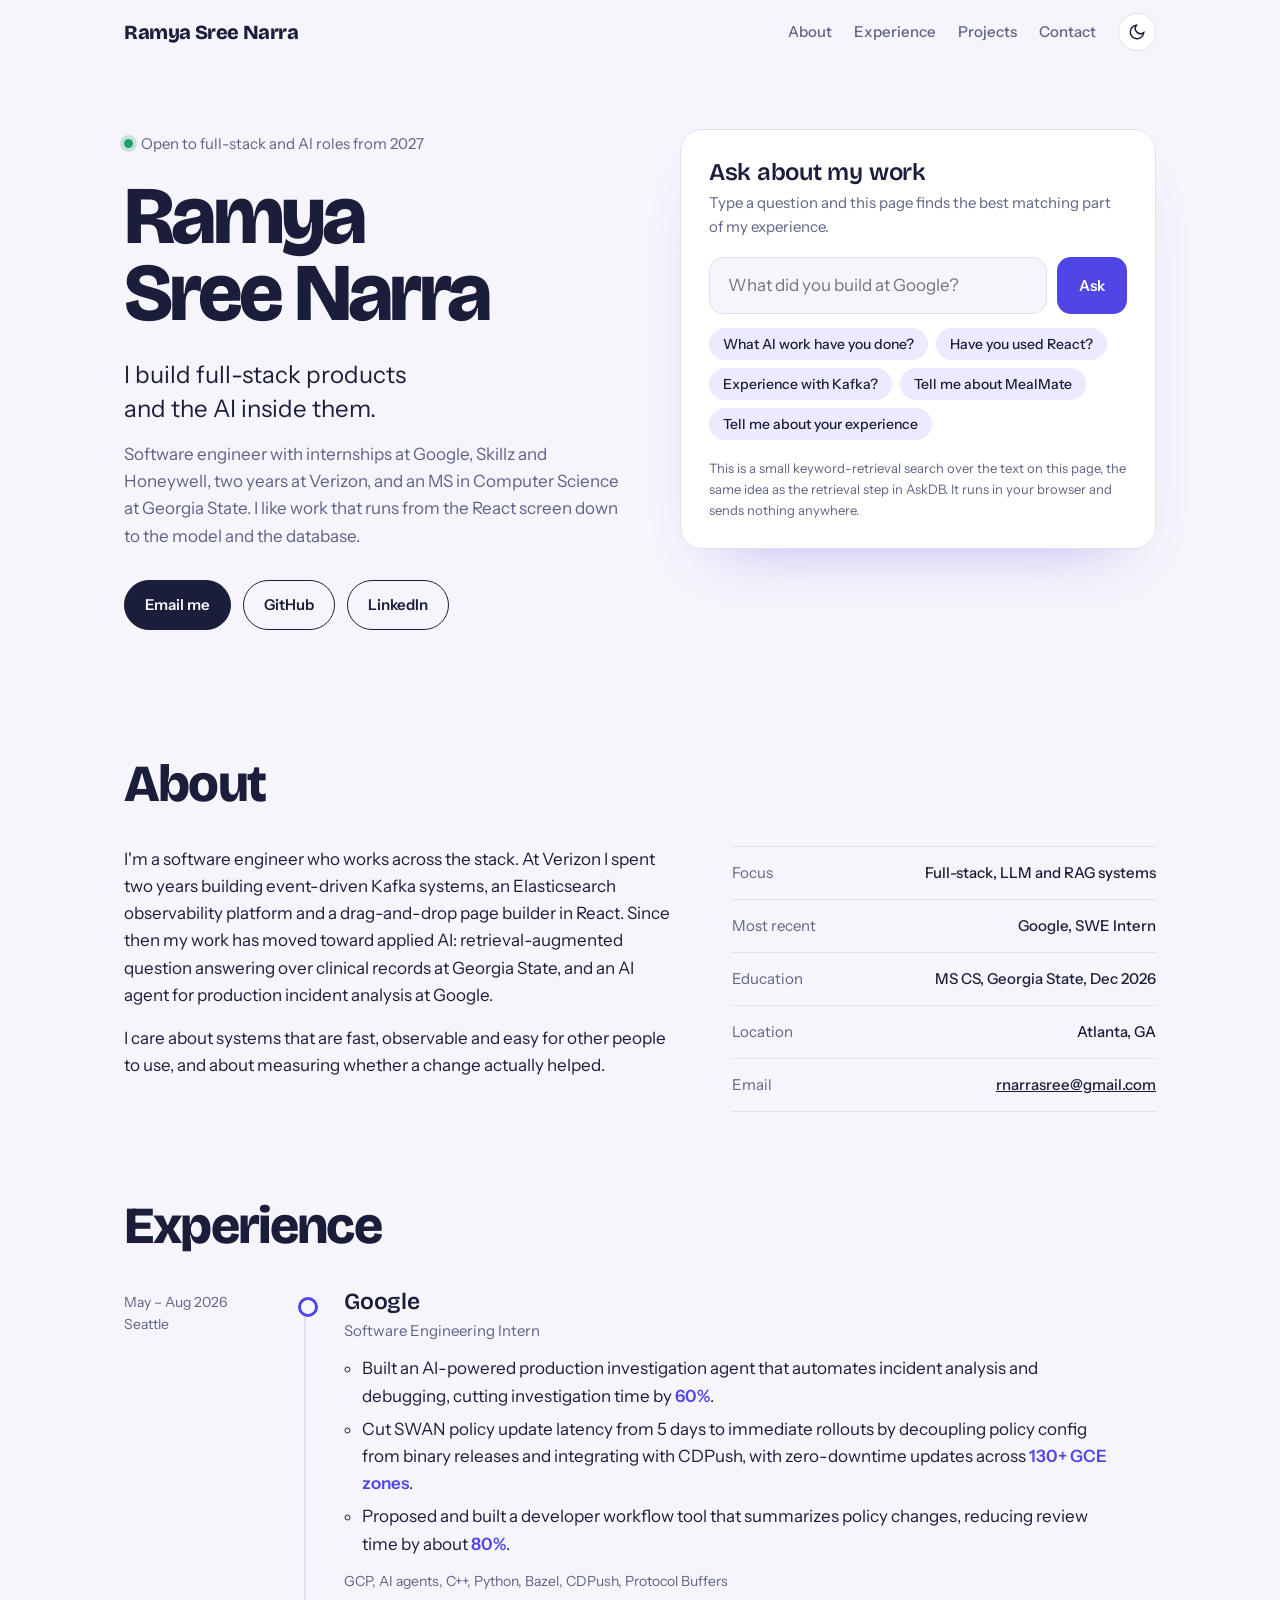
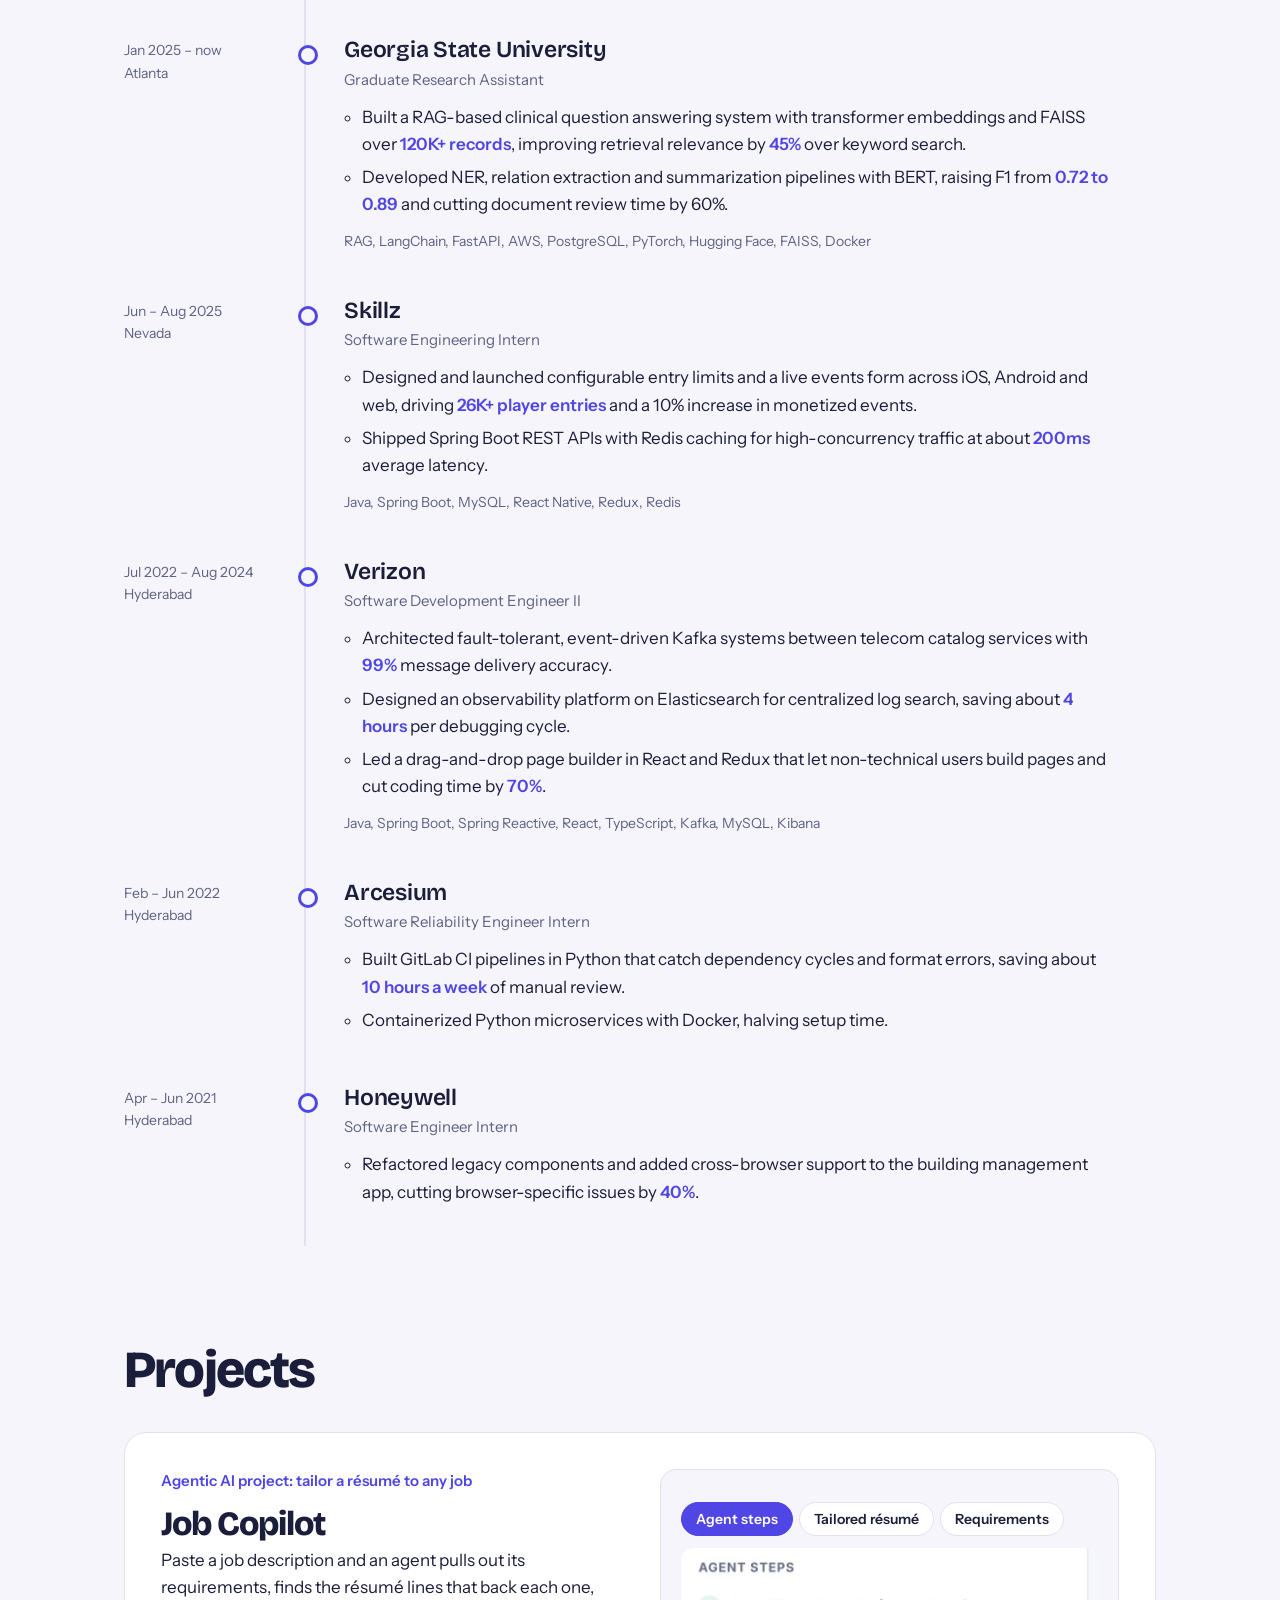
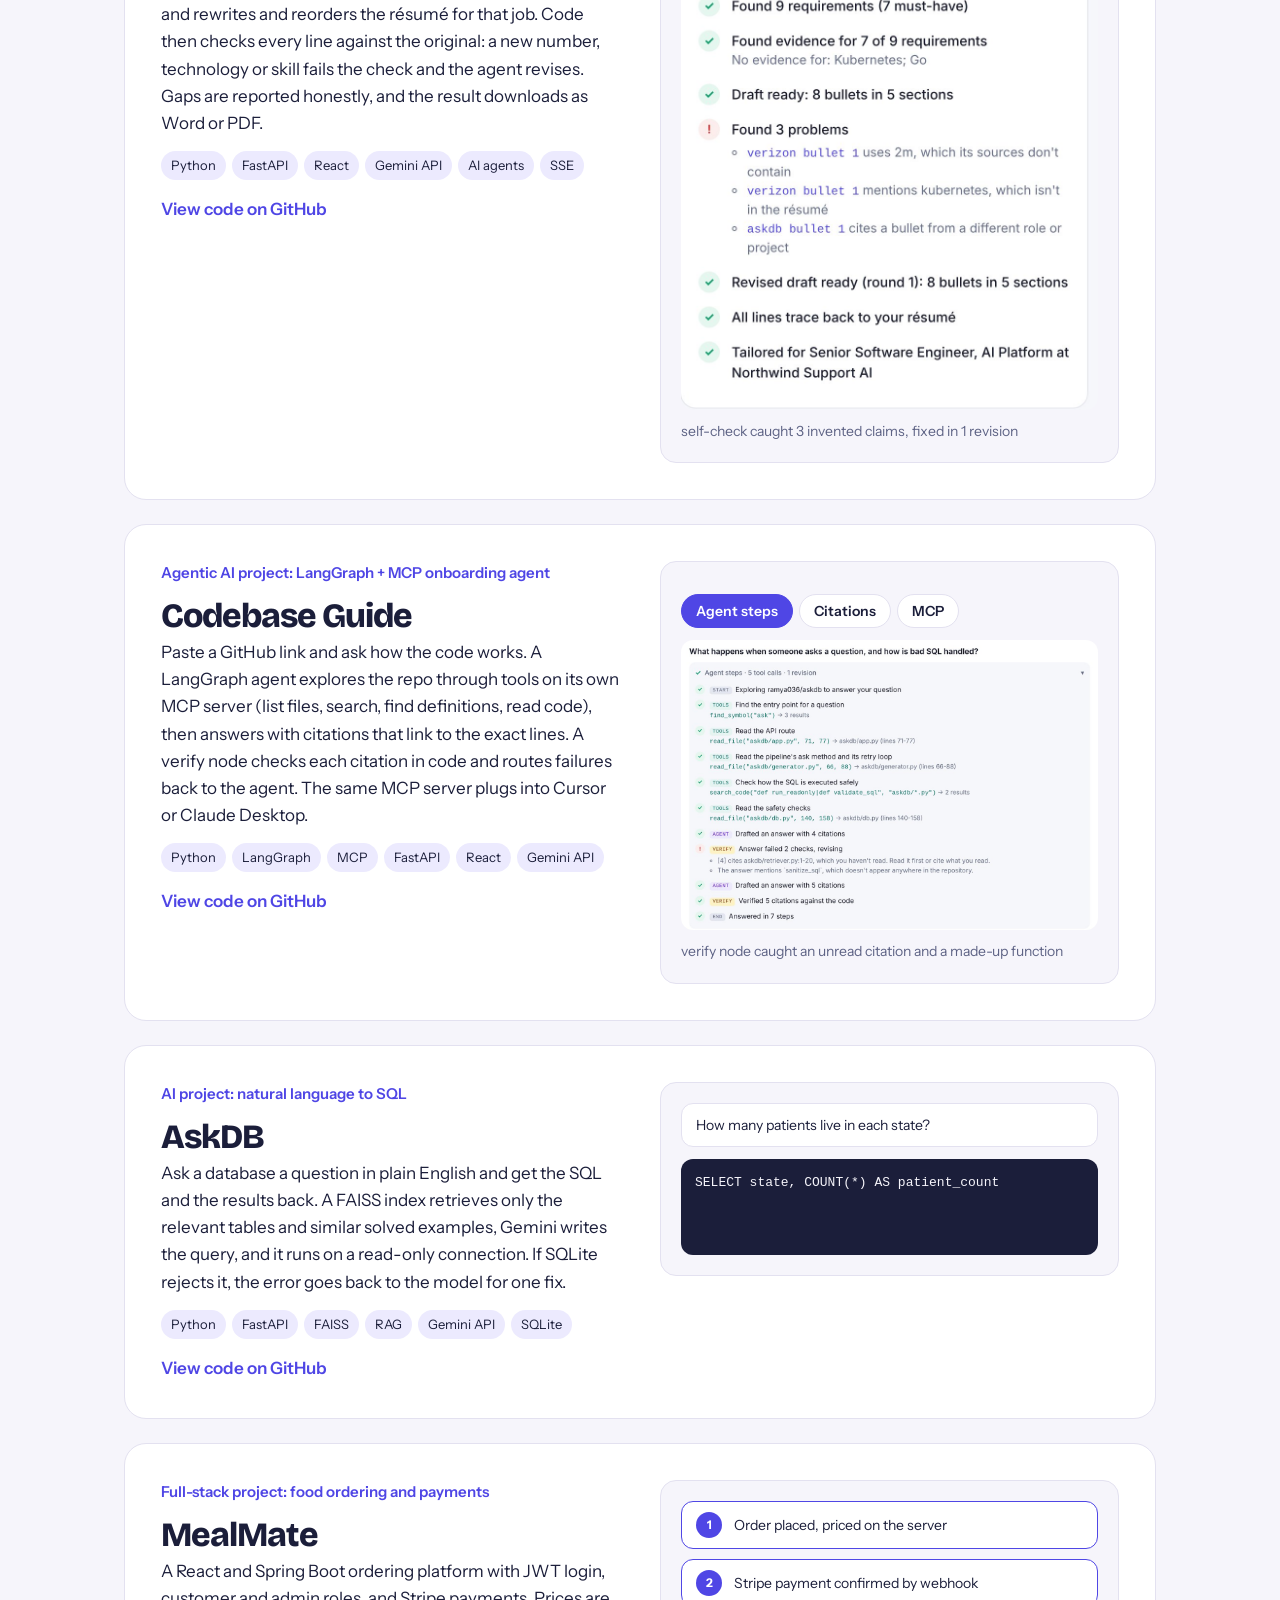
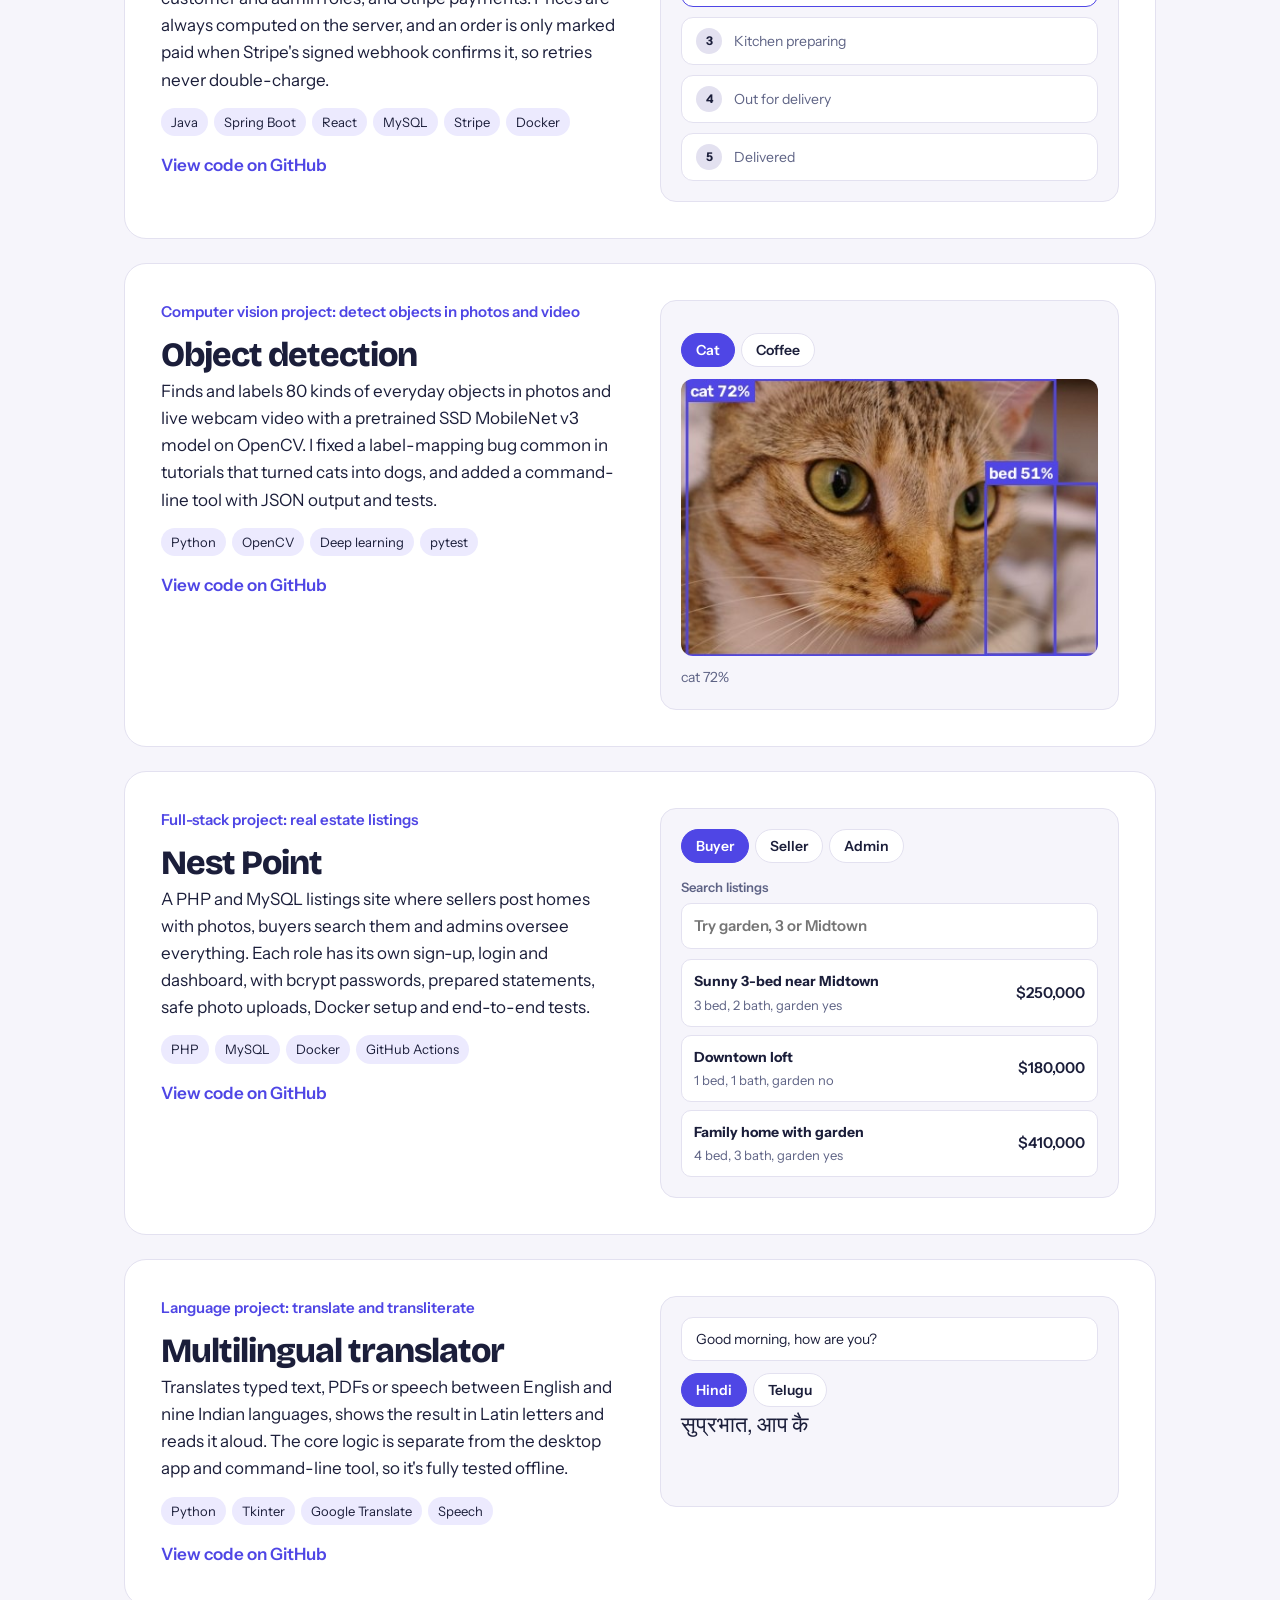
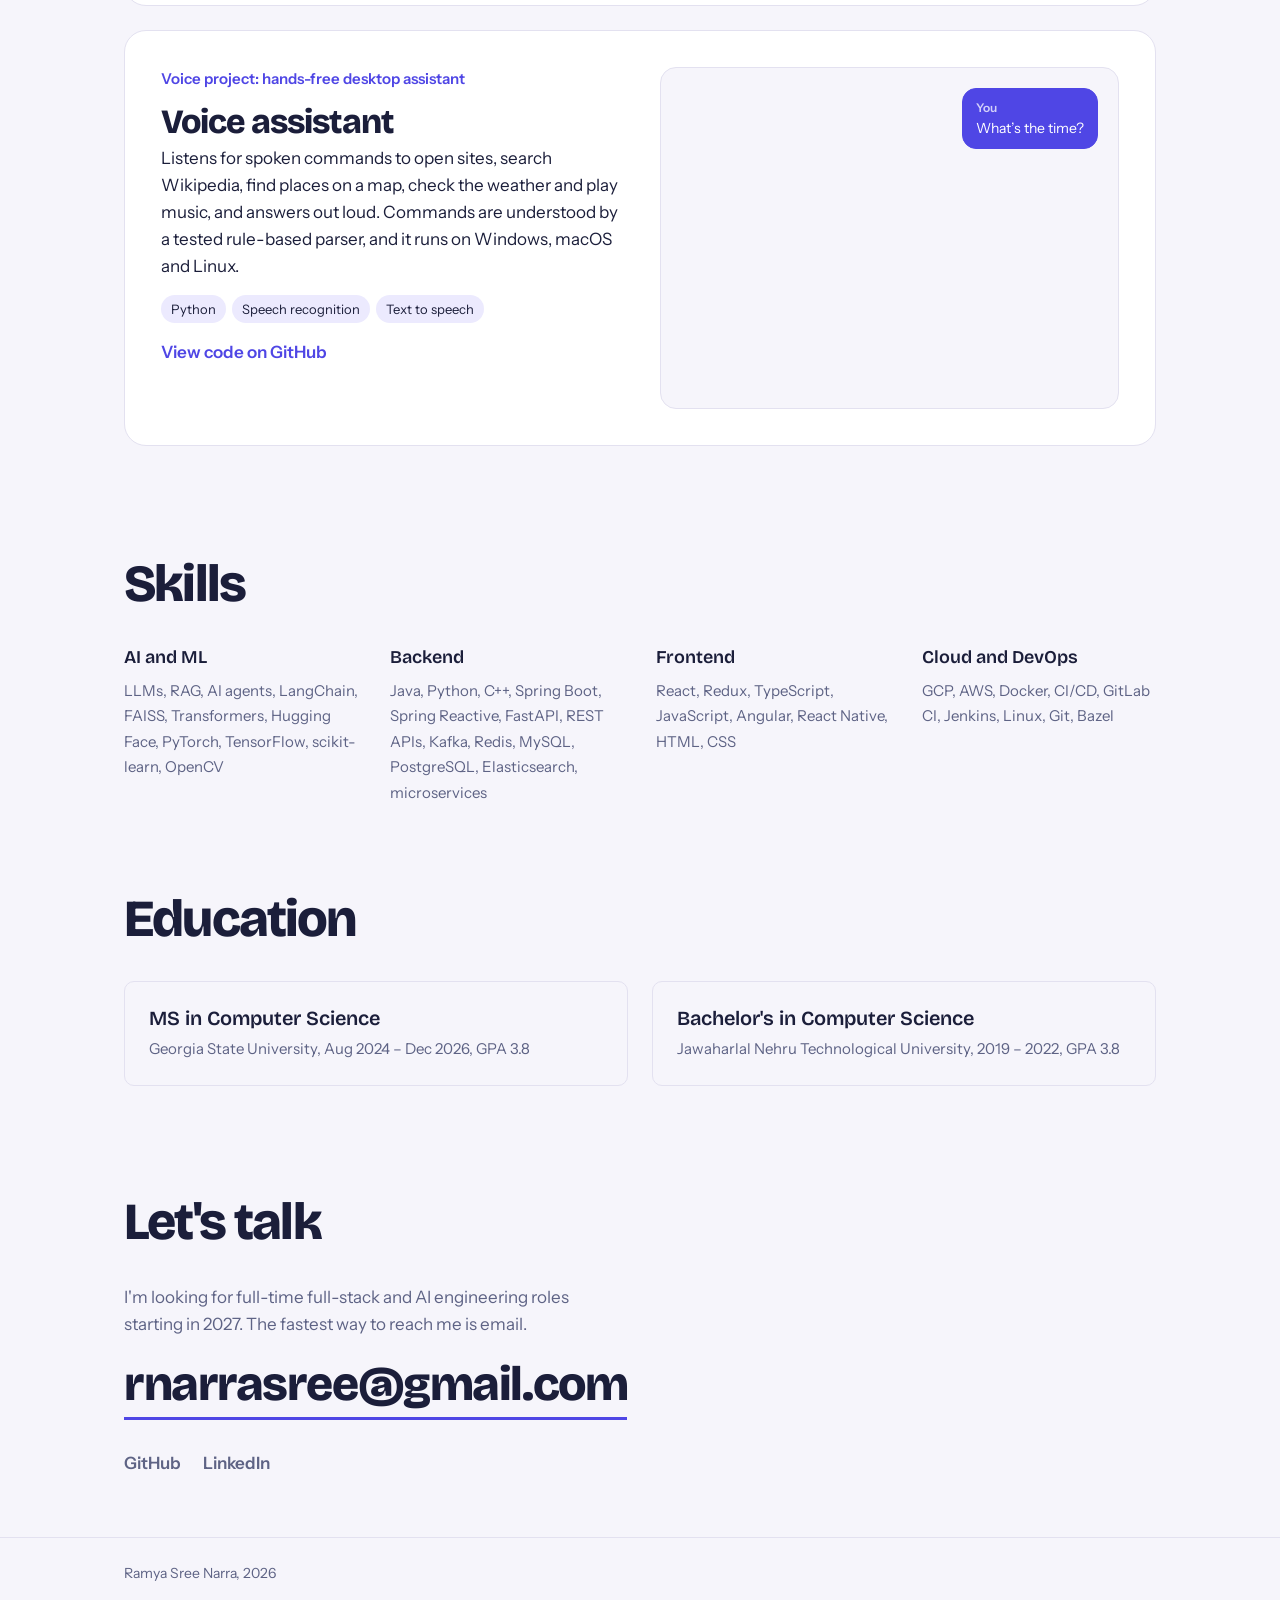
<file: index.html>
<!doctype html>
<html lang="en">
<head>
<meta charset="utf-8">
<meta name="viewport" content="width=device-width, initial-scale=1">
<title>Ramya Sree Narra — Full-Stack & AI Engineer</title>
<meta name="description" content="Ramya Sree Narra builds full-stack products and the AI inside them. Ex-Google SWE intern, MS CS at Georgia State. Open to full-stack and AI engineering roles.">
<meta property="og:title" content="Ramya Sree Narra — Full-Stack & AI Engineer">
<meta property="og:description" content="I build full-stack products and the AI inside them.">
<meta property="og:type" content="website">
<link rel="icon" href="data:image/svg+xml,%3Csvg xmlns='http://www.w3.org/2000/svg' viewBox='0 0 64 64'%3E%3Crect width='64' height='64' rx='14' fill='%234F46E5'/%3E%3Ctext x='50%25' y='56%25' text-anchor='middle' dominant-baseline='middle' font-family='Arial' font-weight='700' font-size='30' fill='white'%3ER%3C/text%3E%3C/svg%3E">
<link rel="preconnect" href="https://fonts.googleapis.com">
<link rel="preconnect" href="https://fonts.gstatic.com" crossorigin>
<link href="https://fonts.googleapis.com/css2?family=Bricolage+Grotesque:opsz,wght@12..96,400;12..96,600;12..96,800&family=Instrument+Sans:wght@400;500;600&display=swap" rel="stylesheet">
<style>
:root{
  --paper:#F6F5FB; --surface:#FFFFFF; --ink:#1B1E3A; --muted:#5E6385; --line:#E3E1F0;
  --accent:#4F46E5; --accent-soft:#ECEAFE; --mark:#FFC857; --mark-ink:#1B1E3A;
  --display:"Bricolage Grotesque", "Avenir Next", system-ui, sans-serif;
  --body:"Instrument Sans", "Segoe UI", system-ui, sans-serif;
  --radius-lg:22px; --radius-sm:10px;
  color-scheme: light;
}
@media (prefers-color-scheme: dark){
  :root:not([data-theme="light"]){
    --paper:#13152B; --surface:#1B1E3A; --ink:#ECEBF7; --muted:#A3A6C4; --line:#2C3054;
    --accent:#9A93FF; --accent-soft:#262A55; --mark:#FFC857; --mark-ink:#1B1E3A; color-scheme: dark;
  }
}
:root[data-theme="dark"]{
  --paper:#13152B; --surface:#1B1E3A; --ink:#ECEBF7; --muted:#A3A6C4; --line:#2C3054;
  --accent:#9A93FF; --accent-soft:#262A55; --mark:#FFC857; --mark-ink:#1B1E3A; color-scheme: dark;
}

*{box-sizing:border-box}
html{scroll-behavior:smooth}
body{margin:0;background:var(--paper);color:var(--ink);font:400 17px/1.6 var(--body);-webkit-font-smoothing:antialiased}
a{color:inherit}
:focus-visible{outline:3px solid var(--accent);outline-offset:3px;border-radius:6px}
.wrap{max-width:1080px;margin:0 auto;padding:0 24px}
.skip{position:absolute;left:-999px}
.skip:focus{left:16px;top:12px;background:var(--surface);padding:8px 12px;z-index:10}

/* Top bar */
.bar{position:sticky;top:0;z-index:5;background:color-mix(in srgb,var(--paper) 88%,transparent);backdrop-filter:blur(10px);border-bottom:1px solid transparent;transition:border-color .2s}
.bar.scrolled{border-bottom-color:var(--line)}
.bar .wrap{display:flex;align-items:center;justify-content:space-between;height:64px;gap:16px}
.logo{font:800 20px/1 var(--display);text-decoration:none;letter-spacing:-.02em}
.nav{display:flex;align-items:center;gap:22px}
.nav a{text-decoration:none;color:var(--muted);font-weight:500;font-size:15px}
.nav a:hover{color:var(--ink)}
.theme{border:1px solid var(--line);background:var(--surface);color:var(--ink);width:38px;height:38px;border-radius:50%;cursor:pointer;display:grid;place-items:center}
.theme svg{width:18px;height:18px}

/* Hero */
.hero{padding:64px 0 40px;display:grid;grid-template-columns:minmax(0,1.05fr) minmax(0,1fr);gap:56px;align-items:start}
@media (max-width: 1000px){.hero{grid-template-columns:1fr;gap:0}}
.status{display:inline-flex;align-items:center;gap:8px;font-size:15px;color:var(--muted);margin:0 0 22px}
.status i{width:9px;height:9px;border-radius:50%;background:#22A06B;box-shadow:0 0 0 4px color-mix(in srgb,#22A06B 22%,transparent)}
h1{font:800 clamp(48px,6.4vw,96px)/.94 var(--display);letter-spacing:-.045em;margin:0}
h1 span{white-space:nowrap}
h1 span{display:block}
.lede{font-size:clamp(19px,2.2vw,24px);line-height:1.45;max-width:30ch;text-wrap:balance;margin:26px 0 0;color:var(--ink)}
.lede-sub{color:var(--muted);max-width:60ch;margin:14px 0 0}
.actions{display:flex;flex-wrap:wrap;gap:12px;margin-top:30px}
.btn{display:inline-flex;align-items:center;gap:8px;padding:12px 20px;border-radius:999px;font-weight:600;font-size:15px;text-decoration:none;border:1.5px solid var(--ink);transition:background .15s,color .15s}
.btn.primary{background:var(--ink);color:var(--paper)}
.btn.primary:hover{background:var(--accent);border-color:var(--accent);color:#fff}
.btn:not(.primary):hover{background:var(--ink);color:var(--paper)}
.btn svg{width:18px;height:18px}

/* Ask */
.ask{margin-top:0;background:var(--surface);border:1px solid var(--line);border-radius:var(--radius-lg);padding:28px;box-shadow:0 30px 60px -40px color-mix(in srgb,var(--accent) 45%,transparent)}
.ask h2{font:600 24px/1.2 var(--display);margin:0 0 4px;letter-spacing:-.01em}
.ask p.hint{margin:0 0 18px;color:var(--muted);font-size:15px}
.ask form{display:flex;gap:10px}
.ask input{flex:1;min-width:0;font:inherit;font-size:17px;padding:14px 18px;border-radius:14px;border:1.5px solid var(--line);background:var(--paper);color:var(--ink)}
.ask input:focus{outline:none;border-color:var(--accent)}
.ask button[type=submit]{font:600 15px var(--body);padding:0 22px;border-radius:14px;border:0;background:var(--accent);color:#fff;cursor:pointer}
.chips{display:flex;flex-wrap:wrap;gap:8px;margin:14px 0 0;padding:0;list-style:none}
.chips button{font:500 14px var(--body);color:var(--ink);background:var(--accent-soft);border:0;border-radius:999px;padding:7px 14px;cursor:pointer}
.chips button:hover{background:var(--accent);color:#fff}
.answer{margin-top:22px;min-height:0}
.answer:empty{display:none}
.result{border-left:3px solid var(--accent);padding:4px 0 4px 18px;margin-top:14px}
.result:first-child{margin-top:0}
.result p{margin:0;max-width:72ch}
.result p + p{margin-top:8px}
.result .lead{font-weight:500}
.result .also{color:var(--muted);font-size:14px;margin-top:10px}
.also-list{margin:4px 0 0;padding-left:18px;color:var(--muted);font-size:15px}
.also-list li{margin:4px 0;max-width:68ch}
.also-list strong{color:var(--ink)}
.result .tools{font-size:14px;color:var(--muted)}
.result .src{display:block;margin-top:6px;font-size:14px;color:var(--muted)}
.result .src a{color:var(--accent);text-decoration:none;font-weight:600}
mark{background:var(--mark);color:var(--mark-ink);border-radius:3px;padding:0 2px}
.note{margin:18px 0 0;font-size:13px;color:var(--muted)}

/* Sections */
section{padding:88px 0 0}
h2.title{font:800 clamp(34px,5vw,52px)/1 var(--display);letter-spacing:-.035em;margin:0 0 36px}
.intro{display:grid;grid-template-columns:1.3fr 1fr;gap:56px;align-items:start}
.intro p{margin:0 0 16px;max-width:62ch}
.facts{margin:0;padding:0;list-style:none;border-top:1px solid var(--line)}
.facts li{display:flex;justify-content:space-between;gap:16px;padding:14px 0;border-bottom:1px solid var(--line);font-size:15px}
.facts span:first-child{color:var(--muted)}
.facts span:last-child{text-align:right;font-weight:500}

/* Timeline */
.timeline{list-style:none;margin:0;padding:0;position:relative}
.timeline::before{content:"";position:absolute;left:180px;top:10px;bottom:10px;width:2px;background:var(--line)}
.job{display:grid;grid-template-columns:180px 1fr;gap:0 40px;padding:0 0 44px;position:relative}
.job::before{content:"";position:absolute;left:174px;top:9px;width:14px;height:14px;border-radius:50%;background:var(--paper);border:3px solid var(--accent)}
.job .when{font-size:14px;color:var(--muted);padding-top:3px;padding-right:24px}
.job h3{font:600 23px/1.2 var(--display);margin:0;letter-spacing:-.01em}
.job .role{color:var(--muted);margin:4px 0 12px;font-size:15px}
.job ul{margin:0;padding-left:18px}
.job li{margin:6px 0;max-width:68ch}
.job li strong{color:var(--accent);font-weight:600}
.stack{margin:12px 0 0;font-size:14px;color:var(--muted)}

/* Projects */
.feature{display:grid;grid-template-columns:1fr 1fr;gap:40px;align-items:start;padding:36px;border-radius:var(--radius-lg);background:var(--surface);border:1px solid var(--line);margin-bottom:24px}
.feature h3{font:800 34px/1 var(--display);letter-spacing:-.03em;margin:0 0 6px}
.feature .kind{color:var(--accent);font-weight:600;font-size:15px;margin:0 0 14px}
.feature p{margin:0 0 12px}
.feature .links{display:flex;gap:18px;margin-top:16px}
.feature .links a{font-weight:600;color:var(--accent);text-decoration:none}
.feature .links a:hover{text-decoration:underline}
.tags{display:flex;flex-wrap:wrap;gap:6px;margin:14px 0 0;padding:0;list-style:none}
.tags li{font-size:13px;padding:4px 10px;border-radius:999px;background:var(--accent-soft)}
.demo{border-radius:16px;background:var(--paper);border:1px solid var(--line);padding:20px;font-size:14px}
.demo .q{background:var(--surface);border:1px solid var(--line);border-radius:12px;padding:10px 14px}
.demo pre{margin:12px 0 0;white-space:pre-wrap;font:13px/1.55 ui-monospace,SFMono-Regular,Menlo,monospace;background:var(--ink);color:var(--paper);border-radius:12px;padding:14px;min-height:96px}
.demo table{width:100%;border-collapse:collapse;margin-top:12px;font-size:13px}
.demo td,.demo th{padding:6px 8px;border-bottom:1px solid var(--line);text-align:left}
.steps{list-style:none;margin:0;padding:0;display:grid;gap:10px}
.steps li{display:flex;align-items:center;gap:12px;padding:10px 14px;border-radius:12px;background:var(--surface);border:1px solid var(--line);color:var(--muted);transition:all .3s}
.steps li b{width:26px;height:26px;border-radius:50%;display:grid;place-items:center;font-size:12px;background:var(--line);color:var(--ink);flex:none}
.steps li.on{color:var(--ink);border-color:var(--accent)}
.steps li.on b{background:var(--accent);color:#fff}
.demo img.shot{display:block;width:100%;border-radius:12px;margin-top:12px}
.demo .caption{margin:10px 0 0;color:var(--muted);font-size:14px}
.demo.live{padding:0;overflow:hidden}
.demo.live iframe{display:block;width:100%;border:0;background:#F6F5FB}
.tabs,.lang-btns{display:flex;gap:6px;flex-wrap:wrap}
.lang-btns{margin-top:12px}
.tabs button,.lang-btns button{font:600 14px var(--body);border:1px solid var(--line);background:var(--surface);color:var(--ink);border-radius:999px;padding:7px 14px;cursor:pointer}
.tabs button[aria-selected=true],.lang-btns button[aria-pressed=true]{background:var(--accent);border-color:var(--accent);color:#fff}
.tab-panel{margin-top:14px}
.mini-label{display:block;font-weight:600;font-size:13px;color:var(--muted)}
.mini-label input{display:block;width:100%;margin-top:6px;font:inherit;font-size:15px;color:var(--ink);padding:10px 12px;border-radius:10px;border:1.5px solid var(--line);background:var(--surface)}
.listings{list-style:none;margin:10px 0 0;padding:0;display:grid;gap:8px}
.listings li{display:grid;grid-template-columns:1fr auto;gap:2px 12px;padding:10px 12px;border-radius:10px;background:var(--surface);border:1px solid var(--line)}
.listings li span{color:var(--muted);font-size:13px}
.listings li .price{grid-row:1 / span 2;grid-column:2;align-self:center;color:var(--ink);font-weight:600;font-size:15px}
.listings li.none{display:block;color:var(--muted)}
.panel-note{margin:0 0 10px;color:var(--muted)}
.checklist{margin:0;padding-left:18px}
.checklist li{margin:4px 0}
.tr-native{font-size:22px;margin:16px 0 4px;min-height:1.4em}
.tr-roman{color:var(--muted);margin:0;min-height:1.4em}
.chat{display:flex;flex-direction:column;gap:8px;min-height:300px}
.bubble{max-width:85%;padding:9px 13px;border-radius:14px;background:var(--surface);border:1px solid var(--line);font-size:14px}
.bubble .who{display:block;font-size:12px;font-weight:600;color:var(--muted)}
.bubble.you{align-self:flex-end;background:var(--accent);border-color:var(--accent);color:#fff}
.bubble.you .who{color:rgba(255,255,255,.75)}
.bubble .action{display:block;margin-top:4px;font-size:12px;color:var(--accent);font-weight:600}
.more{list-style:none;margin:40px 0 0;padding:0;border-top:1px solid var(--line)}
.more li{display:grid;grid-template-columns:240px 1fr auto;gap:24px;align-items:baseline;padding:18px 0;border-bottom:1px solid var(--line)}
.more a.name{font:600 19px var(--display);text-decoration:none}
.more a.name:hover{color:var(--accent)}
.more span.tech{font-size:14px;color:var(--muted);white-space:nowrap}

/* Skills */
.skills{display:grid;grid-template-columns:repeat(4,1fr);gap:32px}
.skills h3{font:600 18px var(--display);margin:0 0 10px}
.skills p{margin:0;color:var(--muted);font-size:15px;line-height:1.7}

/* Education */
.edu{display:grid;grid-template-columns:1fr 1fr;gap:24px}
.edu div{padding:24px;border-radius:var(--radius-sm);border:1px solid var(--line)}
.edu h3{font:600 20px/1.25 var(--display);margin:0 0 6px}
.edu p{margin:0;color:var(--muted);font-size:15px}

/* Contact */
.contact{padding:110px 0 60px}
.contact p{max-width:46ch;color:var(--muted);margin:0 0 20px}
.mail{display:inline-block;font:800 clamp(26px,4.2vw,48px)/1.1 var(--display);letter-spacing:-.03em;text-decoration:none;border-bottom:3px solid var(--accent);padding-bottom:6px;word-break:break-all}
.mail:hover{color:var(--accent)}
.socials{display:flex;gap:22px;margin-top:30px}
.socials a{font-weight:600;text-decoration:none;color:var(--muted)}
.socials a:hover{color:var(--ink)}
footer{border-top:1px solid var(--line);padding:24px 0 40px;color:var(--muted);font-size:14px}

/* Load sequence: one orchestrated moment */
.reveal{opacity:0;transform:translateY(14px);animation:rise .7s cubic-bezier(.2,.7,.2,1) forwards}
.d1{animation-delay:.05s}.d2{animation-delay:.18s}.d3{animation-delay:.3s}.d4{animation-delay:.42s}.d5{animation-delay:.56s}
@keyframes rise{to{opacity:1;transform:none}}
@media (prefers-reduced-motion: reduce){
  html{scroll-behavior:auto}
  .reveal{animation:none;opacity:1;transform:none}
  .steps li{transition:none}
}

@media (max-width: 1000px){.ask{margin-top:48px}}
@media (max-width: 860px){
  .nav a:not(.keep){display:none}
  .intro,.feature,.edu{grid-template-columns:1fr}
  .feature{padding:24px}
  .skills{grid-template-columns:1fr 1fr}
  .timeline::before{left:6px}
  .job{grid-template-columns:1fr;padding-left:32px}
  .job::before{left:0}
  .job .when{padding:0 0 4px}
  .more li{grid-template-columns:1fr;gap:4px}
}
@media (max-width: 520px){
  body{font-size:16px}
  .wrap{padding:0 16px}
  .hero{padding-top:44px}
  .ask{padding:20px}
  .ask form{flex-direction:column}
  .ask button[type=submit]{padding:13px}
  .skills{grid-template-columns:1fr}
}
</style>
</head>
<body>
<a class="skip" href="#main">Skip to content</a>

<header class="bar" id="bar">
  <div class="wrap">
    <a class="logo" href="#top">Ramya Sree Narra</a>
    <nav class="nav" aria-label="Main">
      <a href="#about">About</a>
      <a href="#experience">Experience</a>
      <a href="#projects">Projects</a>
      <a class="keep" href="#contact">Contact</a>
      <button class="theme" id="theme" type="button" aria-label="Switch color theme">
        <svg viewBox="0 0 24 24" fill="none" stroke="currentColor" stroke-width="2" stroke-linecap="round"><path d="M21 12.8A9 9 0 1 1 11.2 3a7 7 0 0 0 9.8 9.8z"/></svg>
      </button>
    </nav>
  </div>
</header>

<main id="main">
<div class="wrap" id="top">
  <div class="hero">
    <div class="hero-text">
    <p class="status reveal d1"><i aria-hidden="true"></i>Open to full-stack and AI roles from 2027</p>
    <h1 class="reveal d2"><span>Ramya</span><span>Sree Narra</span></h1>
    <p class="lede reveal d3">I build full-stack products and the AI inside them.</p>
    <p class="lede-sub reveal d3">Software engineer with internships at Google, Skillz and Honeywell, two years at Verizon, and an MS in Computer Science at Georgia State. I like work that runs from the React screen down to the model and the database.</p>
    <div class="actions reveal d4">
      <a class="btn primary" href="mailto:rnarrasree@gmail.com">Email me</a>
      <a class="btn" href="https://github.com/ramya036" target="_blank" rel="noopener">GitHub</a>
      <a class="btn" href="https://linkedin.com/in/ramyasreenarra" target="_blank" rel="noopener">LinkedIn</a>
    </div>
    </div>

    <div class="ask reveal d5" aria-labelledby="ask-title">
      <h2 id="ask-title">Ask about my work</h2>
      <p class="hint">Type a question and this page finds the best matching part of my experience.</p>
      <form id="ask-form" autocomplete="off">
        <label for="q" class="skip">Your question</label>
        <input id="q" name="q" type="text" placeholder="What did you build at Google?" maxlength="200">
        <button type="submit">Ask</button>
      </form>
      <ul class="chips" aria-label="Example questions">
        <li><button type="button">What AI work have you done?</button></li>
        <li><button type="button">Have you used React?</button></li>
        <li><button type="button">Experience with Kafka?</button></li>
        <li><button type="button">Tell me about MealMate</button></li>
        <li><button type="button">Tell me about your experience</button></li>
      </ul>
      <div class="answer" id="answer" aria-live="polite"></div>
      <p class="note">This is a small keyword-retrieval search over the text on this page, the same idea as the retrieval step in AskDB. It runs in your browser and sends nothing anywhere.</p>
    </div>
  </div>
</div>

<section id="about">
  <div class="wrap">
  <h2 class="title">About</h2>
  <div class="intro">
    <div>
      <p>I'm a software engineer who works across the stack. At Verizon I spent two years building event-driven Kafka systems, an Elasticsearch observability platform and a drag-and-drop page builder in React. Since then my work has moved toward applied AI: retrieval-augmented question answering over clinical records at Georgia State, and an AI agent for production incident analysis at Google.</p>
      <p>I care about systems that are fast, observable and easy for other people to use, and about measuring whether a change actually helped.</p>
    </div>
    <ul class="facts" aria-label="Quick facts">
      <li><span>Focus</span><span>Full-stack, LLM and RAG systems</span></li>
      <li><span>Most recent</span><span>Google, SWE Intern</span></li>
      <li><span>Education</span><span>MS CS, Georgia State, Dec 2026</span></li>
      <li><span>Location</span><span>Atlanta, GA</span></li>
      <li><span>Email</span><span><a href="mailto:rnarrasree@gmail.com">rnarrasree@gmail.com</a></span></li>
    </ul>
  </div>
  </div>
</section>

<section id="experience">
  <div class="wrap">
    <h2 class="title">Experience</h2>
    <ol class="timeline">
      <li class="job" data-src="Experience, Google">
        <div class="when">May – Aug 2026<br>Seattle</div>
        <div>
          <h3>Google</h3>
          <p class="role">Software Engineering Intern</p>
          <ul>
            <li>Built an AI-powered production investigation agent that automates incident analysis and debugging, cutting investigation time by <strong>60%</strong>.</li>
            <li>Cut SWAN policy update latency from 5 days to immediate rollouts by decoupling policy config from binary releases and integrating with CDPush, with zero-downtime updates across <strong>130+ GCE zones</strong>.</li>
            <li>Proposed and built a developer workflow tool that summarizes policy changes, reducing review time by about <strong>80%</strong>.</li>
          </ul>
          <p class="stack">GCP, AI agents, C++, Python, Bazel, CDPush, Protocol Buffers</p>
        </div>
      </li>
      <li class="job" data-src="Experience, Georgia State University">
        <div class="when">Jan 2025 – now<br>Atlanta</div>
        <div>
          <h3>Georgia State University</h3>
          <p class="role">Graduate Research Assistant</p>
          <ul>
            <li>Built a RAG-based clinical question answering system with transformer embeddings and FAISS over <strong>120K+ records</strong>, improving retrieval relevance by <strong>45%</strong> over keyword search.</li>
            <li>Developed NER, relation extraction and summarization pipelines with BERT, raising F1 from <strong>0.72 to 0.89</strong> and cutting document review time by 60%.</li>
          </ul>
          <p class="stack">RAG, LangChain, FastAPI, AWS, PostgreSQL, PyTorch, Hugging Face, FAISS, Docker</p>
        </div>
      </li>
      <li class="job" data-src="Experience, Skillz">
        <div class="when">Jun – Aug 2025<br>Nevada</div>
        <div>
          <h3>Skillz</h3>
          <p class="role">Software Engineering Intern</p>
          <ul>
            <li>Designed and launched configurable entry limits and a live events form across iOS, Android and web, driving <strong>26K+ player entries</strong> and a 10% increase in monetized events.</li>
            <li>Shipped Spring Boot REST APIs with Redis caching for high-concurrency traffic at about <strong>200ms</strong> average latency.</li>
          </ul>
          <p class="stack">Java, Spring Boot, MySQL, React Native, Redux, Redis</p>
        </div>
      </li>
      <li class="job" data-src="Experience, Verizon">
        <div class="when">Jul 2022 – Aug 2024<br>Hyderabad</div>
        <div>
          <h3>Verizon</h3>
          <p class="role">Software Development Engineer II</p>
          <ul>
            <li>Architected fault-tolerant, event-driven Kafka systems between telecom catalog services with <strong>99%</strong> message delivery accuracy.</li>
            <li>Designed an observability platform on Elasticsearch for centralized log search, saving about <strong>4 hours</strong> per debugging cycle.</li>
            <li>Led a drag-and-drop page builder in React and Redux that let non-technical users build pages and cut coding time by <strong>70%</strong>.</li>
          </ul>
          <p class="stack">Java, Spring Boot, Spring Reactive, React, TypeScript, Kafka, MySQL, Kibana</p>
        </div>
      </li>
      <li class="job" data-src="Experience, Arcesium">
        <div class="when">Feb – Jun 2022<br>Hyderabad</div>
        <div>
          <h3>Arcesium</h3>
          <p class="role">Software Reliability Engineer Intern</p>
          <ul>
            <li>Built GitLab CI pipelines in Python that catch dependency cycles and format errors, saving about <strong>10 hours a week</strong> of manual review.</li>
            <li>Containerized Python microservices with Docker, halving setup time.</li>
          </ul>
        </div>
      </li>
      <li class="job" data-src="Experience, Honeywell">
        <div class="when">Apr – Jun 2021<br>Hyderabad</div>
        <div>
          <h3>Honeywell</h3>
          <p class="role">Software Engineer Intern</p>
          <ul>
            <li>Refactored legacy components and added cross-browser support to the building management app, cutting browser-specific issues by <strong>40%</strong>.</li>
          </ul>
        </div>
      </li>
    </ol>
  </div>
</section>

<section id="projects">
  <div class="wrap">
    <h2 class="title">Projects</h2>
    <div id="project-list"></div>
  </div>
</section>

<!-- Demo panels. A project's "demo" field picks one of these by id, or uses
     { type: "image" } or { type: "live" } for projects without a custom demo. -->
<template id="demo-askdb">
  <div class="q">How many patients live in each state?</div>
  <pre class="askdb-sql" aria-label="Generated SQL"></pre>
  <table class="askdb-rows" hidden><tr><th>state</th><th>patient_count</th></tr><tr><td>GA</td><td>81</td></tr><tr><td>TX</td><td>42</td></tr><tr><td>WA</td><td>39</td></tr></table>
</template>

<template id="demo-mealmate">
  <ol class="steps">
    <li><b>1</b>Order placed, priced on the server</li>
    <li><b>2</b>Stripe payment confirmed by webhook</li>
    <li><b>3</b>Kitchen preparing</li>
    <li><b>4</b>Out for delivery</li>
    <li><b>5</b>Delivered</li>
  </ol>
</template>

<template id="demo-nestpoint">
  <div class="tabs" role="tablist" aria-label="Sign in as">
    <button role="tab" aria-selected="true" data-tab="buyer">Buyer</button>
    <button role="tab" aria-selected="false" data-tab="seller">Seller</button>
    <button role="tab" aria-selected="false" data-tab="admin">Admin</button>
  </div>
  <div class="tab-panel" data-panel="buyer">
    <label class="mini-label">Search listings<input class="np-search" type="search" placeholder="Try garden, 3 or Midtown"></label>
    <ul class="listings"></ul>
  </div>
  <div class="tab-panel" data-panel="seller" hidden>
    <p class="panel-note">Sellers add a listing with a photo, then manage it from their dashboard.</p>
    <ul class="checklist"><li>Name, address and age of the home</li><li>Bedrooms, bathrooms, garden and parking</li><li>Price and one JPG, PNG or WEBP photo</li><li>Delete a listing they no longer need</li></ul>
  </div>
  <div class="tab-panel" data-panel="admin" hidden>
    <p class="panel-note">Admins see every listing on the platform. Every page checks the signed-in role and sends anyone else to the right login.</p>
    <ul class="checklist"><li>Passwords stored as bcrypt hashes</li><li>Prepared statements on every query</li><li>End-to-end tests run on every push</li></ul>
  </div>
</template>

<template id="demo-translator">
  <div class="q">Good morning, how are you?</div>
  <div class="lang-btns" role="group" aria-label="Translate to">
    <button type="button" aria-pressed="true" data-lang="hi">Hindi</button>
    <button type="button" aria-pressed="false" data-lang="te">Telugu</button>
  </div>
  <p class="tr-native" lang="hi"></p>
  <p class="tr-roman"></p>
</template>

<template id="demo-assistant">
  <div class="chat" aria-label="Example conversation"></div>
</template>

<script>
/* ======================================================================
   EDIT YOUR PROJECTS HERE. Order on the page = order in this list.
   To swap a project for a job description, change or replace one entry.

   name, kind ("Area project: what it is"), description, tags,
   code (GitHub link), live (optional demo link), and demo:
     "askdb" | "mealmate" | "nestpoint" | "translator" | "assistant"   custom demos below
     { type: "image", images: [{ src, alt, label, caption }] }          screenshots with tabs
     { type: "live", url, height }                                       embedded live app
   ====================================================================== */
const PROJECTS = [
  {
    name: "Job Copilot",
    kind: "Agentic AI project: tailor a résumé to any job",
    description: "Paste a job description and an agent pulls out its requirements, finds the résumé lines that back each one, and rewrites and reorders the résumé for that job. Code then checks every line against the original: a new number, technology or skill fails the check and the agent revises. Gaps are reported honestly, and the result downloads as Word or PDF.",
    tags: ["Python", "FastAPI", "React", "Gemini API", "AI agents", "SSE"],
    code: "https://github.com/ramya036/job-copilot",
    demo: { type: "image", images: [
      { src: "img/jobcopilot_steps.jpg", alt: "Agent steps: the self-check finds three invented claims and the agent revises", label: "Agent steps", caption: "self-check caught 3 invented claims, fixed in 1 revision" },
      { src: "img/jobcopilot_tailored.jpg", alt: "The tailored résumé with download buttons", label: "Tailored résumé", caption: "reordered and reworded for the job, downloads as Word or PDF" },
      { src: "img/jobcopilot_requirements.jpg", alt: "Each job requirement with the résumé lines that support it", label: "Requirements", caption: "7 of 9 backed; Kubernetes and Go reported as gaps" },
    ] },
  },
  {
    name: "Codebase Guide",
    kind: "Agentic AI project: LangGraph + MCP onboarding agent",
    description: "Paste a GitHub link and ask how the code works. A LangGraph agent explores the repo through tools on its own MCP server (list files, search, find definitions, read code), then answers with citations that link to the exact lines. A verify node checks each citation in code and routes failures back to the agent. The same MCP server plugs into Cursor or Claude Desktop.",
    tags: ["Python", "LangGraph", "MCP", "FastAPI", "React", "Gemini API"],
    code: "https://github.com/ramya036/codebase-guide",
    demo: { type: "image", images: [
      { src: "img/codebaseguide_answer.jpg", alt: "LangGraph steps tagged agent, tools and verify, with a failed verification and a revision", label: "Agent steps", caption: "verify node caught an unread citation and a made-up function" },
      { src: "img/codebaseguide_citations.jpg", alt: "Answer citations showing the exact code lines", label: "Citations", caption: "every claim links to the lines it came from" },
      { src: "img/codebaseguide_mcp.jpg", alt: "MCP config for adding the tools to an editor", label: "MCP", caption: "the same tools as an MCP server for your editor" },
    ] },
  },
  {
    name: "AskDB",
    kind: "AI project: natural language to SQL",
    description: "Ask a database a question in plain English and get the SQL and the results back. A FAISS index retrieves only the relevant tables and similar solved examples, Gemini writes the query, and it runs on a read-only connection. If SQLite rejects it, the error goes back to the model for one fix.",
    tags: ["Python", "FastAPI", "FAISS", "RAG", "Gemini API", "SQLite"],
    code: "https://github.com/ramya036/askdb",
    demo: "askdb",
  },
  {
    name: "MealMate",
    kind: "Full-stack project: food ordering and payments",
    description: "A React and Spring Boot ordering platform with JWT login, customer and admin roles, and Stripe payments. Prices are always computed on the server, and an order is only marked paid when Stripe's signed webhook confirms it, so retries never double-charge.",
    tags: ["Java", "Spring Boot", "React", "MySQL", "Stripe", "Docker"],
    code: "https://github.com/ramya036/mealmate",
    demo: "mealmate",
  },
  {
    name: "Object detection",
    kind: "Computer vision project: detect objects in photos and video",
    description: "Finds and labels 80 kinds of everyday objects in photos and live webcam video with a pretrained SSD MobileNet v3 model on OpenCV. I fixed a label-mapping bug common in tutorials that turned cats into dogs, and added a command-line tool with JSON output and tests.",
    tags: ["Python", "OpenCV", "Deep learning", "pytest"],
    code: "https://github.com/ramya036/object-detection-opencv",
    demo: { type: "image", images: [
      { src: "img/cat_detected.jpg", alt: "A cat detected with 72% confidence", label: "Cat", caption: "cat 72%" },
      { src: "img/coffee_detected.jpg", alt: "A cup detected with 82% confidence", label: "Coffee", caption: "cup 82%, dining table 57%" },
    ] },
  },
  {
    name: "Nest Point",
    kind: "Full-stack project: real estate listings",
    description: "A PHP and MySQL listings site where sellers post homes with photos, buyers search them and admins oversee everything. Each role has its own sign-up, login and dashboard, with bcrypt passwords, prepared statements, safe photo uploads, Docker setup and end-to-end tests.",
    tags: ["PHP", "MySQL", "Docker", "GitHub Actions"],
    code: "https://github.com/ramya036/nestpoint-real-estate",
    demo: "nestpoint",
  },
  {
    name: "Multilingual translator",
    kind: "Language project: translate and transliterate",
    description: "Translates typed text, PDFs or speech between English and nine Indian languages, shows the result in Latin letters and reads it aloud. The core logic is separate from the desktop app and command-line tool, so it's fully tested offline.",
    tags: ["Python", "Tkinter", "Google Translate", "Speech"],
    code: "https://github.com/ramya036/multilingual-translator",
    demo: "translator",
  },
  {
    name: "Voice assistant",
    kind: "Voice project: hands-free desktop assistant",
    description: "Listens for spoken commands to open sites, search Wikipedia, find places on a map, check the weather and play music, and answers out loud. Commands are understood by a tested rule-based parser, and it runs on Windows, macOS and Linux.",
    tags: ["Python", "Speech recognition", "Text to speech"],
    code: "https://github.com/ramya036/voice-assistant",
    demo: "assistant",
  },
];

(() => {
  const list = document.getElementById("project-list");
  const esc = s => String(s).replace(/[&<>"]/g, c => ({ "&": "&amp;", "<": "&lt;", ">": "&gt;", '"': "&quot;" }[c]));
  PROJECTS.forEach(p => {
    const el = document.createElement("article");
    el.className = "feature";
    el.dataset.src = "Projects, " + p.name;
    const links = ['<a href="' + esc(p.code) + '" target="_blank" rel="noopener">View code on GitHub</a>']
      .concat(p.live ? ['<a href="' + esc(p.live) + '" target="_blank" rel="noopener">Open live demo</a>'] : []);
    el.innerHTML =
      '<div><p class="kind">' + esc(p.kind) + '</p><h3>' + esc(p.name) + '</h3><p>' + esc(p.description) + '</p>' +
      '<ul class="tags">' + p.tags.map(t => '<li>' + esc(t) + '</li>').join("") + '</ul>' +
      '<div class="links">' + links.join("") + '</div></div>';
    const demo = document.createElement("div");
    demo.className = "demo";
    demo.setAttribute("aria-label", p.name + " demo");
    if (typeof p.demo === "string") {
      demo.append(document.getElementById("demo-" + p.demo).content.cloneNode(true));
      demo.dataset.play = p.demo;
    } else if (p.demo && p.demo.type === "image") {
      const imgs = p.demo.images;
      demo.innerHTML = (imgs.length > 1 ? '<div class="lang-btns" role="group" aria-label="Example">' +
          imgs.map((im, i) => '<button type="button" aria-pressed="' + (i === 0) + '" data-i="' + i + '">' + esc(im.label) + '</button>').join("") + '</div>' : "") +
        '<img class="shot" loading="lazy" src="' + esc(imgs[0].src) + '" alt="' + esc(imgs[0].alt) + '">' +
        '<p class="caption">' + esc(imgs[0].caption || "") + '</p>';
      demo.dataset.play = "image";
      demo._images = imgs;
    } else if (p.demo && p.demo.type === "live") {
      demo.classList.add("live");
      demo.innerHTML = '<iframe loading="lazy" title="' + esc(p.name) + ' live demo" src="' + esc(p.demo.url) + '?embed=1" style="height:' + (p.demo.height || 520) + 'px"></iframe>';
    }
    el.append(demo);
    list.append(el);
  });
})();
</script>

<section id="skills">
  <div class="wrap">
    <h2 class="title">Skills</h2>
    <div class="skills">
      <div data-src="Skills, AI and ML"><h3>AI and ML</h3><p>LLMs, RAG, AI agents, LangChain, FAISS, Transformers, Hugging Face, PyTorch, TensorFlow, scikit-learn, OpenCV</p></div>
      <div data-src="Skills, Backend"><h3>Backend</h3><p>Java, Python, C++, Spring Boot, Spring Reactive, FastAPI, REST APIs, Kafka, Redis, MySQL, PostgreSQL, Elasticsearch, microservices</p></div>
      <div data-src="Skills, Frontend"><h3>Frontend</h3><p>React, Redux, TypeScript, JavaScript, Angular, React Native, HTML, CSS</p></div>
      <div data-src="Skills, Cloud and DevOps"><h3>Cloud and DevOps</h3><p>GCP, AWS, Docker, CI/CD, GitLab CI, Jenkins, Linux, Git, Bazel</p></div>
    </div>
  </div>
</section>

<section id="education">
  <div class="wrap">
    <h2 class="title">Education</h2>
    <div class="edu">
      <div data-src="Education, Georgia State University"><h3>MS in Computer Science</h3><p>Georgia State University, Aug 2024 – Dec 2026, GPA 3.8</p></div>
      <div data-src="Education, JNTU"><h3>Bachelor's in Computer Science</h3><p>Jawaharlal Nehru Technological University, 2019 – 2022, GPA 3.8</p></div>
    </div>
  </div>
</section>

<section class="contact" id="contact">
  <div class="wrap">
    <h2 class="title">Let's talk</h2>
    <p>I'm looking for full-time full-stack and AI engineering roles starting in 2027. The fastest way to reach me is email.</p>
    <a class="mail" href="mailto:rnarrasree@gmail.com">rnarrasree@gmail.com</a>
    <div class="socials">
      <a href="https://github.com/ramya036" target="_blank" rel="noopener">GitHub</a>
      <a href="https://linkedin.com/in/ramyasreenarra" target="_blank" rel="noopener">LinkedIn</a>
    </div>
  </div>
</section>
</main>

<footer>
  <div class="wrap">Ramya Sree Narra, 2026</div>
</footer>

<script>
(() => {
  const reduced = matchMedia('(prefers-reduced-motion: reduce)').matches;

  // Theme toggle (remembered per visitor)
  const root = document.documentElement;
  try { const t = localStorage.getItem('theme'); if (t) root.dataset.theme = t; } catch (e) {}
  document.getElementById('theme').addEventListener('click', () => {
    const dark = root.dataset.theme ? root.dataset.theme === 'dark'
      : matchMedia('(prefers-color-scheme: dark)').matches;
    root.dataset.theme = dark ? 'light' : 'dark';
    try { localStorage.setItem('theme', root.dataset.theme); } catch (e) {}
  });

  // Top bar border on scroll
  const bar = document.getElementById('bar');
  addEventListener('scroll', () => bar.classList.toggle('scrolled', scrollY > 8), { passive: true });

  // ---- Ask about my work: tiny TF-IDF retrieval over this page ----
  const STOP = new Set('a an and are at be by can could did do does for from had has have how i in is it its me my of on or so tell that the their them this to was what when where which who why with you your about any ever done work worked use used using build built make made create created develop developed'.split(' '));
  const SYN = {
    ai:['llm','rag','agent','ml','transformers','gemini','faiss','nlp','bert'], ml:['ai','pytorch','tensorflow','opencv'],
    llm:['rag','gemini','langchain','ai'], genai:['llm','rag','ai'], frontend:['react','redux','typescript','angular'],
    backend:['spring','java','fastapi','kafka','redis','apis'], java:['spring'], python:['fastapi','pytorch'],
    cloud:['gcp','aws','docker'], database:['mysql','postgresql','sql','sqlite'], sql:['mysql','sqlite','postgresql'],
    payments:['stripe'], devops:['ci','docker','jenkins','gitlab'], school:['university','ms','education'],
    study:['university','education'], degree:['ms','bachelor','education'], google:['gcp'], internship:['intern']
  };
  const norm = s => s.toLowerCase().replace(/[^a-z0-9+#.\s-]/g,' ');
  const stem = w => w.replace(/(ing|ed|es|s)$/,'');
  const tokens = s => norm(s).split(/[\s.\-]+/).filter(w => w && !STOP.has(w)).map(stem);

  const docs = [];
  document.querySelectorAll('[data-src]').forEach(el => {
    const src = el.dataset.src;
    const anchor = el.closest('section')?.id || 'top';
    const items = el.querySelectorAll('li:not(.tags li), p:not(.kind):not(.role):not(.stack)');
    const head = (el.querySelector('h3')?.textContent || src) + ' ' + (el.querySelector('.role')?.textContent || '') + ' ' + (el.querySelector('.kind')?.textContent || '');
    const stack = el.querySelector('.stack,.tags')?.textContent || '';
    if (items.length) items.forEach(i => { if (i.closest('.tags')) return; docs.push({ text: i.textContent.trim(), ctx: head + ' ' + stack + ' ' + src, src, anchor, el, item: i }); });
    else docs.push({ text: [...el.children].map(c => c.textContent.trim()).filter(Boolean).join(': ').replace(/\s+/g,' '), ctx: head + ' ' + src, src, anchor, el });
  });
  docs.forEach(d => { d.tok = tokens(d.text + ' ' + d.ctx); d.set = new Set(d.tok); });
  const df = {}; docs.forEach(d => d.set.forEach(t => df[t] = (df[t]||0) + 1));
  const idf = t => Math.log(1 + docs.length / (df[t] || docs.length));

  const answer = document.getElementById('answer');
  const esc = s => s.replace(/[&<>"]/g, c => ({'&':'&amp;','<':'&lt;','>':'&gt;','"':'&quot;'}[c]));
  function highlight(text, terms){
    return esc(text).replace(/[A-Za-z0-9+#]+/g, w => terms.has(stem(w.toLowerCase())) ? '<mark>' + w + '</mark>' : w);
  }
  const GENERIC = new Set(['experience','career','job','background','overview','summary','resume','yourself','introduce','company','companies','role','worked'].map(stem));
  const jobs = [...document.querySelectorAll('.job')];
  const when = el => (el.querySelector('.when')?.innerText || '').replace(/\s*\n\s*/g, ', ');
  const srcLink = d => '<span class="src">Found in <a href="#' + d.anchor + '">' + esc(d.src) + '</a></span>';

  function explain(d, terms){
    const el = d.el, hl = t => highlight(t, terms);
    if (el.classList.contains('job')) {
      const company = el.querySelector('h3').textContent, role = el.querySelector('.role').textContent;
      const others = [...el.querySelectorAll('ul li')].filter(li => li !== d.item).slice(0, 2);
      const stack = el.querySelector('.stack')?.textContent;
      return '<div class="result"><p class="lead">At <strong>' + esc(company) + '</strong> I was a ' + esc(role) + ' (' + esc(when(el)) + ').</p>'
        + '<p>' + hl(d.text) + '</p>'
        + (others.length ? '<p class="also">Also there:</p><ul class="also-list">' + others.map(li => '<li>' + hl(li.textContent.trim()) + '</li>').join('') + '</ul>' : '')
        + (stack ? '<p class="tools">Tools: ' + hl(stack) + '</p>' : '')
        + srcLink(d) + '</div>';
    }
    if (el.classList.contains('feature')) {
      const name = el.querySelector('h3').textContent, kind = el.querySelector('.kind').textContent;
      const tags = [...el.querySelectorAll('.tags li')].map(li => li.textContent).join(', ');
      return '<div class="result"><p class="lead"><strong>' + esc(name) + '</strong> is a project I built. ' + esc(kind.replace(/^.*?:\s*/, '').replace(/^./, c => c.toUpperCase())) + '.</p>'
        + '<p>' + hl(d.text) + '</p><p class="tools">Tools: ' + hl(tags) + '</p>' + srcLink(d) + '</div>';
    }
    if (el.closest('#skills')) return '<div class="result"><p class="lead">My ' + esc(el.querySelector('h3').textContent) + ' skills:</p><p>' + hl(d.text) + '</p>' + srcLink(d) + '</div>';
    return '<div class="result"><p>' + hl(d.text) + '</p>' + srcLink(d) + '</div>';
  }

  function overview(){
    answer.innerHTML = '<div class="result"><p class="lead">Here is my experience, most recent first:</p><ul class="also-list">'
      + jobs.map(j => '<li><strong>' + esc(j.querySelector('h3').textContent) + '</strong>, ' + esc(j.querySelector('.role').textContent) + ' (' + esc(when(j)) + '): ' + esc(j.querySelector('ul li').textContent.trim()) + '</li>').join('')
      + '</ul><span class="src">See the full <a href="#experience">Experience</a> section</span></div>';
  }

  function projectsOverview(){
    const feats = [...document.querySelectorAll('.feature')].map(f => '<li><strong>' + esc(f.querySelector('h3').textContent) + '</strong>: ' + esc(f.querySelector('.kind').textContent.replace(/^.*?:\s*/, '')) + '</li>');
    const more = [...document.querySelectorAll('.more li')].map(li => '<li><strong>' + esc(li.querySelector('.name').textContent) + '</strong>: ' + esc(li.children[1].textContent.trim()) + '</li>');
    answer.innerHTML = '<div class="result"><p class="lead">Here are my projects:</p><ul class="also-list">' + feats.concat(more).join('') + '</ul><span class="src">See the full <a href="#projects">Projects</a> section</span></div>';
  }
  const PROJ = new Set(['project','portfolio','app','apps'].map(stem));

  function ask(q){
    let qt = tokens(q);
    if (qt.length && qt.every(t => GENERIC.has(t))) return overview();
    if (qt.length && qt.every(t => PROJ.has(t))) return projectsOverview();
    const expanded = new Set(qt);
    qt.forEach(t => (SYN[t] || []).forEach(s => expanded.add(stem(s))));
    const scored = docs.map(d => {
      let s = 0; expanded.forEach(t => { if (d.set.has(t)) s += idf(t) * (qt.includes(t) ? 1.6 : 1); });
      const inText = tokens(d.text).filter(t => expanded.has(t)).length;
      const weight = d.el.closest('#skills') ? 0.35 : 1;
      return { d, s: (s + inText * 0.4) * weight };
    }).filter(x => x.s > 0).sort((a,b) => b.s - a.s);
    const seen = new Set(); const top = [];
    for (const x of scored) { if (seen.has(x.d.src)) continue; if (top.length && x.s < top[0].s * 0.45) break; seen.add(x.d.src); top.push(x); if (top.length === 2) break; }
    if (!top.length) {
      answer.innerHTML = '<div class="result"><p>Nothing on this page matches that yet. Try asking about Google, RAG, React, Kafka or MealMate, or email me at <a href="mailto:rnarrasree@gmail.com">rnarrasree@gmail.com</a>.</p></div>';
      return;
    }
    answer.innerHTML = top.map(({d}) => explain(d, expanded)).join('');
  }
  const input = document.getElementById('q');
  document.getElementById('ask-form').addEventListener('submit', e => { e.preventDefault(); if (input.value.trim()) ask(input.value); });
  document.querySelectorAll('.chips button').forEach(b => b.addEventListener('click', () => { input.value = b.textContent; ask(b.textContent); }));

  // ---- Project demos: each starts once when it scrolls into view ----
  const once = (el, fn) => {
    if (!('IntersectionObserver' in window)) return fn();
    const io = new IntersectionObserver(es => { if (es[0].isIntersecting) { fn(); io.disconnect(); } }, { threshold: .35 });
    io.observe(el);
  };
  const typeInto = (el, text, speed, done) => {
    if (reduced) { el.textContent = text; done && done(); return; }
    let i = 0; const t = setInterval(() => { el.textContent = text.slice(0, ++i); if (i >= text.length) { clearInterval(t); done && done(); } }, speed);
  };
  const players = {
    askdb(d) {
      const sql = "SELECT state, COUNT(*) AS patient_count\nFROM patients\nGROUP BY state\nORDER BY patient_count DESC;";
      typeInto(d.querySelector('.askdb-sql'), sql, 22, () => { d.querySelector('.askdb-rows').hidden = false; });
    },
    mealmate(d) {
      const steps = [...d.querySelectorAll('.steps li')];
      if (reduced) return steps.forEach(s => s.classList.add('on'));
      steps.forEach((s, i) => setTimeout(() => s.classList.add('on'), 450 * i));
    },
    nestpoint(d) {
      const homes = [
        { name: 'Sunny 3-bed near Midtown', bed: 3, bath: 2, garden: 'Yes', parking: 'Yes', price: 250000 },
        { name: 'Downtown loft', bed: 1, bath: 1, garden: 'No', parking: 'Yes', price: 180000 },
        { name: 'Family home with garden', bed: 4, bath: 3, garden: 'Yes', parking: 'Yes', price: 410000 },
      ];
      const ul = d.querySelector('.listings'), search = d.querySelector('.np-search');
      const show = () => {
        const q = search.value.trim().toLowerCase();
        const hits = homes.filter(h => !q || [h.name, h.bed, h.bath, h.price, h.garden === 'Yes' ? 'garden' : '', h.parking === 'Yes' ? 'parking' : ''].join(' ').toLowerCase().includes(q));
        ul.innerHTML = hits.length ? hits.map(h => '<li><strong>' + h.name + '</strong><span>' + h.bed + ' bed, ' + h.bath + ' bath, garden ' + h.garden.toLowerCase() + '</span><span class="price">$' + h.price.toLocaleString() + '</span></li>').join('')
          : '<li class="none">No listings match.</li>';
      };
      search.addEventListener('input', show); show();
      d.querySelectorAll('[role=tab]').forEach(tab => tab.addEventListener('click', () => {
        d.querySelectorAll('[role=tab]').forEach(t => t.setAttribute('aria-selected', String(t === tab)));
        d.querySelectorAll('.tab-panel').forEach(p => p.hidden = p.dataset.panel !== tab.dataset.tab);
      }));
    },
    translator(d) {
      const out = { hi: ['सुप्रभात, आप कैसे हैं?', 'suprabhAta, Apa kaise haiM?'], te: ['శుభోదయం, మీరు ఎలా ఉన్నారు?', 'shubhodayaM, mIru èlA unnAru?'] };
      const native = d.querySelector('.tr-native'), roman = d.querySelector('.tr-roman');
      const pick = lang => {
        d.querySelectorAll('[data-lang]').forEach(b => b.setAttribute('aria-pressed', String(b.dataset.lang === lang)));
        native.lang = lang; roman.textContent = '';
        typeInto(native, out[lang][0], 45, () => typeInto(roman, out[lang][1], 28));
      };
      d.querySelectorAll('[data-lang]').forEach(b => b.addEventListener('click', () => pick(b.dataset.lang)));
      pick('hi');
    },
    assistant(d) {
      const chat = d.querySelector('.chat');
      const lines = [
        ['you', 'What’s the time?'], ['lisa', 'The time is 3:38 PM.'],
        ['you', 'Where is Georgia State University?'], ['lisa', 'Here is Georgia State University on the map.', 'Opens Google Maps'],
        ['you', 'Play lo-fi beats'], ['lisa', 'Playing lo-fi beats on YouTube Music.', 'Opens YouTube Music'],
      ];
      lines.forEach(([who, text, action], i) => setTimeout(() => {
        const b = document.createElement('div');
        b.className = 'bubble ' + who;
        b.innerHTML = '<span class="who">' + (who === 'you' ? 'You' : 'Lisa') + '</span>' + text + (action ? '<span class="action">' + action + '</span>' : '');
        chat.append(b);
      }, reduced ? 0 : 700 * i));
    },
    image(d) {
      const img = d.querySelector('img.shot'), cap = d.querySelector('.caption');
      d.querySelectorAll('[data-i]').forEach(b => b.addEventListener('click', () => {
        const im = d._images[b.dataset.i];
        img.src = im.src; img.alt = im.alt; cap.textContent = im.caption || '';
        d.querySelectorAll('[data-i]').forEach(x => x.setAttribute('aria-pressed', String(x === b)));
      }));
    },
  };
  document.querySelectorAll('.demo[data-play]').forEach(d => once(d, () => players[d.dataset.play](d)));
})();
</script>
</body>
</html>
</file>
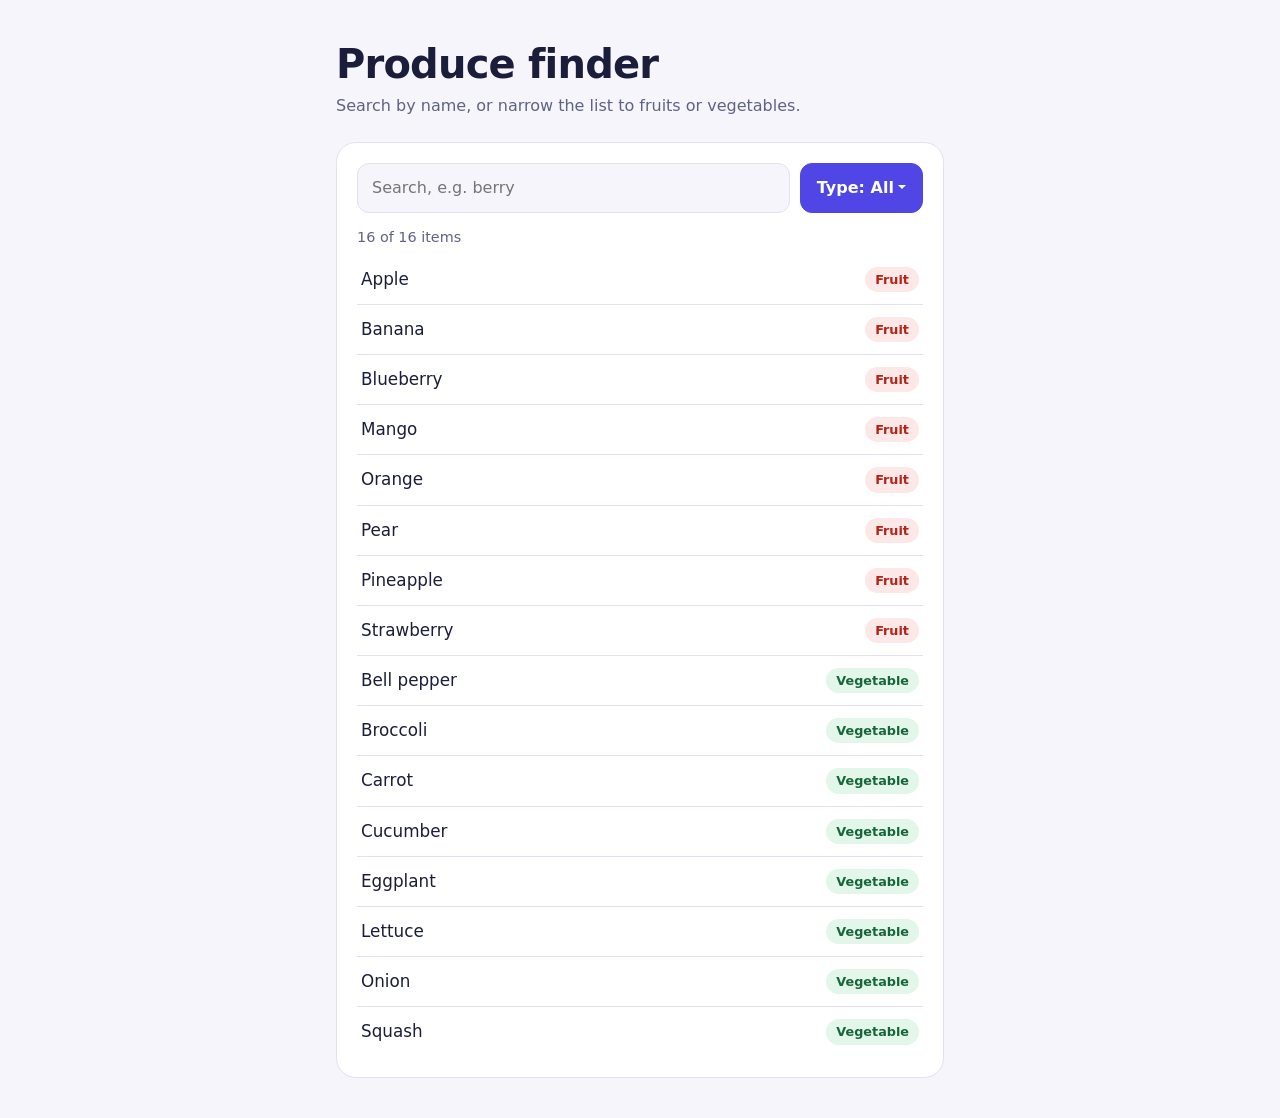
<file: produce-filter/index.html>
<!doctype html><html lang="en"><head><meta charset="utf-8"/><link rel="icon" href="./favicon.ico"/><meta name="viewport" content="width=device-width,initial-scale=1"/><meta name="theme-color" content="#000000"/><meta name="description" content="Web site created using create-react-app"/><link rel="apple-touch-icon" href="./logo192.png"/><link rel="manifest" href="./manifest.json"/><title>Produce finder</title><script defer="defer" src="./static/js/main.6bc7ff2f.js"></script><link href="./static/css/main.64ab52ab.css" rel="stylesheet"></head><body><noscript>You need to enable JavaScript to run this app.</noscript><div id="root"></div></body></html>
</file>
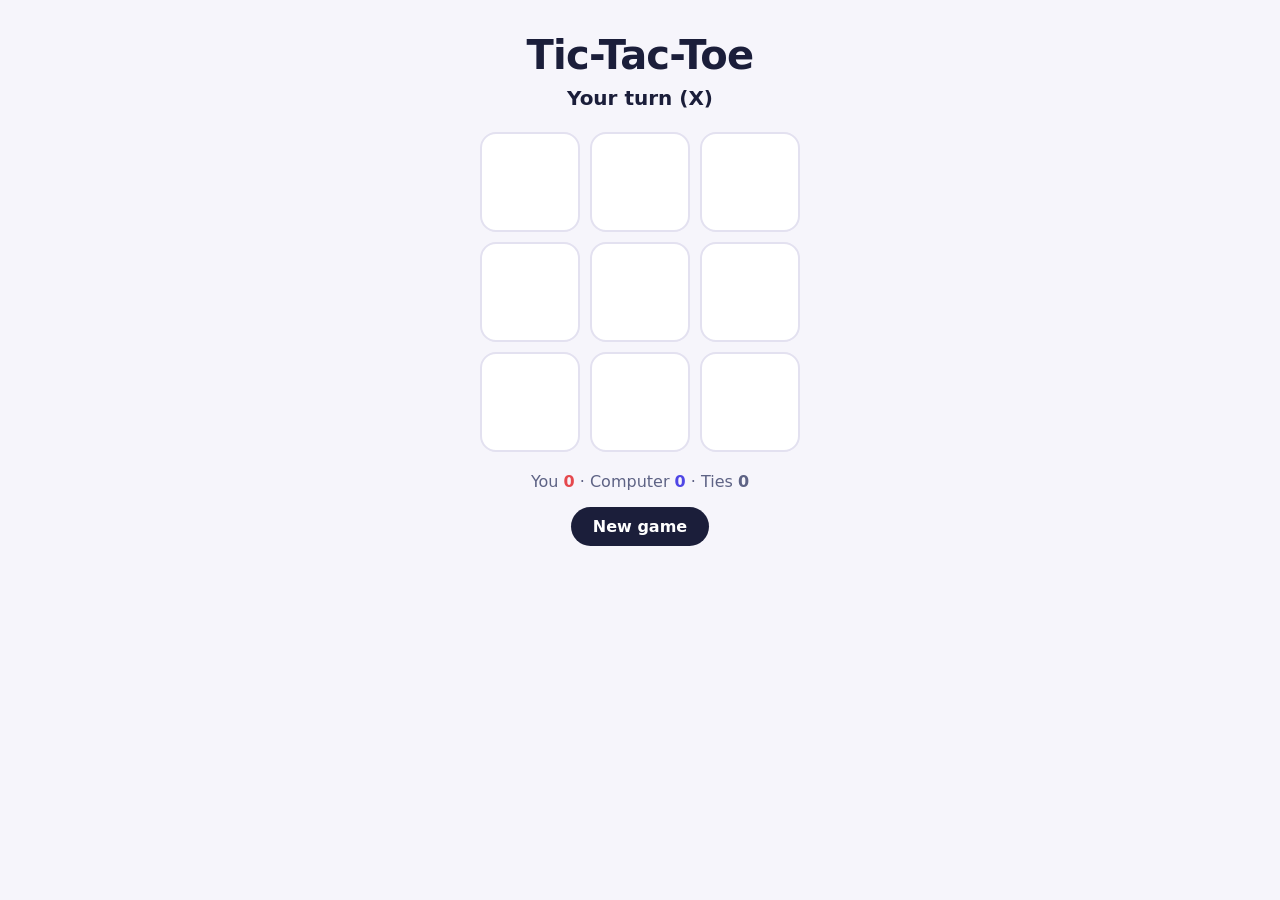
<file: tic-tac-toe/index.html>
<!doctype html><html lang="en"><head><meta charset="utf-8"/><title>Tic-Tac-Toe vs. the Computer</title><link rel="stylesheet" href="styles.css"><script defer="defer" src="./static/js/main.8b181dfb.js"></script></head><body><div id="root"></div></body></html>
</file>
<file: produce-filter/static/css/main.64ab52ab.css>
@charset "UTF-8";body{-webkit-font-smoothing:antialiased;-moz-osx-font-smoothing:grayscale;font-family:-apple-system,BlinkMacSystemFont,Segoe UI,Roboto,Oxygen,Ubuntu,Cantarell,Fira Sans,Droid Sans,Helvetica Neue,sans-serif}code{font-family:source-code-pro,Menlo,Monaco,Consolas,Courier New,monospace}/*!
 * Bootstrap  v5.3.8 (https://getbootstrap.com/)
 * Copyright 2011-2025 The Bootstrap Authors
 * Licensed under MIT (https://github.com/twbs/bootstrap/blob/main/LICENSE)
 */:root,[data-bs-theme=light]{--bs-blue:#0d6efd;--bs-indigo:#6610f2;--bs-purple:#6f42c1;--bs-pink:#d63384;--bs-red:#dc3545;--bs-orange:#fd7e14;--bs-yellow:#ffc107;--bs-green:#198754;--bs-teal:#20c997;--bs-cyan:#0dcaf0;--bs-black:#000;--bs-white:#fff;--bs-gray:#6c757d;--bs-gray-dark:#343a40;--bs-gray-100:#f8f9fa;--bs-gray-200:#e9ecef;--bs-gray-300:#dee2e6;--bs-gray-400:#ced4da;--bs-gray-500:#adb5bd;--bs-gray-600:#6c757d;--bs-gray-700:#495057;--bs-gray-800:#343a40;--bs-gray-900:#212529;--bs-primary:#0d6efd;--bs-secondary:#6c757d;--bs-success:#198754;--bs-info:#0dcaf0;--bs-warning:#ffc107;--bs-danger:#dc3545;--bs-light:#f8f9fa;--bs-dark:#212529;--bs-primary-rgb:13,110,253;--bs-secondary-rgb:108,117,125;--bs-success-rgb:25,135,84;--bs-info-rgb:13,202,240;--bs-warning-rgb:255,193,7;--bs-danger-rgb:220,53,69;--bs-light-rgb:248,249,250;--bs-dark-rgb:33,37,41;--bs-primary-text-emphasis:#052c65;--bs-secondary-text-emphasis:#2b2f32;--bs-success-text-emphasis:#0a3622;--bs-info-text-emphasis:#055160;--bs-warning-text-emphasis:#664d03;--bs-danger-text-emphasis:#58151c;--bs-light-text-emphasis:#495057;--bs-dark-text-emphasis:#495057;--bs-primary-bg-subtle:#cfe2ff;--bs-secondary-bg-subtle:#e2e3e5;--bs-success-bg-subtle:#d1e7dd;--bs-info-bg-subtle:#cff4fc;--bs-warning-bg-subtle:#fff3cd;--bs-danger-bg-subtle:#f8d7da;--bs-light-bg-subtle:#fcfcfd;--bs-dark-bg-subtle:#ced4da;--bs-primary-border-subtle:#9ec5fe;--bs-secondary-border-subtle:#c4c8cb;--bs-success-border-subtle:#a3cfbb;--bs-info-border-subtle:#9eeaf9;--bs-warning-border-subtle:#ffe69c;--bs-danger-border-subtle:#f1aeb5;--bs-light-border-subtle:#e9ecef;--bs-dark-border-subtle:#adb5bd;--bs-white-rgb:255,255,255;--bs-black-rgb:0,0,0;--bs-font-sans-serif:system-ui,-apple-system,"Segoe UI",Roboto,"Helvetica Neue","Noto Sans","Liberation Sans",Arial,sans-serif,"Apple Color Emoji","Segoe UI Emoji","Segoe UI Symbol","Noto Color Emoji";--bs-font-monospace:SFMono-Regular,Menlo,Monaco,Consolas,"Liberation Mono","Courier New",monospace;--bs-gradient:linear-gradient(180deg,#ffffff26,#fff0);--bs-body-font-family:var(--bs-font-sans-serif);--bs-body-font-size:1rem;--bs-body-font-weight:400;--bs-body-line-height:1.5;--bs-body-color:#212529;--bs-body-color-rgb:33,37,41;--bs-body-bg:#fff;--bs-body-bg-rgb:255,255,255;--bs-emphasis-color:#000;--bs-emphasis-color-rgb:0,0,0;--bs-secondary-color:#212529bf;--bs-secondary-color-rgb:33,37,41;--bs-secondary-bg:#e9ecef;--bs-secondary-bg-rgb:233,236,239;--bs-tertiary-color:#21252980;--bs-tertiary-color-rgb:33,37,41;--bs-tertiary-bg:#f8f9fa;--bs-tertiary-bg-rgb:248,249,250;--bs-heading-color:inherit;--bs-link-color:#0d6efd;--bs-link-color-rgb:13,110,253;--bs-link-decoration:underline;--bs-link-hover-color:#0a58ca;--bs-link-hover-color-rgb:10,88,202;--bs-code-color:#d63384;--bs-highlight-color:#212529;--bs-highlight-bg:#fff3cd;--bs-border-width:1px;--bs-border-style:solid;--bs-border-color:#dee2e6;--bs-border-color-translucent:rgba(0,0,0,.175);--bs-border-radius:0.375rem;--bs-border-radius-sm:0.25rem;--bs-border-radius-lg:0.5rem;--bs-border-radius-xl:1rem;--bs-border-radius-xxl:2rem;--bs-border-radius-2xl:var(--bs-border-radius-xxl);--bs-border-radius-pill:50rem;--bs-box-shadow:0 0.5rem 1rem #00000026;--bs-box-shadow-sm:0 0.125rem 0.25rem rgba(0,0,0,.075);--bs-box-shadow-lg:0 1rem 3rem rgba(0,0,0,.175);--bs-box-shadow-inset:inset 0 1px 2px rgba(0,0,0,.075);--bs-focus-ring-width:0.25rem;--bs-focus-ring-opacity:0.25;--bs-focus-ring-color:#0d6efd40;--bs-form-valid-color:#198754;--bs-form-valid-border-color:#198754;--bs-form-invalid-color:#dc3545;--bs-form-invalid-border-color:#dc3545}[data-bs-theme=dark]{--bs-body-color:#dee2e6;--bs-body-color-rgb:222,226,230;--bs-body-bg:#212529;--bs-body-bg-rgb:33,37,41;--bs-emphasis-color:#fff;--bs-emphasis-color-rgb:255,255,255;--bs-secondary-color:#dee2e6bf;--bs-secondary-color-rgb:222,226,230;--bs-secondary-bg:#343a40;--bs-secondary-bg-rgb:52,58,64;--bs-tertiary-color:#dee2e680;--bs-tertiary-color-rgb:222,226,230;--bs-tertiary-bg:#2b3035;--bs-tertiary-bg-rgb:43,48,53;--bs-primary-text-emphasis:#6ea8fe;--bs-secondary-text-emphasis:#a7acb1;--bs-success-text-emphasis:#75b798;--bs-info-text-emphasis:#6edff6;--bs-warning-text-emphasis:#ffda6a;--bs-danger-text-emphasis:#ea868f;--bs-light-text-emphasis:#f8f9fa;--bs-dark-text-emphasis:#dee2e6;--bs-primary-bg-subtle:#031633;--bs-secondary-bg-subtle:#161719;--bs-success-bg-subtle:#051b11;--bs-info-bg-subtle:#032830;--bs-warning-bg-subtle:#332701;--bs-danger-bg-subtle:#2c0b0e;--bs-light-bg-subtle:#343a40;--bs-dark-bg-subtle:#1a1d20;--bs-primary-border-subtle:#084298;--bs-secondary-border-subtle:#41464b;--bs-success-border-subtle:#0f5132;--bs-info-border-subtle:#087990;--bs-warning-border-subtle:#997404;--bs-danger-border-subtle:#842029;--bs-light-border-subtle:#495057;--bs-dark-border-subtle:#343a40;--bs-heading-color:inherit;--bs-link-color:#6ea8fe;--bs-link-hover-color:#8bb9fe;--bs-link-color-rgb:110,168,254;--bs-link-hover-color-rgb:139,185,254;--bs-code-color:#e685b5;--bs-highlight-color:#dee2e6;--bs-highlight-bg:#664d03;--bs-border-color:#495057;--bs-border-color-translucent:#ffffff26;--bs-form-valid-color:#75b798;--bs-form-valid-border-color:#75b798;--bs-form-invalid-color:#ea868f;--bs-form-invalid-border-color:#ea868f;color-scheme:dark}*,:after,:before{box-sizing:border-box}@media (prefers-reduced-motion:no-preference){:root{scroll-behavior:smooth}}body{-webkit-text-size-adjust:100%;-webkit-tap-highlight-color:transparent;background-color:#fff;background-color:var(--bs-body-bg);color:#212529;color:var(--bs-body-color);font-family:system-ui,-apple-system,Segoe UI,Roboto,Helvetica Neue,Noto Sans,Liberation Sans,Arial,sans-serif,Apple Color Emoji,Segoe UI Emoji,Segoe UI Symbol,Noto Color Emoji;font-family:var(--bs-body-font-family);font-size:1rem;font-size:var(--bs-body-font-size);font-weight:400;font-weight:var(--bs-body-font-weight);line-height:1.5;line-height:var(--bs-body-line-height);text-align:var(--bs-body-text-align)}hr{border:0;border-top:1px solid;border-top:var(--bs-border-width) solid;color:inherit;margin:1rem 0;opacity:.25}.h1,.h2,.h3,.h4,.h5,.h6,h1,h2,h3,h4,h5,h6{color:inherit;color:var(--bs-heading-color);font-weight:500;line-height:1.2;margin-bottom:.5rem;margin-top:0}.h1,h1{font-size:calc(1.375rem + 1.5vw)}@media (min-width:1200px){.h1,h1{font-size:2.5rem}}.h2,h2{font-size:calc(1.325rem + .9vw)}@media (min-width:1200px){.h2,h2{font-size:2rem}}.h3,h3{font-size:calc(1.3rem + .6vw)}@media (min-width:1200px){.h3,h3{font-size:1.75rem}}.h4,h4{font-size:calc(1.275rem + .3vw)}@media (min-width:1200px){.h4,h4{font-size:1.5rem}}.h5,h5{font-size:1.25rem}.h6,h6{font-size:1rem}p{margin-bottom:1rem;margin-top:0}abbr[title]{cursor:help;-webkit-text-decoration:underline dotted;text-decoration:underline dotted;-webkit-text-decoration-skip-ink:none;text-decoration-skip-ink:none}address{font-style:normal;line-height:inherit;margin-bottom:1rem}ol,ul{padding-left:2rem}dl,ol,ul{margin-bottom:1rem;margin-top:0}ol ol,ol ul,ul ol,ul ul{margin-bottom:0}dt{font-weight:700}dd{margin-bottom:.5rem;margin-left:0}blockquote{margin:0 0 1rem}b,strong{font-weight:bolder}.small,small{font-size:.875em}.mark,mark{background-color:#fff3cd;background-color:var(--bs-highlight-bg);color:#212529;color:var(--bs-highlight-color);padding:.1875em}sub,sup{font-size:.75em;line-height:0;position:relative;vertical-align:initial}sub{bottom:-.25em}sup{top:-.5em}a{color:#0d6efd;color:rgba(var(--bs-link-color-rgb),var(--bs-link-opacity,1));text-decoration:underline}a:hover{--bs-link-color-rgb:var(--bs-link-hover-color-rgb)}a:not([href]):not([class]),a:not([href]):not([class]):hover{color:inherit;text-decoration:none}code,kbd,pre,samp{font-family:SFMono-Regular,Menlo,Monaco,Consolas,Liberation Mono,Courier New,monospace;font-family:var(--bs-font-monospace);font-size:1em}pre{display:block;font-size:.875em;margin-bottom:1rem;margin-top:0;overflow:auto}pre code{color:inherit;font-size:inherit;word-break:normal}code{word-wrap:break-word;color:#d63384;color:var(--bs-code-color);font-size:.875em}a>code{color:inherit}kbd{background-color:#212529;background-color:var(--bs-body-color);border-radius:.25rem;color:#fff;color:var(--bs-body-bg);font-size:.875em;padding:.1875rem .375rem}kbd kbd{font-size:1em;padding:0}figure{margin:0 0 1rem}img,svg{vertical-align:middle}table{border-collapse:collapse;caption-side:bottom}caption{color:#212529bf;color:var(--bs-secondary-color);padding-bottom:.5rem;padding-top:.5rem;text-align:left}th{text-align:inherit;text-align:-webkit-match-parent}tbody,td,tfoot,th,thead,tr{border:0 solid;border-color:inherit}label{display:inline-block}button{border-radius:0}button:focus:not(:focus-visible){outline:0}button,input,optgroup,select,textarea{font-family:inherit;font-size:inherit;line-height:inherit;margin:0}button,select{text-transform:none}[role=button]{cursor:pointer}select{word-wrap:normal}select:disabled{opacity:1}[list]:not([type=date]):not([type=datetime-local]):not([type=month]):not([type=week]):not([type=time])::-webkit-calendar-picker-indicator{display:none!important}[type=button],[type=reset],[type=submit],button{-webkit-appearance:button}[type=button]:not(:disabled),[type=reset]:not(:disabled),[type=submit]:not(:disabled),button:not(:disabled){cursor:pointer}::-moz-focus-inner{border-style:none;padding:0}textarea{resize:vertical}fieldset{border:0;margin:0;min-width:0;padding:0}legend{float:left;font-size:calc(1.275rem + .3vw);line-height:inherit;margin-bottom:.5rem;padding:0;width:100%}@media (min-width:1200px){legend{font-size:1.5rem}}legend+*{clear:left}::-webkit-datetime-edit-day-field,::-webkit-datetime-edit-fields-wrapper,::-webkit-datetime-edit-hour-field,::-webkit-datetime-edit-minute,::-webkit-datetime-edit-month-field,::-webkit-datetime-edit-text,::-webkit-datetime-edit-year-field{padding:0}::-webkit-inner-spin-button{height:auto}[type=search]{-webkit-appearance:textfield;outline-offset:-2px}[type=search]::-webkit-search-cancel-button{cursor:pointer;filter:grayscale(1)}::-webkit-search-decoration{-webkit-appearance:none}::-webkit-color-swatch-wrapper{padding:0}::file-selector-button{-webkit-appearance:button;font:inherit}output{display:inline-block}iframe{border:0}summary{cursor:pointer;display:list-item}progress{vertical-align:initial}[hidden]{display:none!important}.lead{font-size:1.25rem;font-weight:300}.display-1{font-size:calc(1.625rem + 4.5vw);font-weight:300;line-height:1.2}@media (min-width:1200px){.display-1{font-size:5rem}}.display-2{font-size:calc(1.575rem + 3.9vw);font-weight:300;line-height:1.2}@media (min-width:1200px){.display-2{font-size:4.5rem}}.display-3{font-size:calc(1.525rem + 3.3vw);font-weight:300;line-height:1.2}@media (min-width:1200px){.display-3{font-size:4rem}}.display-4{font-size:calc(1.475rem + 2.7vw);font-weight:300;line-height:1.2}@media (min-width:1200px){.display-4{font-size:3.5rem}}.display-5{font-size:calc(1.425rem + 2.1vw);font-weight:300;line-height:1.2}@media (min-width:1200px){.display-5{font-size:3rem}}.display-6{font-size:calc(1.375rem + 1.5vw);font-weight:300;line-height:1.2}@media (min-width:1200px){.display-6{font-size:2.5rem}}.list-inline,.list-unstyled{list-style:none;padding-left:0}.list-inline-item{display:inline-block}.list-inline-item:not(:last-child){margin-right:.5rem}.initialism{font-size:.875em;text-transform:uppercase}.blockquote{font-size:1.25rem;margin-bottom:1rem}.blockquote>:last-child{margin-bottom:0}.blockquote-footer{color:#6c757d;font-size:.875em;margin-bottom:1rem;margin-top:-1rem}.blockquote-footer:before{content:"— "}.img-fluid,.img-thumbnail{height:auto;max-width:100%}.img-thumbnail{background-color:#fff;background-color:var(--bs-body-bg);border:1px solid #dee2e6;border:var(--bs-border-width) solid var(--bs-border-color);border-radius:.375rem;border-radius:var(--bs-border-radius);padding:.25rem}.figure{display:inline-block}.figure-img{line-height:1;margin-bottom:.5rem}.figure-caption{color:#212529bf;color:var(--bs-secondary-color);font-size:.875em}.container,.container-fluid,.container-lg,.container-md,.container-sm,.container-xl,.container-xxl{--bs-gutter-x:1.5rem;--bs-gutter-y:0;margin-left:auto;margin-right:auto;padding-left:calc(var(--bs-gutter-x)*.5);padding-right:calc(var(--bs-gutter-x)*.5);width:100%}@media (min-width:576px){.container,.container-sm{max-width:540px}}@media (min-width:768px){.container,.container-md,.container-sm{max-width:720px}}@media (min-width:992px){.container,.container-lg,.container-md,.container-sm{max-width:960px}}@media (min-width:1200px){.container,.container-lg,.container-md,.container-sm,.container-xl{max-width:1140px}}@media (min-width:1400px){.container,.container-lg,.container-md,.container-sm,.container-xl,.container-xxl{max-width:1320px}}:root{--bs-breakpoint-xs:0;--bs-breakpoint-sm:576px;--bs-breakpoint-md:768px;--bs-breakpoint-lg:992px;--bs-breakpoint-xl:1200px;--bs-breakpoint-xxl:1400px}.row{--bs-gutter-x:1.5rem;--bs-gutter-y:0;display:flex;flex-wrap:wrap;margin-left:calc(var(--bs-gutter-x)*-.5);margin-right:calc(var(--bs-gutter-x)*-.5);margin-top:calc(var(--bs-gutter-y)*-1)}.row>*{flex-shrink:0;margin-top:var(--bs-gutter-y);max-width:100%;padding-left:calc(var(--bs-gutter-x)*.5);padding-right:calc(var(--bs-gutter-x)*.5);width:100%}.col{flex:1 0}.row-cols-auto>*{flex:0 0 auto;width:auto}.row-cols-1>*{flex:0 0 auto;width:100%}.row-cols-2>*{flex:0 0 auto;width:50%}.row-cols-3>*{flex:0 0 auto;width:33.33333333%}.row-cols-4>*{flex:0 0 auto;width:25%}.row-cols-5>*{flex:0 0 auto;width:20%}.row-cols-6>*{flex:0 0 auto;width:16.66666667%}.col-auto{flex:0 0 auto;width:auto}.col-1{flex:0 0 auto;width:8.33333333%}.col-2{flex:0 0 auto;width:16.66666667%}.col-3{flex:0 0 auto;width:25%}.col-4{flex:0 0 auto;width:33.33333333%}.col-5{flex:0 0 auto;width:41.66666667%}.col-6{flex:0 0 auto;width:50%}.col-7{flex:0 0 auto;width:58.33333333%}.col-8{flex:0 0 auto;width:66.66666667%}.col-9{flex:0 0 auto;width:75%}.col-10{flex:0 0 auto;width:83.33333333%}.col-11{flex:0 0 auto;width:91.66666667%}.col-12{flex:0 0 auto;width:100%}.offset-1{margin-left:8.33333333%}.offset-2{margin-left:16.66666667%}.offset-3{margin-left:25%}.offset-4{margin-left:33.33333333%}.offset-5{margin-left:41.66666667%}.offset-6{margin-left:50%}.offset-7{margin-left:58.33333333%}.offset-8{margin-left:66.66666667%}.offset-9{margin-left:75%}.offset-10{margin-left:83.33333333%}.offset-11{margin-left:91.66666667%}.g-0,.gx-0{--bs-gutter-x:0}.g-0,.gy-0{--bs-gutter-y:0}.g-1,.gx-1{--bs-gutter-x:0.25rem}.g-1,.gy-1{--bs-gutter-y:0.25rem}.g-2,.gx-2{--bs-gutter-x:0.5rem}.g-2,.gy-2{--bs-gutter-y:0.5rem}.g-3,.gx-3{--bs-gutter-x:1rem}.g-3,.gy-3{--bs-gutter-y:1rem}.g-4,.gx-4{--bs-gutter-x:1.5rem}.g-4,.gy-4{--bs-gutter-y:1.5rem}.g-5,.gx-5{--bs-gutter-x:3rem}.g-5,.gy-5{--bs-gutter-y:3rem}@media (min-width:576px){.col-sm{flex:1 0}.row-cols-sm-auto>*{flex:0 0 auto;width:auto}.row-cols-sm-1>*{flex:0 0 auto;width:100%}.row-cols-sm-2>*{flex:0 0 auto;width:50%}.row-cols-sm-3>*{flex:0 0 auto;width:33.33333333%}.row-cols-sm-4>*{flex:0 0 auto;width:25%}.row-cols-sm-5>*{flex:0 0 auto;width:20%}.row-cols-sm-6>*{flex:0 0 auto;width:16.66666667%}.col-sm-auto{flex:0 0 auto;width:auto}.col-sm-1{flex:0 0 auto;width:8.33333333%}.col-sm-2{flex:0 0 auto;width:16.66666667%}.col-sm-3{flex:0 0 auto;width:25%}.col-sm-4{flex:0 0 auto;width:33.33333333%}.col-sm-5{flex:0 0 auto;width:41.66666667%}.col-sm-6{flex:0 0 auto;width:50%}.col-sm-7{flex:0 0 auto;width:58.33333333%}.col-sm-8{flex:0 0 auto;width:66.66666667%}.col-sm-9{flex:0 0 auto;width:75%}.col-sm-10{flex:0 0 auto;width:83.33333333%}.col-sm-11{flex:0 0 auto;width:91.66666667%}.col-sm-12{flex:0 0 auto;width:100%}.offset-sm-0{margin-left:0}.offset-sm-1{margin-left:8.33333333%}.offset-sm-2{margin-left:16.66666667%}.offset-sm-3{margin-left:25%}.offset-sm-4{margin-left:33.33333333%}.offset-sm-5{margin-left:41.66666667%}.offset-sm-6{margin-left:50%}.offset-sm-7{margin-left:58.33333333%}.offset-sm-8{margin-left:66.66666667%}.offset-sm-9{margin-left:75%}.offset-sm-10{margin-left:83.33333333%}.offset-sm-11{margin-left:91.66666667%}.g-sm-0,.gx-sm-0{--bs-gutter-x:0}.g-sm-0,.gy-sm-0{--bs-gutter-y:0}.g-sm-1,.gx-sm-1{--bs-gutter-x:0.25rem}.g-sm-1,.gy-sm-1{--bs-gutter-y:0.25rem}.g-sm-2,.gx-sm-2{--bs-gutter-x:0.5rem}.g-sm-2,.gy-sm-2{--bs-gutter-y:0.5rem}.g-sm-3,.gx-sm-3{--bs-gutter-x:1rem}.g-sm-3,.gy-sm-3{--bs-gutter-y:1rem}.g-sm-4,.gx-sm-4{--bs-gutter-x:1.5rem}.g-sm-4,.gy-sm-4{--bs-gutter-y:1.5rem}.g-sm-5,.gx-sm-5{--bs-gutter-x:3rem}.g-sm-5,.gy-sm-5{--bs-gutter-y:3rem}}@media (min-width:768px){.col-md{flex:1 0}.row-cols-md-auto>*{flex:0 0 auto;width:auto}.row-cols-md-1>*{flex:0 0 auto;width:100%}.row-cols-md-2>*{flex:0 0 auto;width:50%}.row-cols-md-3>*{flex:0 0 auto;width:33.33333333%}.row-cols-md-4>*{flex:0 0 auto;width:25%}.row-cols-md-5>*{flex:0 0 auto;width:20%}.row-cols-md-6>*{flex:0 0 auto;width:16.66666667%}.col-md-auto{flex:0 0 auto;width:auto}.col-md-1{flex:0 0 auto;width:8.33333333%}.col-md-2{flex:0 0 auto;width:16.66666667%}.col-md-3{flex:0 0 auto;width:25%}.col-md-4{flex:0 0 auto;width:33.33333333%}.col-md-5{flex:0 0 auto;width:41.66666667%}.col-md-6{flex:0 0 auto;width:50%}.col-md-7{flex:0 0 auto;width:58.33333333%}.col-md-8{flex:0 0 auto;width:66.66666667%}.col-md-9{flex:0 0 auto;width:75%}.col-md-10{flex:0 0 auto;width:83.33333333%}.col-md-11{flex:0 0 auto;width:91.66666667%}.col-md-12{flex:0 0 auto;width:100%}.offset-md-0{margin-left:0}.offset-md-1{margin-left:8.33333333%}.offset-md-2{margin-left:16.66666667%}.offset-md-3{margin-left:25%}.offset-md-4{margin-left:33.33333333%}.offset-md-5{margin-left:41.66666667%}.offset-md-6{margin-left:50%}.offset-md-7{margin-left:58.33333333%}.offset-md-8{margin-left:66.66666667%}.offset-md-9{margin-left:75%}.offset-md-10{margin-left:83.33333333%}.offset-md-11{margin-left:91.66666667%}.g-md-0,.gx-md-0{--bs-gutter-x:0}.g-md-0,.gy-md-0{--bs-gutter-y:0}.g-md-1,.gx-md-1{--bs-gutter-x:0.25rem}.g-md-1,.gy-md-1{--bs-gutter-y:0.25rem}.g-md-2,.gx-md-2{--bs-gutter-x:0.5rem}.g-md-2,.gy-md-2{--bs-gutter-y:0.5rem}.g-md-3,.gx-md-3{--bs-gutter-x:1rem}.g-md-3,.gy-md-3{--bs-gutter-y:1rem}.g-md-4,.gx-md-4{--bs-gutter-x:1.5rem}.g-md-4,.gy-md-4{--bs-gutter-y:1.5rem}.g-md-5,.gx-md-5{--bs-gutter-x:3rem}.g-md-5,.gy-md-5{--bs-gutter-y:3rem}}@media (min-width:992px){.col-lg{flex:1 0}.row-cols-lg-auto>*{flex:0 0 auto;width:auto}.row-cols-lg-1>*{flex:0 0 auto;width:100%}.row-cols-lg-2>*{flex:0 0 auto;width:50%}.row-cols-lg-3>*{flex:0 0 auto;width:33.33333333%}.row-cols-lg-4>*{flex:0 0 auto;width:25%}.row-cols-lg-5>*{flex:0 0 auto;width:20%}.row-cols-lg-6>*{flex:0 0 auto;width:16.66666667%}.col-lg-auto{flex:0 0 auto;width:auto}.col-lg-1{flex:0 0 auto;width:8.33333333%}.col-lg-2{flex:0 0 auto;width:16.66666667%}.col-lg-3{flex:0 0 auto;width:25%}.col-lg-4{flex:0 0 auto;width:33.33333333%}.col-lg-5{flex:0 0 auto;width:41.66666667%}.col-lg-6{flex:0 0 auto;width:50%}.col-lg-7{flex:0 0 auto;width:58.33333333%}.col-lg-8{flex:0 0 auto;width:66.66666667%}.col-lg-9{flex:0 0 auto;width:75%}.col-lg-10{flex:0 0 auto;width:83.33333333%}.col-lg-11{flex:0 0 auto;width:91.66666667%}.col-lg-12{flex:0 0 auto;width:100%}.offset-lg-0{margin-left:0}.offset-lg-1{margin-left:8.33333333%}.offset-lg-2{margin-left:16.66666667%}.offset-lg-3{margin-left:25%}.offset-lg-4{margin-left:33.33333333%}.offset-lg-5{margin-left:41.66666667%}.offset-lg-6{margin-left:50%}.offset-lg-7{margin-left:58.33333333%}.offset-lg-8{margin-left:66.66666667%}.offset-lg-9{margin-left:75%}.offset-lg-10{margin-left:83.33333333%}.offset-lg-11{margin-left:91.66666667%}.g-lg-0,.gx-lg-0{--bs-gutter-x:0}.g-lg-0,.gy-lg-0{--bs-gutter-y:0}.g-lg-1,.gx-lg-1{--bs-gutter-x:0.25rem}.g-lg-1,.gy-lg-1{--bs-gutter-y:0.25rem}.g-lg-2,.gx-lg-2{--bs-gutter-x:0.5rem}.g-lg-2,.gy-lg-2{--bs-gutter-y:0.5rem}.g-lg-3,.gx-lg-3{--bs-gutter-x:1rem}.g-lg-3,.gy-lg-3{--bs-gutter-y:1rem}.g-lg-4,.gx-lg-4{--bs-gutter-x:1.5rem}.g-lg-4,.gy-lg-4{--bs-gutter-y:1.5rem}.g-lg-5,.gx-lg-5{--bs-gutter-x:3rem}.g-lg-5,.gy-lg-5{--bs-gutter-y:3rem}}@media (min-width:1200px){.col-xl{flex:1 0}.row-cols-xl-auto>*{flex:0 0 auto;width:auto}.row-cols-xl-1>*{flex:0 0 auto;width:100%}.row-cols-xl-2>*{flex:0 0 auto;width:50%}.row-cols-xl-3>*{flex:0 0 auto;width:33.33333333%}.row-cols-xl-4>*{flex:0 0 auto;width:25%}.row-cols-xl-5>*{flex:0 0 auto;width:20%}.row-cols-xl-6>*{flex:0 0 auto;width:16.66666667%}.col-xl-auto{flex:0 0 auto;width:auto}.col-xl-1{flex:0 0 auto;width:8.33333333%}.col-xl-2{flex:0 0 auto;width:16.66666667%}.col-xl-3{flex:0 0 auto;width:25%}.col-xl-4{flex:0 0 auto;width:33.33333333%}.col-xl-5{flex:0 0 auto;width:41.66666667%}.col-xl-6{flex:0 0 auto;width:50%}.col-xl-7{flex:0 0 auto;width:58.33333333%}.col-xl-8{flex:0 0 auto;width:66.66666667%}.col-xl-9{flex:0 0 auto;width:75%}.col-xl-10{flex:0 0 auto;width:83.33333333%}.col-xl-11{flex:0 0 auto;width:91.66666667%}.col-xl-12{flex:0 0 auto;width:100%}.offset-xl-0{margin-left:0}.offset-xl-1{margin-left:8.33333333%}.offset-xl-2{margin-left:16.66666667%}.offset-xl-3{margin-left:25%}.offset-xl-4{margin-left:33.33333333%}.offset-xl-5{margin-left:41.66666667%}.offset-xl-6{margin-left:50%}.offset-xl-7{margin-left:58.33333333%}.offset-xl-8{margin-left:66.66666667%}.offset-xl-9{margin-left:75%}.offset-xl-10{margin-left:83.33333333%}.offset-xl-11{margin-left:91.66666667%}.g-xl-0,.gx-xl-0{--bs-gutter-x:0}.g-xl-0,.gy-xl-0{--bs-gutter-y:0}.g-xl-1,.gx-xl-1{--bs-gutter-x:0.25rem}.g-xl-1,.gy-xl-1{--bs-gutter-y:0.25rem}.g-xl-2,.gx-xl-2{--bs-gutter-x:0.5rem}.g-xl-2,.gy-xl-2{--bs-gutter-y:0.5rem}.g-xl-3,.gx-xl-3{--bs-gutter-x:1rem}.g-xl-3,.gy-xl-3{--bs-gutter-y:1rem}.g-xl-4,.gx-xl-4{--bs-gutter-x:1.5rem}.g-xl-4,.gy-xl-4{--bs-gutter-y:1.5rem}.g-xl-5,.gx-xl-5{--bs-gutter-x:3rem}.g-xl-5,.gy-xl-5{--bs-gutter-y:3rem}}@media (min-width:1400px){.col-xxl{flex:1 0}.row-cols-xxl-auto>*{flex:0 0 auto;width:auto}.row-cols-xxl-1>*{flex:0 0 auto;width:100%}.row-cols-xxl-2>*{flex:0 0 auto;width:50%}.row-cols-xxl-3>*{flex:0 0 auto;width:33.33333333%}.row-cols-xxl-4>*{flex:0 0 auto;width:25%}.row-cols-xxl-5>*{flex:0 0 auto;width:20%}.row-cols-xxl-6>*{flex:0 0 auto;width:16.66666667%}.col-xxl-auto{flex:0 0 auto;width:auto}.col-xxl-1{flex:0 0 auto;width:8.33333333%}.col-xxl-2{flex:0 0 auto;width:16.66666667%}.col-xxl-3{flex:0 0 auto;width:25%}.col-xxl-4{flex:0 0 auto;width:33.33333333%}.col-xxl-5{flex:0 0 auto;width:41.66666667%}.col-xxl-6{flex:0 0 auto;width:50%}.col-xxl-7{flex:0 0 auto;width:58.33333333%}.col-xxl-8{flex:0 0 auto;width:66.66666667%}.col-xxl-9{flex:0 0 auto;width:75%}.col-xxl-10{flex:0 0 auto;width:83.33333333%}.col-xxl-11{flex:0 0 auto;width:91.66666667%}.col-xxl-12{flex:0 0 auto;width:100%}.offset-xxl-0{margin-left:0}.offset-xxl-1{margin-left:8.33333333%}.offset-xxl-2{margin-left:16.66666667%}.offset-xxl-3{margin-left:25%}.offset-xxl-4{margin-left:33.33333333%}.offset-xxl-5{margin-left:41.66666667%}.offset-xxl-6{margin-left:50%}.offset-xxl-7{margin-left:58.33333333%}.offset-xxl-8{margin-left:66.66666667%}.offset-xxl-9{margin-left:75%}.offset-xxl-10{margin-left:83.33333333%}.offset-xxl-11{margin-left:91.66666667%}.g-xxl-0,.gx-xxl-0{--bs-gutter-x:0}.g-xxl-0,.gy-xxl-0{--bs-gutter-y:0}.g-xxl-1,.gx-xxl-1{--bs-gutter-x:0.25rem}.g-xxl-1,.gy-xxl-1{--bs-gutter-y:0.25rem}.g-xxl-2,.gx-xxl-2{--bs-gutter-x:0.5rem}.g-xxl-2,.gy-xxl-2{--bs-gutter-y:0.5rem}.g-xxl-3,.gx-xxl-3{--bs-gutter-x:1rem}.g-xxl-3,.gy-xxl-3{--bs-gutter-y:1rem}.g-xxl-4,.gx-xxl-4{--bs-gutter-x:1.5rem}.g-xxl-4,.gy-xxl-4{--bs-gutter-y:1.5rem}.g-xxl-5,.gx-xxl-5{--bs-gutter-x:3rem}.g-xxl-5,.gy-xxl-5{--bs-gutter-y:3rem}}.table{--bs-table-color-type:initial;--bs-table-bg-type:initial;--bs-table-color-state:initial;--bs-table-bg-state:initial;--bs-table-color:var(--bs-emphasis-color);--bs-table-bg:var(--bs-body-bg);--bs-table-border-color:var(--bs-border-color);--bs-table-accent-bg:#0000;--bs-table-striped-color:var(--bs-emphasis-color);--bs-table-striped-bg:rgba(var(--bs-emphasis-color-rgb),0.05);--bs-table-active-color:var(--bs-emphasis-color);--bs-table-active-bg:rgba(var(--bs-emphasis-color-rgb),0.1);--bs-table-hover-color:var(--bs-emphasis-color);--bs-table-hover-bg:rgba(var(--bs-emphasis-color-rgb),0.075);border-color:var(--bs-table-border-color);margin-bottom:1rem;vertical-align:top;width:100%}.table>:not(caption)>*>*{background-color:var(--bs-table-bg);border-bottom-width:1px;border-bottom-width:var(--bs-border-width);box-shadow:inset 0 0 0 9999px var(--bs-table-accent-bg);box-shadow:inset 0 0 0 9999px var(--bs-table-bg-state,var(--bs-table-bg-type,var(--bs-table-accent-bg)));color:var(--bs-table-color);color:var(--bs-table-color-state,var(--bs-table-color-type,var(--bs-table-color)));padding:.5rem}.table>tbody{vertical-align:inherit}.table>thead{vertical-align:bottom}.table-group-divider{border-top:2px solid;border-top:calc(var(--bs-border-width)*2) solid}.caption-top{caption-side:top}.table-sm>:not(caption)>*>*{padding:.25rem}.table-bordered>:not(caption)>*{border-width:1px 0;border-width:var(--bs-border-width) 0}.table-bordered>:not(caption)>*>*{border-width:0 1px;border-width:0 var(--bs-border-width)}.table-borderless>:not(caption)>*>*{border-bottom-width:0}.table-borderless>:not(:first-child){border-top-width:0}.table-striped-columns>:not(caption)>tr>:nth-child(2n),.table-striped>tbody>tr:nth-of-type(odd)>*{--bs-table-color-type:var(--bs-table-striped-color);--bs-table-bg-type:var(--bs-table-striped-bg)}.table-active{--bs-table-color-state:var(--bs-table-active-color);--bs-table-bg-state:var(--bs-table-active-bg)}.table-hover>tbody>tr:hover>*{--bs-table-color-state:var(--bs-table-hover-color);--bs-table-bg-state:var(--bs-table-hover-bg)}.table-primary{--bs-table-color:#000;--bs-table-bg:#cfe2ff;--bs-table-border-color:#a6b5cc;--bs-table-striped-bg:#c5d7f2;--bs-table-striped-color:#000;--bs-table-active-bg:#bacbe6;--bs-table-active-color:#000;--bs-table-hover-bg:#bfd1ec;--bs-table-hover-color:#000}.table-primary,.table-secondary{border-color:var(--bs-table-border-color);color:var(--bs-table-color)}.table-secondary{--bs-table-color:#000;--bs-table-bg:#e2e3e5;--bs-table-border-color:#b5b6b7;--bs-table-striped-bg:#d7d8da;--bs-table-striped-color:#000;--bs-table-active-bg:#cbccce;--bs-table-active-color:#000;--bs-table-hover-bg:#d1d2d4;--bs-table-hover-color:#000}.table-success{--bs-table-color:#000;--bs-table-bg:#d1e7dd;--bs-table-border-color:#a7b9b1;--bs-table-striped-bg:#c7dbd2;--bs-table-striped-color:#000;--bs-table-active-bg:#bcd0c7;--bs-table-active-color:#000;--bs-table-hover-bg:#c1d6cc;--bs-table-hover-color:#000}.table-info,.table-success{border-color:var(--bs-table-border-color);color:var(--bs-table-color)}.table-info{--bs-table-color:#000;--bs-table-bg:#cff4fc;--bs-table-border-color:#a6c3ca;--bs-table-striped-bg:#c5e8ef;--bs-table-striped-color:#000;--bs-table-active-bg:#badce3;--bs-table-active-color:#000;--bs-table-hover-bg:#bfe2e9;--bs-table-hover-color:#000}.table-warning{--bs-table-color:#000;--bs-table-bg:#fff3cd;--bs-table-border-color:#ccc2a4;--bs-table-striped-bg:#f2e7c3;--bs-table-striped-color:#000;--bs-table-active-bg:#e6dbb9;--bs-table-active-color:#000;--bs-table-hover-bg:#ece1be;--bs-table-hover-color:#000}.table-danger,.table-warning{border-color:var(--bs-table-border-color);color:var(--bs-table-color)}.table-danger{--bs-table-color:#000;--bs-table-bg:#f8d7da;--bs-table-border-color:#c6acae;--bs-table-striped-bg:#eccccf;--bs-table-striped-color:#000;--bs-table-active-bg:#dfc2c4;--bs-table-active-color:#000;--bs-table-hover-bg:#e5c7ca;--bs-table-hover-color:#000}.table-light{--bs-table-color:#000;--bs-table-bg:#f8f9fa;--bs-table-border-color:#c6c7c8;--bs-table-striped-bg:#ecedee;--bs-table-striped-color:#000;--bs-table-active-bg:#dfe0e1;--bs-table-active-color:#000;--bs-table-hover-bg:#e5e6e7;--bs-table-hover-color:#000}.table-dark,.table-light{border-color:var(--bs-table-border-color);color:var(--bs-table-color)}.table-dark{--bs-table-color:#fff;--bs-table-bg:#212529;--bs-table-border-color:#4d5154;--bs-table-striped-bg:#2c3034;--bs-table-striped-color:#fff;--bs-table-active-bg:#373b3e;--bs-table-active-color:#fff;--bs-table-hover-bg:#323539;--bs-table-hover-color:#fff}.table-responsive{-webkit-overflow-scrolling:touch;overflow-x:auto}@media (max-width:575.98px){.table-responsive-sm{-webkit-overflow-scrolling:touch;overflow-x:auto}}@media (max-width:767.98px){.table-responsive-md{-webkit-overflow-scrolling:touch;overflow-x:auto}}@media (max-width:991.98px){.table-responsive-lg{-webkit-overflow-scrolling:touch;overflow-x:auto}}@media (max-width:1199.98px){.table-responsive-xl{-webkit-overflow-scrolling:touch;overflow-x:auto}}@media (max-width:1399.98px){.table-responsive-xxl{-webkit-overflow-scrolling:touch;overflow-x:auto}}.form-label{margin-bottom:.5rem}.col-form-label{font-size:inherit;line-height:1.5;margin-bottom:0;padding-bottom:calc(.375rem + 1px);padding-bottom:calc(.375rem + var(--bs-border-width));padding-top:calc(.375rem + 1px);padding-top:calc(.375rem + var(--bs-border-width))}.col-form-label-lg{font-size:1.25rem;padding-bottom:calc(.5rem + 1px);padding-bottom:calc(.5rem + var(--bs-border-width));padding-top:calc(.5rem + 1px);padding-top:calc(.5rem + var(--bs-border-width))}.col-form-label-sm{font-size:.875rem;padding-bottom:calc(.25rem + 1px);padding-bottom:calc(.25rem + var(--bs-border-width));padding-top:calc(.25rem + 1px);padding-top:calc(.25rem + var(--bs-border-width))}.form-text{color:#212529bf;color:var(--bs-secondary-color);font-size:.875em;margin-top:.25rem}.form-control{-webkit-appearance:none;appearance:none;background-clip:padding-box;background-color:#fff;background-color:var(--bs-body-bg);border:1px solid #dee2e6;border:var(--bs-border-width) solid var(--bs-border-color);border-radius:.375rem;border-radius:var(--bs-border-radius);color:#212529;color:var(--bs-body-color);display:block;font-size:1rem;font-weight:400;line-height:1.5;padding:.375rem .75rem;transition:border-color .15s ease-in-out,box-shadow .15s ease-in-out;width:100%}@media (prefers-reduced-motion:reduce){.form-control{transition:none}}.form-control[type=file]{overflow:hidden}.form-control[type=file]:not(:disabled):not([readonly]){cursor:pointer}.form-control:focus{background-color:#fff;background-color:var(--bs-body-bg);border-color:#86b7fe;box-shadow:0 0 0 .25rem #0d6efd40;color:#212529;color:var(--bs-body-color);outline:0}.form-control::-webkit-date-and-time-value{height:1.5em;margin:0;min-width:85px}.form-control::-webkit-datetime-edit{display:block;padding:0}.form-control::placeholder{color:#212529bf;color:var(--bs-secondary-color);opacity:1}.form-control:disabled{background-color:#e9ecef;background-color:var(--bs-secondary-bg);opacity:1}.form-control::file-selector-button{background-color:#f8f9fa;background-color:var(--bs-tertiary-bg);border:0 solid;border-color:inherit;border-inline-end-width:1px;border-inline-end-width:var(--bs-border-width);border-radius:0;color:#212529;color:var(--bs-body-color);margin:-.375rem -.75rem;margin-inline-end:.75rem;padding:.375rem .75rem;pointer-events:none;transition:color .15s ease-in-out,background-color .15s ease-in-out,border-color .15s ease-in-out,box-shadow .15s ease-in-out}@media (prefers-reduced-motion:reduce){.form-control::file-selector-button{transition:none}}.form-control:hover:not(:disabled):not([readonly])::file-selector-button{background-color:#e9ecef;background-color:var(--bs-secondary-bg)}.form-control-plaintext{background-color:initial;border:solid #0000;border-width:1px 0;border-width:var(--bs-border-width) 0;color:#212529;color:var(--bs-body-color);display:block;line-height:1.5;margin-bottom:0;padding:.375rem 0;width:100%}.form-control-plaintext:focus{outline:0}.form-control-plaintext.form-control-lg,.form-control-plaintext.form-control-sm{padding-left:0;padding-right:0}.form-control-sm{border-radius:.25rem;border-radius:var(--bs-border-radius-sm);font-size:.875rem;min-height:calc(1.5em + .5rem + 2px);min-height:calc(1.5em + .5rem + var(--bs-border-width)*2);padding:.25rem .5rem}.form-control-sm::file-selector-button{margin:-.25rem -.5rem;margin-inline-end:.5rem;padding:.25rem .5rem}.form-control-lg{border-radius:.5rem;border-radius:var(--bs-border-radius-lg);font-size:1.25rem;min-height:calc(1.5em + 1rem + 2px);min-height:calc(1.5em + 1rem + var(--bs-border-width)*2);padding:.5rem 1rem}.form-control-lg::file-selector-button{margin:-.5rem -1rem;margin-inline-end:1rem;padding:.5rem 1rem}textarea.form-control{min-height:calc(1.5em + .75rem + 2px);min-height:calc(1.5em + .75rem + var(--bs-border-width)*2)}textarea.form-control-sm{min-height:calc(1.5em + .5rem + 2px);min-height:calc(1.5em + .5rem + var(--bs-border-width)*2)}textarea.form-control-lg{min-height:calc(1.5em + 1rem + 2px);min-height:calc(1.5em + 1rem + var(--bs-border-width)*2)}.form-control-color{height:calc(1.5em + .75rem + 2px);height:calc(1.5em + .75rem + var(--bs-border-width)*2);padding:.375rem;width:3rem}.form-control-color:not(:disabled):not([readonly]){cursor:pointer}.form-control-color::-moz-color-swatch{border:0!important;border-radius:.375rem;border-radius:var(--bs-border-radius)}.form-control-color::-webkit-color-swatch{border:0!important;border-radius:.375rem;border-radius:var(--bs-border-radius)}.form-control-color.form-control-sm{height:calc(1.5em + .5rem + 2px);height:calc(1.5em + .5rem + var(--bs-border-width)*2)}.form-control-color.form-control-lg{height:calc(1.5em + 1rem + 2px);height:calc(1.5em + 1rem + var(--bs-border-width)*2)}.form-select{--bs-form-select-bg-img:url("data:image/svg+xml;charset=utf-8,%3Csvg xmlns='http://www.w3.org/2000/svg' viewBox='0 0 16 16'%3E%3Cpath fill='none' stroke='%23343a40' stroke-linecap='round' stroke-linejoin='round' stroke-width='2' d='m2 5 6 6 6-6'/%3E%3C/svg%3E");-webkit-appearance:none;appearance:none;background-color:#fff;background-color:var(--bs-body-bg);background-image:var(--bs-form-select-bg-img),none;background-image:var(--bs-form-select-bg-img),var(--bs-form-select-bg-icon,none);background-position:right .75rem center;background-repeat:no-repeat;background-size:16px 12px;border:1px solid #dee2e6;border:var(--bs-border-width) solid var(--bs-border-color);border-radius:.375rem;border-radius:var(--bs-border-radius);color:#212529;color:var(--bs-body-color);display:block;font-size:1rem;font-weight:400;line-height:1.5;padding:.375rem 2.25rem .375rem .75rem;transition:border-color .15s ease-in-out,box-shadow .15s ease-in-out;width:100%}@media (prefers-reduced-motion:reduce){.form-select{transition:none}}.form-select:focus{border-color:#86b7fe;box-shadow:0 0 0 .25rem #0d6efd40;outline:0}.form-select[multiple],.form-select[size]:not([size="1"]){background-image:none;padding-right:.75rem}.form-select:disabled{background-color:#e9ecef;background-color:var(--bs-secondary-bg)}.form-select:-moz-focusring{color:#0000;text-shadow:0 0 0 #212529;text-shadow:0 0 0 var(--bs-body-color)}.form-select-sm{border-radius:.25rem;border-radius:var(--bs-border-radius-sm);font-size:.875rem;padding-bottom:.25rem;padding-left:.5rem;padding-top:.25rem}.form-select-lg{border-radius:.5rem;border-radius:var(--bs-border-radius-lg);font-size:1.25rem;padding-bottom:.5rem;padding-left:1rem;padding-top:.5rem}[data-bs-theme=dark] .form-select{--bs-form-select-bg-img:url("data:image/svg+xml;charset=utf-8,%3Csvg xmlns='http://www.w3.org/2000/svg' viewBox='0 0 16 16'%3E%3Cpath fill='none' stroke='%23dee2e6' stroke-linecap='round' stroke-linejoin='round' stroke-width='2' d='m2 5 6 6 6-6'/%3E%3C/svg%3E")}.form-check{display:block;margin-bottom:.125rem;min-height:1.5rem;padding-left:1.5em}.form-check .form-check-input{float:left;margin-left:-1.5em}.form-check-reverse{padding-left:0;padding-right:1.5em;text-align:right}.form-check-reverse .form-check-input{float:right;margin-left:0;margin-right:-1.5em}.form-check-input{--bs-form-check-bg:var(--bs-body-bg);-webkit-appearance:none;appearance:none;background-color:var(--bs-form-check-bg);background-image:var(--bs-form-check-bg-image);background-position:50%;background-repeat:no-repeat;background-size:contain;border:1px solid #dee2e6;border:var(--bs-border-width) solid var(--bs-border-color);flex-shrink:0;height:1em;margin-top:.25em;-webkit-print-color-adjust:exact;print-color-adjust:exact;vertical-align:top;width:1em}.form-check-input[type=checkbox]{border-radius:.25em}.form-check-input[type=radio]{border-radius:50%}.form-check-input:active{filter:brightness(90%)}.form-check-input:focus{border-color:#86b7fe;box-shadow:0 0 0 .25rem #0d6efd40;outline:0}.form-check-input:checked{background-color:#0d6efd;border-color:#0d6efd}.form-check-input:checked[type=checkbox]{--bs-form-check-bg-image:url("data:image/svg+xml;charset=utf-8,%3Csvg xmlns='http://www.w3.org/2000/svg' viewBox='0 0 20 20'%3E%3Cpath fill='none' stroke='%23fff' stroke-linecap='round' stroke-linejoin='round' stroke-width='3' d='m6 10 3 3 6-6'/%3E%3C/svg%3E")}.form-check-input:checked[type=radio]{--bs-form-check-bg-image:url("data:image/svg+xml;charset=utf-8,%3Csvg xmlns='http://www.w3.org/2000/svg' viewBox='-4 -4 8 8'%3E%3Ccircle r='2' fill='%23fff'/%3E%3C/svg%3E")}.form-check-input[type=checkbox]:indeterminate{--bs-form-check-bg-image:url("data:image/svg+xml;charset=utf-8,%3Csvg xmlns='http://www.w3.org/2000/svg' viewBox='0 0 20 20'%3E%3Cpath fill='none' stroke='%23fff' stroke-linecap='round' stroke-linejoin='round' stroke-width='3' d='M6 10h8'/%3E%3C/svg%3E");background-color:#0d6efd;border-color:#0d6efd}.form-check-input:disabled{filter:none;opacity:.5;pointer-events:none}.form-check-input:disabled~.form-check-label,.form-check-input[disabled]~.form-check-label{cursor:default;opacity:.5}.form-switch{padding-left:2.5em}.form-switch .form-check-input{--bs-form-switch-bg:url("data:image/svg+xml;charset=utf-8,%3Csvg xmlns='http://www.w3.org/2000/svg' viewBox='-4 -4 8 8'%3E%3Ccircle r='3' fill='rgba(0, 0, 0, 0.25)'/%3E%3C/svg%3E");background-image:var(--bs-form-switch-bg);background-position:0;border-radius:2em;margin-left:-2.5em;transition:background-position .15s ease-in-out;width:2em}@media (prefers-reduced-motion:reduce){.form-switch .form-check-input{transition:none}}.form-switch .form-check-input:focus{--bs-form-switch-bg:url("data:image/svg+xml;charset=utf-8,%3Csvg xmlns='http://www.w3.org/2000/svg' viewBox='-4 -4 8 8'%3E%3Ccircle r='3' fill='%2386b7fe'/%3E%3C/svg%3E")}.form-switch .form-check-input:checked{--bs-form-switch-bg:url("data:image/svg+xml;charset=utf-8,%3Csvg xmlns='http://www.w3.org/2000/svg' viewBox='-4 -4 8 8'%3E%3Ccircle r='3' fill='%23fff'/%3E%3C/svg%3E");background-position:100%}.form-switch.form-check-reverse{padding-left:0;padding-right:2.5em}.form-switch.form-check-reverse .form-check-input{margin-left:0;margin-right:-2.5em}.form-check-inline{display:inline-block;margin-right:1rem}.btn-check{clip:rect(0,0,0,0);pointer-events:none;position:absolute}.btn-check:disabled+.btn,.btn-check[disabled]+.btn{filter:none;opacity:.65;pointer-events:none}[data-bs-theme=dark] .form-switch .form-check-input:not(:checked):not(:focus){--bs-form-switch-bg:url("data:image/svg+xml;charset=utf-8,%3Csvg xmlns='http://www.w3.org/2000/svg' viewBox='-4 -4 8 8'%3E%3Ccircle r='3' fill='rgba(255, 255, 255, 0.25)'/%3E%3C/svg%3E")}.form-range{-webkit-appearance:none;appearance:none;background-color:initial;height:1.5rem;padding:0;width:100%}.form-range:focus{outline:0}.form-range:focus::-webkit-slider-thumb{box-shadow:0 0 0 1px #fff,0 0 0 .25rem #0d6efd40}.form-range:focus::-moz-range-thumb{box-shadow:0 0 0 1px #fff,0 0 0 .25rem #0d6efd40}.form-range::-moz-focus-outer{border:0}.form-range::-webkit-slider-thumb{-webkit-appearance:none;appearance:none;background-color:#0d6efd;border:0;border-radius:1rem;height:1rem;margin-top:-.25rem;-webkit-transition:background-color .15s ease-in-out,border-color .15s ease-in-out,box-shadow .15s ease-in-out;transition:background-color .15s ease-in-out,border-color .15s ease-in-out,box-shadow .15s ease-in-out;width:1rem}@media (prefers-reduced-motion:reduce){.form-range::-webkit-slider-thumb{-webkit-transition:none;transition:none}}.form-range::-webkit-slider-thumb:active{background-color:#b6d4fe}.form-range::-webkit-slider-runnable-track{background-color:#e9ecef;background-color:var(--bs-secondary-bg);border-color:#0000;border-radius:1rem;color:#0000;cursor:pointer;height:.5rem;width:100%}.form-range::-moz-range-thumb{appearance:none;background-color:#0d6efd;border:0;border-radius:1rem;height:1rem;-moz-transition:background-color .15s ease-in-out,border-color .15s ease-in-out,box-shadow .15s ease-in-out;transition:background-color .15s ease-in-out,border-color .15s ease-in-out,box-shadow .15s ease-in-out;width:1rem}@media (prefers-reduced-motion:reduce){.form-range::-moz-range-thumb{-moz-transition:none;transition:none}}.form-range::-moz-range-thumb:active{background-color:#b6d4fe}.form-range::-moz-range-track{background-color:#e9ecef;background-color:var(--bs-secondary-bg);border-color:#0000;border-radius:1rem;color:#0000;cursor:pointer;height:.5rem;width:100%}.form-range:disabled{pointer-events:none}.form-range:disabled::-webkit-slider-thumb{background-color:#212529bf;background-color:var(--bs-secondary-color)}.form-range:disabled::-moz-range-thumb{background-color:#212529bf;background-color:var(--bs-secondary-color)}.form-floating{position:relative}.form-floating>.form-control,.form-floating>.form-control-plaintext,.form-floating>.form-select{height:calc(3.5rem + 2px);height:calc(3.5rem + var(--bs-border-width)*2);line-height:1.25;min-height:calc(3.5rem + 2px);min-height:calc(3.5rem + var(--bs-border-width)*2)}.form-floating>label{border:1px solid #0000;border:var(--bs-border-width) solid #0000;color:#212529a6;color:rgba(var(--bs-body-color-rgb),.65);height:100%;left:0;max-width:100%;overflow:hidden;padding:1rem .75rem;pointer-events:none;position:absolute;text-align:start;text-overflow:ellipsis;top:0;transform-origin:0 0;transition:opacity .1s ease-in-out,transform .1s ease-in-out;white-space:nowrap;z-index:2}@media (prefers-reduced-motion:reduce){.form-floating>label{transition:none}}.form-floating>.form-control,.form-floating>.form-control-plaintext{padding:1rem .75rem}.form-floating>.form-control-plaintext::placeholder,.form-floating>.form-control::placeholder{color:#0000}.form-floating>.form-control-plaintext:focus,.form-floating>.form-control-plaintext:not(:placeholder-shown),.form-floating>.form-control:focus,.form-floating>.form-control:not(:placeholder-shown){padding-bottom:.625rem;padding-top:1.625rem}.form-floating>.form-control-plaintext:-webkit-autofill,.form-floating>.form-control:-webkit-autofill{padding-bottom:.625rem;padding-top:1.625rem}.form-floating>.form-select{padding-bottom:.625rem;padding-left:.75rem;padding-top:1.625rem}.form-floating>.form-control-plaintext~label,.form-floating>.form-control:focus~label,.form-floating>.form-control:not(:placeholder-shown)~label,.form-floating>.form-select~label{transform:scale(.85) translateY(-.5rem) translateX(.15rem)}.form-floating>.form-control:-webkit-autofill~label{transform:scale(.85) translateY(-.5rem) translateX(.15rem)}.form-floating>textarea:focus~label:after,.form-floating>textarea:not(:placeholder-shown)~label:after{background-color:#fff;background-color:var(--bs-body-bg);border-radius:.375rem;border-radius:var(--bs-border-radius);content:"";height:1.5em;inset:1rem .375rem;position:absolute;z-index:-1}.form-floating>textarea:disabled~label:after{background-color:#e9ecef;background-color:var(--bs-secondary-bg)}.form-floating>.form-control-plaintext~label{border-width:1px 0;border-width:var(--bs-border-width) 0}.form-floating>.form-control:disabled~label,.form-floating>:disabled~label{color:#6c757d}.input-group{align-items:stretch;display:flex;flex-wrap:wrap;position:relative;width:100%}.input-group>.form-control,.input-group>.form-floating,.input-group>.form-select{flex:1 1 auto;min-width:0;position:relative;width:1%}.input-group>.form-control:focus,.input-group>.form-floating:focus-within,.input-group>.form-select:focus{z-index:5}.input-group .btn{position:relative;z-index:2}.input-group .btn:focus{z-index:5}.input-group-text{align-items:center;background-color:#f8f9fa;background-color:var(--bs-tertiary-bg);border:1px solid #dee2e6;border:var(--bs-border-width) solid var(--bs-border-color);border-radius:.375rem;border-radius:var(--bs-border-radius);color:#212529;color:var(--bs-body-color);display:flex;font-size:1rem;font-weight:400;line-height:1.5;padding:.375rem .75rem;text-align:center;white-space:nowrap}.input-group-lg>.btn,.input-group-lg>.form-control,.input-group-lg>.form-select,.input-group-lg>.input-group-text{border-radius:.5rem;border-radius:var(--bs-border-radius-lg);font-size:1.25rem;padding:.5rem 1rem}.input-group-sm>.btn,.input-group-sm>.form-control,.input-group-sm>.form-select,.input-group-sm>.input-group-text{border-radius:.25rem;border-radius:var(--bs-border-radius-sm);font-size:.875rem;padding:.25rem .5rem}.input-group-lg>.form-select,.input-group-sm>.form-select{padding-right:3rem}.input-group.has-validation>.dropdown-toggle:nth-last-child(n+4),.input-group.has-validation>.form-floating:nth-last-child(n+3)>.form-control,.input-group.has-validation>.form-floating:nth-last-child(n+3)>.form-select,.input-group.has-validation>:nth-last-child(n+3):not(.dropdown-toggle):not(.dropdown-menu):not(.form-floating),.input-group:not(.has-validation)>.dropdown-toggle:nth-last-child(n+3),.input-group:not(.has-validation)>.form-floating:not(:last-child)>.form-control,.input-group:not(.has-validation)>.form-floating:not(:last-child)>.form-select,.input-group:not(.has-validation)>:not(:last-child):not(.dropdown-toggle):not(.dropdown-menu):not(.form-floating){border-bottom-right-radius:0;border-top-right-radius:0}.input-group>:not(:first-child):not(.dropdown-menu):not(.valid-tooltip):not(.valid-feedback):not(.invalid-tooltip):not(.invalid-feedback){border-bottom-left-radius:0;border-top-left-radius:0;margin-left:-1px;margin-left:calc(var(--bs-border-width)*-1)}.input-group>.form-floating:not(:first-child)>.form-control,.input-group>.form-floating:not(:first-child)>.form-select{border-bottom-left-radius:0;border-top-left-radius:0}.valid-feedback{color:#198754;color:var(--bs-form-valid-color);display:none;font-size:.875em;margin-top:.25rem;width:100%}.valid-tooltip{background-color:#198754;background-color:var(--bs-success);border-radius:.375rem;border-radius:var(--bs-border-radius);color:#fff;display:none;font-size:.875rem;margin-top:.1rem;max-width:100%;padding:.25rem .5rem;position:absolute;top:100%;z-index:5}.is-valid~.valid-feedback,.is-valid~.valid-tooltip,.was-validated :valid~.valid-feedback,.was-validated :valid~.valid-tooltip{display:block}.form-control.is-valid,.was-validated .form-control:valid{background-image:url("data:image/svg+xml;charset=utf-8,%3Csvg xmlns='http://www.w3.org/2000/svg' viewBox='0 0 8 8'%3E%3Cpath fill='%23198754' d='M2.3 6.73.6 4.53c-.4-1.04.46-1.4 1.1-.8l1.1 1.4 3.4-3.8c.6-.63 1.6-.27 1.2.7l-4 4.6c-.43.5-.8.4-1.1.1'/%3E%3C/svg%3E");background-position:right calc(.375em + .1875rem) center;background-repeat:no-repeat;background-size:calc(.75em + .375rem) calc(.75em + .375rem);border-color:#198754;border-color:var(--bs-form-valid-border-color);padding-right:calc(1.5em + .75rem)}.form-control.is-valid:focus,.was-validated .form-control:valid:focus{border-color:#198754;border-color:var(--bs-form-valid-border-color);box-shadow:0 0 0 .25rem #19875440;box-shadow:0 0 0 .25rem rgba(var(--bs-success-rgb),.25)}.was-validated textarea.form-control:valid,textarea.form-control.is-valid{background-position:top calc(.375em + .1875rem) right calc(.375em + .1875rem);padding-right:calc(1.5em + .75rem)}.form-select.is-valid,.was-validated .form-select:valid{border-color:#198754;border-color:var(--bs-form-valid-border-color)}.form-select.is-valid:not([multiple]):not([size]),.form-select.is-valid:not([multiple])[size="1"],.was-validated .form-select:valid:not([multiple]):not([size]),.was-validated .form-select:valid:not([multiple])[size="1"]{--bs-form-select-bg-icon:url("data:image/svg+xml;charset=utf-8,%3Csvg xmlns='http://www.w3.org/2000/svg' viewBox='0 0 8 8'%3E%3Cpath fill='%23198754' d='M2.3 6.73.6 4.53c-.4-1.04.46-1.4 1.1-.8l1.1 1.4 3.4-3.8c.6-.63 1.6-.27 1.2.7l-4 4.6c-.43.5-.8.4-1.1.1'/%3E%3C/svg%3E");background-position:right .75rem center,center right 2.25rem;background-size:16px 12px,calc(.75em + .375rem) calc(.75em + .375rem);padding-right:4.125rem}.form-select.is-valid:focus,.was-validated .form-select:valid:focus{border-color:#198754;border-color:var(--bs-form-valid-border-color);box-shadow:0 0 0 .25rem #19875440;box-shadow:0 0 0 .25rem rgba(var(--bs-success-rgb),.25)}.form-control-color.is-valid,.was-validated .form-control-color:valid{width:calc(3.75rem + 1.5em)}.form-check-input.is-valid,.was-validated .form-check-input:valid{border-color:#198754;border-color:var(--bs-form-valid-border-color)}.form-check-input.is-valid:checked,.was-validated .form-check-input:valid:checked{background-color:#198754;background-color:var(--bs-form-valid-color)}.form-check-input.is-valid:focus,.was-validated .form-check-input:valid:focus{box-shadow:0 0 0 .25rem #19875440;box-shadow:0 0 0 .25rem rgba(var(--bs-success-rgb),.25)}.form-check-input.is-valid~.form-check-label,.was-validated .form-check-input:valid~.form-check-label{color:#198754;color:var(--bs-form-valid-color)}.form-check-inline .form-check-input~.valid-feedback{margin-left:.5em}.input-group>.form-control:not(:focus).is-valid,.input-group>.form-floating:not(:focus-within).is-valid,.input-group>.form-select:not(:focus).is-valid,.was-validated .input-group>.form-control:not(:focus):valid,.was-validated .input-group>.form-floating:not(:focus-within):valid,.was-validated .input-group>.form-select:not(:focus):valid{z-index:3}.invalid-feedback{color:#dc3545;color:var(--bs-form-invalid-color);display:none;font-size:.875em;margin-top:.25rem;width:100%}.invalid-tooltip{background-color:#dc3545;background-color:var(--bs-danger);border-radius:.375rem;border-radius:var(--bs-border-radius);color:#fff;display:none;font-size:.875rem;margin-top:.1rem;max-width:100%;padding:.25rem .5rem;position:absolute;top:100%;z-index:5}.is-invalid~.invalid-feedback,.is-invalid~.invalid-tooltip,.was-validated :invalid~.invalid-feedback,.was-validated :invalid~.invalid-tooltip{display:block}.form-control.is-invalid,.was-validated .form-control:invalid{background-image:url("data:image/svg+xml;charset=utf-8,%3Csvg xmlns='http://www.w3.org/2000/svg' width='12' height='12' fill='none' stroke='%23dc3545'%3E%3Ccircle cx='6' cy='6' r='4.5'/%3E%3Cpath stroke-linejoin='round' d='M5.8 3.6h.4L6 6.5z'/%3E%3Ccircle cx='6' cy='8.2' r='.6' fill='%23dc3545' stroke='none'/%3E%3C/svg%3E");background-position:right calc(.375em + .1875rem) center;background-repeat:no-repeat;background-size:calc(.75em + .375rem) calc(.75em + .375rem);border-color:#dc3545;border-color:var(--bs-form-invalid-border-color);padding-right:calc(1.5em + .75rem)}.form-control.is-invalid:focus,.was-validated .form-control:invalid:focus{border-color:#dc3545;border-color:var(--bs-form-invalid-border-color);box-shadow:0 0 0 .25rem #dc354540;box-shadow:0 0 0 .25rem rgba(var(--bs-danger-rgb),.25)}.was-validated textarea.form-control:invalid,textarea.form-control.is-invalid{background-position:top calc(.375em + .1875rem) right calc(.375em + .1875rem);padding-right:calc(1.5em + .75rem)}.form-select.is-invalid,.was-validated .form-select:invalid{border-color:#dc3545;border-color:var(--bs-form-invalid-border-color)}.form-select.is-invalid:not([multiple]):not([size]),.form-select.is-invalid:not([multiple])[size="1"],.was-validated .form-select:invalid:not([multiple]):not([size]),.was-validated .form-select:invalid:not([multiple])[size="1"]{--bs-form-select-bg-icon:url("data:image/svg+xml;charset=utf-8,%3Csvg xmlns='http://www.w3.org/2000/svg' width='12' height='12' fill='none' stroke='%23dc3545'%3E%3Ccircle cx='6' cy='6' r='4.5'/%3E%3Cpath stroke-linejoin='round' d='M5.8 3.6h.4L6 6.5z'/%3E%3Ccircle cx='6' cy='8.2' r='.6' fill='%23dc3545' stroke='none'/%3E%3C/svg%3E");background-position:right .75rem center,center right 2.25rem;background-size:16px 12px,calc(.75em + .375rem) calc(.75em + .375rem);padding-right:4.125rem}.form-select.is-invalid:focus,.was-validated .form-select:invalid:focus{border-color:#dc3545;border-color:var(--bs-form-invalid-border-color);box-shadow:0 0 0 .25rem #dc354540;box-shadow:0 0 0 .25rem rgba(var(--bs-danger-rgb),.25)}.form-control-color.is-invalid,.was-validated .form-control-color:invalid{width:calc(3.75rem + 1.5em)}.form-check-input.is-invalid,.was-validated .form-check-input:invalid{border-color:#dc3545;border-color:var(--bs-form-invalid-border-color)}.form-check-input.is-invalid:checked,.was-validated .form-check-input:invalid:checked{background-color:#dc3545;background-color:var(--bs-form-invalid-color)}.form-check-input.is-invalid:focus,.was-validated .form-check-input:invalid:focus{box-shadow:0 0 0 .25rem #dc354540;box-shadow:0 0 0 .25rem rgba(var(--bs-danger-rgb),.25)}.form-check-input.is-invalid~.form-check-label,.was-validated .form-check-input:invalid~.form-check-label{color:#dc3545;color:var(--bs-form-invalid-color)}.form-check-inline .form-check-input~.invalid-feedback{margin-left:.5em}.input-group>.form-control:not(:focus).is-invalid,.input-group>.form-floating:not(:focus-within).is-invalid,.input-group>.form-select:not(:focus).is-invalid,.was-validated .input-group>.form-control:not(:focus):invalid,.was-validated .input-group>.form-floating:not(:focus-within):invalid,.was-validated .input-group>.form-select:not(:focus):invalid{z-index:4}.btn{--bs-btn-padding-x:0.75rem;--bs-btn-padding-y:0.375rem;--bs-btn-font-family: ;--bs-btn-font-size:1rem;--bs-btn-font-weight:400;--bs-btn-line-height:1.5;--bs-btn-color:var(--bs-body-color);--bs-btn-bg:#0000;--bs-btn-border-width:var(--bs-border-width);--bs-btn-border-color:#0000;--bs-btn-border-radius:var(--bs-border-radius);--bs-btn-hover-border-color:#0000;--bs-btn-box-shadow:inset 0 1px 0 #ffffff26,0 1px 1px rgba(0,0,0,.075);--bs-btn-disabled-opacity:0.65;--bs-btn-focus-box-shadow:0 0 0 0.25rem rgba(var(--bs-btn-focus-shadow-rgb),.5);background-color:var(--bs-btn-bg);border:var(--bs-btn-border-width) solid var(--bs-btn-border-color);border-radius:var(--bs-btn-border-radius);color:var(--bs-btn-color);cursor:pointer;display:inline-block;font-family:var(--bs-btn-font-family);font-size:var(--bs-btn-font-size);font-weight:var(--bs-btn-font-weight);line-height:var(--bs-btn-line-height);padding:var(--bs-btn-padding-y) var(--bs-btn-padding-x);text-align:center;text-decoration:none;transition:color .15s ease-in-out,background-color .15s ease-in-out,border-color .15s ease-in-out,box-shadow .15s ease-in-out;-webkit-user-select:none;user-select:none;vertical-align:middle}@media (prefers-reduced-motion:reduce){.btn{transition:none}}.btn:hover{background-color:var(--bs-btn-hover-bg);border-color:var(--bs-btn-hover-border-color);color:var(--bs-btn-hover-color)}.btn-check+.btn:hover{background-color:var(--bs-btn-bg);border-color:var(--bs-btn-border-color);color:var(--bs-btn-color)}.btn:focus-visible{background-color:var(--bs-btn-hover-bg);border-color:var(--bs-btn-hover-border-color);box-shadow:var(--bs-btn-focus-box-shadow);color:var(--bs-btn-hover-color);outline:0}.btn-check:focus-visible+.btn{border-color:var(--bs-btn-hover-border-color);box-shadow:var(--bs-btn-focus-box-shadow);outline:0}.btn-check:checked+.btn,.btn.active,.btn.show,.btn:first-child:active,:not(.btn-check)+.btn:active{background-color:var(--bs-btn-active-bg);border-color:var(--bs-btn-active-border-color);color:var(--bs-btn-active-color)}.btn-check:checked+.btn:focus-visible,.btn.active:focus-visible,.btn.show:focus-visible,.btn:first-child:active:focus-visible,:not(.btn-check)+.btn:active:focus-visible{box-shadow:var(--bs-btn-focus-box-shadow)}.btn-check:checked:focus-visible+.btn{box-shadow:var(--bs-btn-focus-box-shadow)}.btn.disabled,.btn:disabled,fieldset:disabled .btn{background-color:var(--bs-btn-disabled-bg);border-color:var(--bs-btn-disabled-border-color);color:var(--bs-btn-disabled-color);opacity:var(--bs-btn-disabled-opacity);pointer-events:none}.btn-primary{--bs-btn-color:#fff;--bs-btn-bg:#0d6efd;--bs-btn-border-color:#0d6efd;--bs-btn-hover-color:#fff;--bs-btn-hover-bg:#0b5ed7;--bs-btn-hover-border-color:#0a58ca;--bs-btn-focus-shadow-rgb:49,132,253;--bs-btn-active-color:#fff;--bs-btn-active-bg:#0a58ca;--bs-btn-active-border-color:#0a53be;--bs-btn-active-shadow:inset 0 3px 5px rgba(0,0,0,.125);--bs-btn-disabled-color:#fff;--bs-btn-disabled-bg:#0d6efd;--bs-btn-disabled-border-color:#0d6efd}.btn-secondary{--bs-btn-color:#fff;--bs-btn-bg:#6c757d;--bs-btn-border-color:#6c757d;--bs-btn-hover-color:#fff;--bs-btn-hover-bg:#5c636a;--bs-btn-hover-border-color:#565e64;--bs-btn-focus-shadow-rgb:130,138,145;--bs-btn-active-color:#fff;--bs-btn-active-bg:#565e64;--bs-btn-active-border-color:#51585e;--bs-btn-active-shadow:inset 0 3px 5px rgba(0,0,0,.125);--bs-btn-disabled-color:#fff;--bs-btn-disabled-bg:#6c757d;--bs-btn-disabled-border-color:#6c757d}.btn-success{--bs-btn-color:#fff;--bs-btn-bg:#198754;--bs-btn-border-color:#198754;--bs-btn-hover-color:#fff;--bs-btn-hover-bg:#157347;--bs-btn-hover-border-color:#146c43;--bs-btn-focus-shadow-rgb:60,153,110;--bs-btn-active-color:#fff;--bs-btn-active-bg:#146c43;--bs-btn-active-border-color:#13653f;--bs-btn-active-shadow:inset 0 3px 5px rgba(0,0,0,.125);--bs-btn-disabled-color:#fff;--bs-btn-disabled-bg:#198754;--bs-btn-disabled-border-color:#198754}.btn-info{--bs-btn-color:#000;--bs-btn-bg:#0dcaf0;--bs-btn-border-color:#0dcaf0;--bs-btn-hover-color:#000;--bs-btn-hover-bg:#31d2f2;--bs-btn-hover-border-color:#25cff2;--bs-btn-focus-shadow-rgb:11,172,204;--bs-btn-active-color:#000;--bs-btn-active-bg:#3dd5f3;--bs-btn-active-border-color:#25cff2;--bs-btn-active-shadow:inset 0 3px 5px rgba(0,0,0,.125);--bs-btn-disabled-color:#000;--bs-btn-disabled-bg:#0dcaf0;--bs-btn-disabled-border-color:#0dcaf0}.btn-warning{--bs-btn-color:#000;--bs-btn-bg:#ffc107;--bs-btn-border-color:#ffc107;--bs-btn-hover-color:#000;--bs-btn-hover-bg:#ffca2c;--bs-btn-hover-border-color:#ffc720;--bs-btn-focus-shadow-rgb:217,164,6;--bs-btn-active-color:#000;--bs-btn-active-bg:#ffcd39;--bs-btn-active-border-color:#ffc720;--bs-btn-active-shadow:inset 0 3px 5px rgba(0,0,0,.125);--bs-btn-disabled-color:#000;--bs-btn-disabled-bg:#ffc107;--bs-btn-disabled-border-color:#ffc107}.btn-danger{--bs-btn-color:#fff;--bs-btn-bg:#dc3545;--bs-btn-border-color:#dc3545;--bs-btn-hover-color:#fff;--bs-btn-hover-bg:#bb2d3b;--bs-btn-hover-border-color:#b02a37;--bs-btn-focus-shadow-rgb:225,83,97;--bs-btn-active-color:#fff;--bs-btn-active-bg:#b02a37;--bs-btn-active-border-color:#a52834;--bs-btn-active-shadow:inset 0 3px 5px rgba(0,0,0,.125);--bs-btn-disabled-color:#fff;--bs-btn-disabled-bg:#dc3545;--bs-btn-disabled-border-color:#dc3545}.btn-light{--bs-btn-color:#000;--bs-btn-bg:#f8f9fa;--bs-btn-border-color:#f8f9fa;--bs-btn-hover-color:#000;--bs-btn-hover-bg:#d3d4d5;--bs-btn-hover-border-color:#c6c7c8;--bs-btn-focus-shadow-rgb:211,212,213;--bs-btn-active-color:#000;--bs-btn-active-bg:#c6c7c8;--bs-btn-active-border-color:#babbbc;--bs-btn-active-shadow:inset 0 3px 5px rgba(0,0,0,.125);--bs-btn-disabled-color:#000;--bs-btn-disabled-bg:#f8f9fa;--bs-btn-disabled-border-color:#f8f9fa}.btn-dark{--bs-btn-color:#fff;--bs-btn-bg:#212529;--bs-btn-border-color:#212529;--bs-btn-hover-color:#fff;--bs-btn-hover-bg:#424649;--bs-btn-hover-border-color:#373b3e;--bs-btn-focus-shadow-rgb:66,70,73;--bs-btn-active-color:#fff;--bs-btn-active-bg:#4d5154;--bs-btn-active-border-color:#373b3e;--bs-btn-active-shadow:inset 0 3px 5px rgba(0,0,0,.125);--bs-btn-disabled-color:#fff;--bs-btn-disabled-bg:#212529;--bs-btn-disabled-border-color:#212529}.btn-outline-primary{--bs-btn-color:#0d6efd;--bs-btn-border-color:#0d6efd;--bs-btn-hover-color:#fff;--bs-btn-hover-bg:#0d6efd;--bs-btn-hover-border-color:#0d6efd;--bs-btn-focus-shadow-rgb:13,110,253;--bs-btn-active-color:#fff;--bs-btn-active-bg:#0d6efd;--bs-btn-active-border-color:#0d6efd;--bs-btn-active-shadow:inset 0 3px 5px rgba(0,0,0,.125);--bs-btn-disabled-color:#0d6efd;--bs-btn-disabled-bg:#0000;--bs-btn-disabled-border-color:#0d6efd;--bs-gradient:none}.btn-outline-secondary{--bs-btn-color:#6c757d;--bs-btn-border-color:#6c757d;--bs-btn-hover-color:#fff;--bs-btn-hover-bg:#6c757d;--bs-btn-hover-border-color:#6c757d;--bs-btn-focus-shadow-rgb:108,117,125;--bs-btn-active-color:#fff;--bs-btn-active-bg:#6c757d;--bs-btn-active-border-color:#6c757d;--bs-btn-active-shadow:inset 0 3px 5px rgba(0,0,0,.125);--bs-btn-disabled-color:#6c757d;--bs-btn-disabled-bg:#0000;--bs-btn-disabled-border-color:#6c757d;--bs-gradient:none}.btn-outline-success{--bs-btn-color:#198754;--bs-btn-border-color:#198754;--bs-btn-hover-color:#fff;--bs-btn-hover-bg:#198754;--bs-btn-hover-border-color:#198754;--bs-btn-focus-shadow-rgb:25,135,84;--bs-btn-active-color:#fff;--bs-btn-active-bg:#198754;--bs-btn-active-border-color:#198754;--bs-btn-active-shadow:inset 0 3px 5px rgba(0,0,0,.125);--bs-btn-disabled-color:#198754;--bs-btn-disabled-bg:#0000;--bs-btn-disabled-border-color:#198754;--bs-gradient:none}.btn-outline-info{--bs-btn-color:#0dcaf0;--bs-btn-border-color:#0dcaf0;--bs-btn-hover-color:#000;--bs-btn-hover-bg:#0dcaf0;--bs-btn-hover-border-color:#0dcaf0;--bs-btn-focus-shadow-rgb:13,202,240;--bs-btn-active-color:#000;--bs-btn-active-bg:#0dcaf0;--bs-btn-active-border-color:#0dcaf0;--bs-btn-active-shadow:inset 0 3px 5px rgba(0,0,0,.125);--bs-btn-disabled-color:#0dcaf0;--bs-btn-disabled-bg:#0000;--bs-btn-disabled-border-color:#0dcaf0;--bs-gradient:none}.btn-outline-warning{--bs-btn-color:#ffc107;--bs-btn-border-color:#ffc107;--bs-btn-hover-color:#000;--bs-btn-hover-bg:#ffc107;--bs-btn-hover-border-color:#ffc107;--bs-btn-focus-shadow-rgb:255,193,7;--bs-btn-active-color:#000;--bs-btn-active-bg:#ffc107;--bs-btn-active-border-color:#ffc107;--bs-btn-active-shadow:inset 0 3px 5px rgba(0,0,0,.125);--bs-btn-disabled-color:#ffc107;--bs-btn-disabled-bg:#0000;--bs-btn-disabled-border-color:#ffc107;--bs-gradient:none}.btn-outline-danger{--bs-btn-color:#dc3545;--bs-btn-border-color:#dc3545;--bs-btn-hover-color:#fff;--bs-btn-hover-bg:#dc3545;--bs-btn-hover-border-color:#dc3545;--bs-btn-focus-shadow-rgb:220,53,69;--bs-btn-active-color:#fff;--bs-btn-active-bg:#dc3545;--bs-btn-active-border-color:#dc3545;--bs-btn-active-shadow:inset 0 3px 5px rgba(0,0,0,.125);--bs-btn-disabled-color:#dc3545;--bs-btn-disabled-bg:#0000;--bs-btn-disabled-border-color:#dc3545;--bs-gradient:none}.btn-outline-light{--bs-btn-color:#f8f9fa;--bs-btn-border-color:#f8f9fa;--bs-btn-hover-color:#000;--bs-btn-hover-bg:#f8f9fa;--bs-btn-hover-border-color:#f8f9fa;--bs-btn-focus-shadow-rgb:248,249,250;--bs-btn-active-color:#000;--bs-btn-active-bg:#f8f9fa;--bs-btn-active-border-color:#f8f9fa;--bs-btn-active-shadow:inset 0 3px 5px rgba(0,0,0,.125);--bs-btn-disabled-color:#f8f9fa;--bs-btn-disabled-bg:#0000;--bs-btn-disabled-border-color:#f8f9fa;--bs-gradient:none}.btn-outline-dark{--bs-btn-color:#212529;--bs-btn-border-color:#212529;--bs-btn-hover-color:#fff;--bs-btn-hover-bg:#212529;--bs-btn-hover-border-color:#212529;--bs-btn-focus-shadow-rgb:33,37,41;--bs-btn-active-color:#fff;--bs-btn-active-bg:#212529;--bs-btn-active-border-color:#212529;--bs-btn-active-shadow:inset 0 3px 5px rgba(0,0,0,.125);--bs-btn-disabled-color:#212529;--bs-btn-disabled-bg:#0000;--bs-btn-disabled-border-color:#212529;--bs-gradient:none}.btn-link{--bs-btn-font-weight:400;--bs-btn-color:var(--bs-link-color);--bs-btn-bg:#0000;--bs-btn-border-color:#0000;--bs-btn-hover-color:var(--bs-link-hover-color);--bs-btn-hover-border-color:#0000;--bs-btn-active-color:var(--bs-link-hover-color);--bs-btn-active-border-color:#0000;--bs-btn-disabled-color:#6c757d;--bs-btn-disabled-border-color:#0000;--bs-btn-box-shadow:0 0 0 #000;--bs-btn-focus-shadow-rgb:49,132,253;text-decoration:underline}.btn-link:focus-visible{color:var(--bs-btn-color)}.btn-link:hover{color:var(--bs-btn-hover-color)}.btn-group-lg>.btn,.btn-lg{--bs-btn-padding-y:0.5rem;--bs-btn-padding-x:1rem;--bs-btn-font-size:1.25rem;--bs-btn-border-radius:var(--bs-border-radius-lg)}.btn-group-sm>.btn,.btn-sm{--bs-btn-padding-y:0.25rem;--bs-btn-padding-x:0.5rem;--bs-btn-font-size:0.875rem;--bs-btn-border-radius:var(--bs-border-radius-sm)}.fade{transition:opacity .15s linear}@media (prefers-reduced-motion:reduce){.fade{transition:none}}.fade:not(.show){opacity:0}.collapse:not(.show){display:none}.collapsing{height:0;overflow:hidden;transition:height .35s ease}@media (prefers-reduced-motion:reduce){.collapsing{transition:none}}.collapsing.collapse-horizontal{height:auto;transition:width .35s ease;width:0}@media (prefers-reduced-motion:reduce){.collapsing.collapse-horizontal{transition:none}}.dropdown,.dropdown-center,.dropend,.dropstart,.dropup,.dropup-center{position:relative}.dropdown-toggle{white-space:nowrap}.dropdown-toggle:after{border-bottom:0;border-left:.3em solid #0000;border-right:.3em solid #0000;border-top:.3em solid;content:"";display:inline-block;margin-left:.255em;vertical-align:.255em}.dropdown-toggle:empty:after{margin-left:0}.dropdown-menu{--bs-dropdown-zindex:1000;--bs-dropdown-min-width:10rem;--bs-dropdown-padding-x:0;--bs-dropdown-padding-y:0.5rem;--bs-dropdown-spacer:0.125rem;--bs-dropdown-font-size:1rem;--bs-dropdown-color:var(--bs-body-color);--bs-dropdown-bg:var(--bs-body-bg);--bs-dropdown-border-color:var(--bs-border-color-translucent);--bs-dropdown-border-radius:var(--bs-border-radius);--bs-dropdown-border-width:var(--bs-border-width);--bs-dropdown-inner-border-radius:calc(var(--bs-border-radius) - var(--bs-border-width));--bs-dropdown-divider-bg:var(--bs-border-color-translucent);--bs-dropdown-divider-margin-y:0.5rem;--bs-dropdown-box-shadow:var(--bs-box-shadow);--bs-dropdown-link-color:var(--bs-body-color);--bs-dropdown-link-hover-color:var(--bs-body-color);--bs-dropdown-link-hover-bg:var(--bs-tertiary-bg);--bs-dropdown-link-active-color:#fff;--bs-dropdown-link-active-bg:#0d6efd;--bs-dropdown-link-disabled-color:var(--bs-tertiary-color);--bs-dropdown-item-padding-x:1rem;--bs-dropdown-item-padding-y:0.25rem;--bs-dropdown-header-color:#6c757d;--bs-dropdown-header-padding-x:1rem;--bs-dropdown-header-padding-y:0.5rem;background-clip:padding-box;background-color:var(--bs-dropdown-bg);border:var(--bs-dropdown-border-width) solid var(--bs-dropdown-border-color);border-radius:var(--bs-dropdown-border-radius);color:var(--bs-dropdown-color);display:none;font-size:var(--bs-dropdown-font-size);list-style:none;margin:0;min-width:var(--bs-dropdown-min-width);padding:var(--bs-dropdown-padding-y) var(--bs-dropdown-padding-x);position:absolute;text-align:left;z-index:var(--bs-dropdown-zindex)}.dropdown-menu[data-bs-popper]{left:0;margin-top:var(--bs-dropdown-spacer);top:100%}.dropdown-menu-start{--bs-position:start}.dropdown-menu-start[data-bs-popper]{left:0;right:auto}.dropdown-menu-end{--bs-position:end}.dropdown-menu-end[data-bs-popper]{left:auto;right:0}@media (min-width:576px){.dropdown-menu-sm-start{--bs-position:start}.dropdown-menu-sm-start[data-bs-popper]{left:0;right:auto}.dropdown-menu-sm-end{--bs-position:end}.dropdown-menu-sm-end[data-bs-popper]{left:auto;right:0}}@media (min-width:768px){.dropdown-menu-md-start{--bs-position:start}.dropdown-menu-md-start[data-bs-popper]{left:0;right:auto}.dropdown-menu-md-end{--bs-position:end}.dropdown-menu-md-end[data-bs-popper]{left:auto;right:0}}@media (min-width:992px){.dropdown-menu-lg-start{--bs-position:start}.dropdown-menu-lg-start[data-bs-popper]{left:0;right:auto}.dropdown-menu-lg-end{--bs-position:end}.dropdown-menu-lg-end[data-bs-popper]{left:auto;right:0}}@media (min-width:1200px){.dropdown-menu-xl-start{--bs-position:start}.dropdown-menu-xl-start[data-bs-popper]{left:0;right:auto}.dropdown-menu-xl-end{--bs-position:end}.dropdown-menu-xl-end[data-bs-popper]{left:auto;right:0}}@media (min-width:1400px){.dropdown-menu-xxl-start{--bs-position:start}.dropdown-menu-xxl-start[data-bs-popper]{left:0;right:auto}.dropdown-menu-xxl-end{--bs-position:end}.dropdown-menu-xxl-end[data-bs-popper]{left:auto;right:0}}.dropup .dropdown-menu[data-bs-popper]{bottom:100%;margin-bottom:var(--bs-dropdown-spacer);margin-top:0;top:auto}.dropup .dropdown-toggle:after{border-bottom:.3em solid;border-left:.3em solid #0000;border-right:.3em solid #0000;border-top:0;content:"";display:inline-block;margin-left:.255em;vertical-align:.255em}.dropup .dropdown-toggle:empty:after{margin-left:0}.dropend .dropdown-menu[data-bs-popper]{left:100%;margin-left:var(--bs-dropdown-spacer);margin-top:0;right:auto;top:0}.dropend .dropdown-toggle:after{border-bottom:.3em solid #0000;border-left:.3em solid;border-right:0;border-top:.3em solid #0000;content:"";display:inline-block;margin-left:.255em;vertical-align:.255em}.dropend .dropdown-toggle:empty:after{margin-left:0}.dropend .dropdown-toggle:after{vertical-align:0}.dropstart .dropdown-menu[data-bs-popper]{left:auto;margin-right:var(--bs-dropdown-spacer);margin-top:0;right:100%;top:0}.dropstart .dropdown-toggle:after{content:"";display:inline-block;display:none;margin-left:.255em;vertical-align:.255em}.dropstart .dropdown-toggle:before{border-bottom:.3em solid #0000;border-right:.3em solid;border-top:.3em solid #0000;content:"";display:inline-block;margin-right:.255em;vertical-align:.255em}.dropstart .dropdown-toggle:empty:after{margin-left:0}.dropstart .dropdown-toggle:before{vertical-align:0}.dropdown-divider{border-top:1px solid var(--bs-dropdown-divider-bg);height:0;margin:var(--bs-dropdown-divider-margin-y) 0;opacity:1;overflow:hidden}.dropdown-item{background-color:initial;border:0;border-radius:0;border-radius:var(--bs-dropdown-item-border-radius,0);clear:both;color:var(--bs-dropdown-link-color);display:block;font-weight:400;padding:var(--bs-dropdown-item-padding-y) var(--bs-dropdown-item-padding-x);text-align:inherit;text-decoration:none;white-space:nowrap;width:100%}.dropdown-item:focus,.dropdown-item:hover{background-color:var(--bs-dropdown-link-hover-bg);color:var(--bs-dropdown-link-hover-color)}.dropdown-item.active,.dropdown-item:active{background-color:var(--bs-dropdown-link-active-bg);color:var(--bs-dropdown-link-active-color);text-decoration:none}.dropdown-item.disabled,.dropdown-item:disabled{background-color:initial;color:var(--bs-dropdown-link-disabled-color);pointer-events:none}.dropdown-menu.show{display:block}.dropdown-header{color:var(--bs-dropdown-header-color);display:block;font-size:.875rem;margin-bottom:0;padding:var(--bs-dropdown-header-padding-y) var(--bs-dropdown-header-padding-x);white-space:nowrap}.dropdown-item-text{color:var(--bs-dropdown-link-color);display:block;padding:var(--bs-dropdown-item-padding-y) var(--bs-dropdown-item-padding-x)}.dropdown-menu-dark{--bs-dropdown-color:#dee2e6;--bs-dropdown-bg:#343a40;--bs-dropdown-border-color:var(--bs-border-color-translucent);--bs-dropdown-box-shadow: ;--bs-dropdown-link-color:#dee2e6;--bs-dropdown-link-hover-color:#fff;--bs-dropdown-divider-bg:var(--bs-border-color-translucent);--bs-dropdown-link-hover-bg:#ffffff26;--bs-dropdown-link-active-color:#fff;--bs-dropdown-link-active-bg:#0d6efd;--bs-dropdown-link-disabled-color:#adb5bd;--bs-dropdown-header-color:#adb5bd}.btn-group,.btn-group-vertical{display:inline-flex;position:relative;vertical-align:middle}.btn-group-vertical>.btn,.btn-group>.btn{flex:1 1 auto;position:relative}.btn-group-vertical>.btn-check:checked+.btn,.btn-group-vertical>.btn-check:focus+.btn,.btn-group-vertical>.btn.active,.btn-group-vertical>.btn:active,.btn-group-vertical>.btn:focus,.btn-group-vertical>.btn:hover,.btn-group>.btn-check:checked+.btn,.btn-group>.btn-check:focus+.btn,.btn-group>.btn.active,.btn-group>.btn:active,.btn-group>.btn:focus,.btn-group>.btn:hover{z-index:1}.btn-toolbar{display:flex;flex-wrap:wrap;justify-content:flex-start}.btn-toolbar .input-group{width:auto}.btn-group{border-radius:.375rem;border-radius:var(--bs-border-radius)}.btn-group>.btn-group:not(:first-child),.btn-group>:not(.btn-check:first-child)+.btn{margin-left:-1px;margin-left:calc(var(--bs-border-width)*-1)}.btn-group>.btn-group:not(:last-child)>.btn,.btn-group>.btn.dropdown-toggle-split:first-child,.btn-group>.btn:not(:last-child):not(.dropdown-toggle){border-bottom-right-radius:0;border-top-right-radius:0}.btn-group>.btn-group:not(:first-child)>.btn,.btn-group>.btn:nth-child(n+3),.btn-group>:not(.btn-check)+.btn{border-bottom-left-radius:0;border-top-left-radius:0}.dropdown-toggle-split{padding-left:.5625rem;padding-right:.5625rem}.dropdown-toggle-split:after,.dropend .dropdown-toggle-split:after,.dropup .dropdown-toggle-split:after{margin-left:0}.dropstart .dropdown-toggle-split:before{margin-right:0}.btn-group-sm>.btn+.dropdown-toggle-split,.btn-sm+.dropdown-toggle-split{padding-left:.375rem;padding-right:.375rem}.btn-group-lg>.btn+.dropdown-toggle-split,.btn-lg+.dropdown-toggle-split{padding-left:.75rem;padding-right:.75rem}.btn-group-vertical{align-items:flex-start;flex-direction:column;justify-content:center}.btn-group-vertical>.btn,.btn-group-vertical>.btn-group{width:100%}.btn-group-vertical>.btn-group:not(:first-child),.btn-group-vertical>.btn:not(:first-child){margin-top:-1px;margin-top:calc(var(--bs-border-width)*-1)}.btn-group-vertical>.btn-group:not(:last-child)>.btn,.btn-group-vertical>.btn:not(:last-child):not(.dropdown-toggle){border-bottom-left-radius:0;border-bottom-right-radius:0}.btn-group-vertical>.btn-group:not(:first-child)>.btn,.btn-group-vertical>.btn:nth-child(n+3),.btn-group-vertical>:not(.btn-check)+.btn{border-top-left-radius:0;border-top-right-radius:0}.nav{--bs-nav-link-padding-x:1rem;--bs-nav-link-padding-y:0.5rem;--bs-nav-link-font-weight: ;--bs-nav-link-color:var(--bs-link-color);--bs-nav-link-hover-color:var(--bs-link-hover-color);--bs-nav-link-disabled-color:var(--bs-secondary-color);display:flex;flex-wrap:wrap;list-style:none;margin-bottom:0;padding-left:0}.nav-link{background:0 0;border:0;color:var(--bs-nav-link-color);display:block;font-size:var(--bs-nav-link-font-size);font-weight:var(--bs-nav-link-font-weight);padding:var(--bs-nav-link-padding-y) var(--bs-nav-link-padding-x);text-decoration:none;transition:color .15s ease-in-out,background-color .15s ease-in-out,border-color .15s ease-in-out}@media (prefers-reduced-motion:reduce){.nav-link{transition:none}}.nav-link:focus,.nav-link:hover{color:var(--bs-nav-link-hover-color)}.nav-link:focus-visible{box-shadow:0 0 0 .25rem #0d6efd40;outline:0}.nav-link.disabled,.nav-link:disabled{color:var(--bs-nav-link-disabled-color);cursor:default;pointer-events:none}.nav-tabs{--bs-nav-tabs-border-width:var(--bs-border-width);--bs-nav-tabs-border-color:var(--bs-border-color);--bs-nav-tabs-border-radius:var(--bs-border-radius);--bs-nav-tabs-link-hover-border-color:var(--bs-secondary-bg) var(--bs-secondary-bg) var(--bs-border-color);--bs-nav-tabs-link-active-color:var(--bs-emphasis-color);--bs-nav-tabs-link-active-bg:var(--bs-body-bg);--bs-nav-tabs-link-active-border-color:var(--bs-border-color) var(--bs-border-color) var(--bs-body-bg);border-bottom:var(--bs-nav-tabs-border-width) solid var(--bs-nav-tabs-border-color)}.nav-tabs .nav-link{border:var(--bs-nav-tabs-border-width) solid #0000;border-top-left-radius:var(--bs-nav-tabs-border-radius);border-top-right-radius:var(--bs-nav-tabs-border-radius);margin-bottom:calc(var(--bs-nav-tabs-border-width)*-1)}.nav-tabs .nav-link:focus,.nav-tabs .nav-link:hover{border-color:var(--bs-nav-tabs-link-hover-border-color);isolation:isolate}.nav-tabs .nav-item.show .nav-link,.nav-tabs .nav-link.active{background-color:var(--bs-nav-tabs-link-active-bg);border-color:var(--bs-nav-tabs-link-active-border-color);color:var(--bs-nav-tabs-link-active-color)}.nav-tabs .dropdown-menu{border-top-left-radius:0;border-top-right-radius:0;margin-top:calc(var(--bs-nav-tabs-border-width)*-1)}.nav-pills{--bs-nav-pills-border-radius:var(--bs-border-radius);--bs-nav-pills-link-active-color:#fff;--bs-nav-pills-link-active-bg:#0d6efd}.nav-pills .nav-link{border-radius:var(--bs-nav-pills-border-radius)}.nav-pills .nav-link.active,.nav-pills .show>.nav-link{background-color:var(--bs-nav-pills-link-active-bg);color:var(--bs-nav-pills-link-active-color)}.nav-underline{--bs-nav-underline-gap:1rem;--bs-nav-underline-border-width:0.125rem;--bs-nav-underline-link-active-color:var(--bs-emphasis-color);gap:var(--bs-nav-underline-gap)}.nav-underline .nav-link{border-bottom:var(--bs-nav-underline-border-width) solid #0000;padding-left:0;padding-right:0}.nav-underline .nav-link:focus,.nav-underline .nav-link:hover{border-bottom-color:initial}.nav-underline .nav-link.active,.nav-underline .show>.nav-link{border-bottom-color:initial;color:var(--bs-nav-underline-link-active-color);font-weight:700}.nav-fill .nav-item,.nav-fill>.nav-link{flex:1 1 auto;text-align:center}.nav-justified .nav-item,.nav-justified>.nav-link{flex-basis:0;flex-grow:1;text-align:center}.nav-fill .nav-item .nav-link,.nav-justified .nav-item .nav-link{width:100%}.tab-content>.tab-pane{display:none}.tab-content>.active{display:block}.navbar{--bs-navbar-padding-x:0;--bs-navbar-padding-y:0.5rem;--bs-navbar-color:rgba(var(--bs-emphasis-color-rgb),0.65);--bs-navbar-hover-color:rgba(var(--bs-emphasis-color-rgb),0.8);--bs-navbar-disabled-color:rgba(var(--bs-emphasis-color-rgb),0.3);--bs-navbar-active-color:rgba(var(--bs-emphasis-color-rgb),1);--bs-navbar-brand-padding-y:0.3125rem;--bs-navbar-brand-margin-end:1rem;--bs-navbar-brand-font-size:1.25rem;--bs-navbar-brand-color:rgba(var(--bs-emphasis-color-rgb),1);--bs-navbar-brand-hover-color:rgba(var(--bs-emphasis-color-rgb),1);--bs-navbar-nav-link-padding-x:0.5rem;--bs-navbar-toggler-padding-y:0.25rem;--bs-navbar-toggler-padding-x:0.75rem;--bs-navbar-toggler-font-size:1.25rem;--bs-navbar-toggler-icon-bg:url("data:image/svg+xml;charset=utf-8,%3Csvg xmlns='http://www.w3.org/2000/svg' viewBox='0 0 30 30'%3E%3Cpath stroke='rgba(33, 37, 41, 0.75)' stroke-linecap='round' stroke-miterlimit='10' stroke-width='2' d='M4 7h22M4 15h22M4 23h22'/%3E%3C/svg%3E");--bs-navbar-toggler-border-color:rgba(var(--bs-emphasis-color-rgb),0.15);--bs-navbar-toggler-border-radius:var(--bs-border-radius);--bs-navbar-toggler-focus-width:0.25rem;--bs-navbar-toggler-transition:box-shadow 0.15s ease-in-out;align-items:center;display:flex;flex-wrap:wrap;justify-content:space-between;padding:var(--bs-navbar-padding-y) var(--bs-navbar-padding-x);position:relative}.navbar>.container,.navbar>.container-fluid,.navbar>.container-lg,.navbar>.container-md,.navbar>.container-sm,.navbar>.container-xl,.navbar>.container-xxl{align-items:center;display:flex;flex-wrap:inherit;justify-content:space-between}.navbar-brand{color:var(--bs-navbar-brand-color);font-size:var(--bs-navbar-brand-font-size);margin-right:var(--bs-navbar-brand-margin-end);padding-bottom:var(--bs-navbar-brand-padding-y);padding-top:var(--bs-navbar-brand-padding-y);text-decoration:none;white-space:nowrap}.navbar-brand:focus,.navbar-brand:hover{color:var(--bs-navbar-brand-hover-color)}.navbar-nav{--bs-nav-link-padding-x:0;--bs-nav-link-padding-y:0.5rem;--bs-nav-link-font-weight: ;--bs-nav-link-color:var(--bs-navbar-color);--bs-nav-link-hover-color:var(--bs-navbar-hover-color);--bs-nav-link-disabled-color:var(--bs-navbar-disabled-color);display:flex;flex-direction:column;list-style:none;margin-bottom:0;padding-left:0}.navbar-nav .nav-link.active,.navbar-nav .nav-link.show{color:var(--bs-navbar-active-color)}.navbar-nav .dropdown-menu{position:static}.navbar-text{color:var(--bs-navbar-color);padding-bottom:.5rem;padding-top:.5rem}.navbar-text a,.navbar-text a:focus,.navbar-text a:hover{color:var(--bs-navbar-active-color)}.navbar-collapse{align-items:center;flex-basis:100%;flex-grow:1}.navbar-toggler{background-color:initial;border:var(--bs-border-width) solid var(--bs-navbar-toggler-border-color);border-radius:var(--bs-navbar-toggler-border-radius);color:var(--bs-navbar-color);font-size:var(--bs-navbar-toggler-font-size);line-height:1;padding:var(--bs-navbar-toggler-padding-y) var(--bs-navbar-toggler-padding-x);transition:var(--bs-navbar-toggler-transition)}@media (prefers-reduced-motion:reduce){.navbar-toggler{transition:none}}.navbar-toggler:hover{text-decoration:none}.navbar-toggler:focus{box-shadow:0 0 0 var(--bs-navbar-toggler-focus-width);outline:0;text-decoration:none}.navbar-toggler-icon{background-image:var(--bs-navbar-toggler-icon-bg);background-position:50%;background-repeat:no-repeat;background-size:100%;display:inline-block;height:1.5em;vertical-align:middle;width:1.5em}.navbar-nav-scroll{max-height:75vh;max-height:var(--bs-scroll-height,75vh);overflow-y:auto}@media (min-width:576px){.navbar-expand-sm{flex-wrap:nowrap;justify-content:flex-start}.navbar-expand-sm .navbar-nav{flex-direction:row}.navbar-expand-sm .navbar-nav .dropdown-menu{position:absolute}.navbar-expand-sm .navbar-nav .nav-link{padding-left:var(--bs-navbar-nav-link-padding-x);padding-right:var(--bs-navbar-nav-link-padding-x)}.navbar-expand-sm .navbar-nav-scroll{overflow:visible}.navbar-expand-sm .navbar-collapse{display:flex!important;flex-basis:auto}.navbar-expand-sm .navbar-toggler{display:none}.navbar-expand-sm .offcanvas{background-color:initial!important;border:0!important;flex-grow:1;height:auto!important;position:static;transform:none!important;transition:none;visibility:visible!important;width:auto!important;z-index:auto}.navbar-expand-sm .offcanvas .offcanvas-header{display:none}.navbar-expand-sm .offcanvas .offcanvas-body{display:flex;flex-grow:0;overflow-y:visible;padding:0}}@media (min-width:768px){.navbar-expand-md{flex-wrap:nowrap;justify-content:flex-start}.navbar-expand-md .navbar-nav{flex-direction:row}.navbar-expand-md .navbar-nav .dropdown-menu{position:absolute}.navbar-expand-md .navbar-nav .nav-link{padding-left:var(--bs-navbar-nav-link-padding-x);padding-right:var(--bs-navbar-nav-link-padding-x)}.navbar-expand-md .navbar-nav-scroll{overflow:visible}.navbar-expand-md .navbar-collapse{display:flex!important;flex-basis:auto}.navbar-expand-md .navbar-toggler{display:none}.navbar-expand-md .offcanvas{background-color:initial!important;border:0!important;flex-grow:1;height:auto!important;position:static;transform:none!important;transition:none;visibility:visible!important;width:auto!important;z-index:auto}.navbar-expand-md .offcanvas .offcanvas-header{display:none}.navbar-expand-md .offcanvas .offcanvas-body{display:flex;flex-grow:0;overflow-y:visible;padding:0}}@media (min-width:992px){.navbar-expand-lg{flex-wrap:nowrap;justify-content:flex-start}.navbar-expand-lg .navbar-nav{flex-direction:row}.navbar-expand-lg .navbar-nav .dropdown-menu{position:absolute}.navbar-expand-lg .navbar-nav .nav-link{padding-left:var(--bs-navbar-nav-link-padding-x);padding-right:var(--bs-navbar-nav-link-padding-x)}.navbar-expand-lg .navbar-nav-scroll{overflow:visible}.navbar-expand-lg .navbar-collapse{display:flex!important;flex-basis:auto}.navbar-expand-lg .navbar-toggler{display:none}.navbar-expand-lg .offcanvas{background-color:initial!important;border:0!important;flex-grow:1;height:auto!important;position:static;transform:none!important;transition:none;visibility:visible!important;width:auto!important;z-index:auto}.navbar-expand-lg .offcanvas .offcanvas-header{display:none}.navbar-expand-lg .offcanvas .offcanvas-body{display:flex;flex-grow:0;overflow-y:visible;padding:0}}@media (min-width:1200px){.navbar-expand-xl{flex-wrap:nowrap;justify-content:flex-start}.navbar-expand-xl .navbar-nav{flex-direction:row}.navbar-expand-xl .navbar-nav .dropdown-menu{position:absolute}.navbar-expand-xl .navbar-nav .nav-link{padding-left:var(--bs-navbar-nav-link-padding-x);padding-right:var(--bs-navbar-nav-link-padding-x)}.navbar-expand-xl .navbar-nav-scroll{overflow:visible}.navbar-expand-xl .navbar-collapse{display:flex!important;flex-basis:auto}.navbar-expand-xl .navbar-toggler{display:none}.navbar-expand-xl .offcanvas{background-color:initial!important;border:0!important;flex-grow:1;height:auto!important;position:static;transform:none!important;transition:none;visibility:visible!important;width:auto!important;z-index:auto}.navbar-expand-xl .offcanvas .offcanvas-header{display:none}.navbar-expand-xl .offcanvas .offcanvas-body{display:flex;flex-grow:0;overflow-y:visible;padding:0}}@media (min-width:1400px){.navbar-expand-xxl{flex-wrap:nowrap;justify-content:flex-start}.navbar-expand-xxl .navbar-nav{flex-direction:row}.navbar-expand-xxl .navbar-nav .dropdown-menu{position:absolute}.navbar-expand-xxl .navbar-nav .nav-link{padding-left:var(--bs-navbar-nav-link-padding-x);padding-right:var(--bs-navbar-nav-link-padding-x)}.navbar-expand-xxl .navbar-nav-scroll{overflow:visible}.navbar-expand-xxl .navbar-collapse{display:flex!important;flex-basis:auto}.navbar-expand-xxl .navbar-toggler{display:none}.navbar-expand-xxl .offcanvas{background-color:initial!important;border:0!important;flex-grow:1;height:auto!important;position:static;transform:none!important;transition:none;visibility:visible!important;width:auto!important;z-index:auto}.navbar-expand-xxl .offcanvas .offcanvas-header{display:none}.navbar-expand-xxl .offcanvas .offcanvas-body{display:flex;flex-grow:0;overflow-y:visible;padding:0}}.navbar-expand{flex-wrap:nowrap;justify-content:flex-start}.navbar-expand .navbar-nav{flex-direction:row}.navbar-expand .navbar-nav .dropdown-menu{position:absolute}.navbar-expand .navbar-nav .nav-link{padding-left:var(--bs-navbar-nav-link-padding-x);padding-right:var(--bs-navbar-nav-link-padding-x)}.navbar-expand .navbar-nav-scroll{overflow:visible}.navbar-expand .navbar-collapse{display:flex!important;flex-basis:auto}.navbar-expand .navbar-toggler{display:none}.navbar-expand .offcanvas{background-color:initial!important;border:0!important;flex-grow:1;height:auto!important;position:static;transform:none!important;transition:none;visibility:visible!important;width:auto!important;z-index:auto}.navbar-expand .offcanvas .offcanvas-header{display:none}.navbar-expand .offcanvas .offcanvas-body{display:flex;flex-grow:0;overflow-y:visible;padding:0}.navbar-dark,.navbar[data-bs-theme=dark]{--bs-navbar-color:#ffffff8c;--bs-navbar-hover-color:#ffffffbf;--bs-navbar-disabled-color:#ffffff40;--bs-navbar-active-color:#fff;--bs-navbar-brand-color:#fff;--bs-navbar-brand-hover-color:#fff;--bs-navbar-toggler-border-color:#ffffff1a}.navbar-dark,.navbar[data-bs-theme=dark],[data-bs-theme=dark] .navbar-toggler-icon{--bs-navbar-toggler-icon-bg:url("data:image/svg+xml;charset=utf-8,%3Csvg xmlns='http://www.w3.org/2000/svg' viewBox='0 0 30 30'%3E%3Cpath stroke='rgba(255, 255, 255, 0.55)' stroke-linecap='round' stroke-miterlimit='10' stroke-width='2' d='M4 7h22M4 15h22M4 23h22'/%3E%3C/svg%3E")}.card{--bs-card-spacer-y:1rem;--bs-card-spacer-x:1rem;--bs-card-title-spacer-y:0.5rem;--bs-card-title-color: ;--bs-card-subtitle-color: ;--bs-card-border-width:var(--bs-border-width);--bs-card-border-color:var(--bs-border-color-translucent);--bs-card-border-radius:var(--bs-border-radius);--bs-card-box-shadow: ;--bs-card-inner-border-radius:calc(var(--bs-border-radius) - var(--bs-border-width));--bs-card-cap-padding-y:0.5rem;--bs-card-cap-padding-x:1rem;--bs-card-cap-bg:rgba(var(--bs-body-color-rgb),0.03);--bs-card-cap-color: ;--bs-card-height: ;--bs-card-color: ;--bs-card-bg:var(--bs-body-bg);--bs-card-img-overlay-padding:1rem;--bs-card-group-margin:0.75rem;word-wrap:break-word;background-clip:initial;background-color:var(--bs-card-bg);border:var(--bs-card-border-width) solid var(--bs-card-border-color);border-radius:var(--bs-card-border-radius);color:#212529;color:var(--bs-body-color);display:flex;flex-direction:column;height:var(--bs-card-height);min-width:0;position:relative}.card>hr{margin-left:0;margin-right:0}.card>.list-group{border-bottom:inherit;border-top:inherit}.card>.list-group:first-child{border-top-left-radius:var(--bs-card-inner-border-radius);border-top-right-radius:var(--bs-card-inner-border-radius);border-top-width:0}.card>.list-group:last-child{border-bottom-left-radius:var(--bs-card-inner-border-radius);border-bottom-right-radius:var(--bs-card-inner-border-radius);border-bottom-width:0}.card>.card-header+.list-group,.card>.list-group+.card-footer{border-top:0}.card-body{color:var(--bs-card-color);flex:1 1 auto;padding:var(--bs-card-spacer-y) var(--bs-card-spacer-x)}.card-title{color:var(--bs-card-title-color);margin-bottom:var(--bs-card-title-spacer-y)}.card-subtitle{color:var(--bs-card-subtitle-color);margin-top:calc(var(--bs-card-title-spacer-y)*-.5)}.card-subtitle,.card-text:last-child{margin-bottom:0}.card-link+.card-link{margin-left:var(--bs-card-spacer-x)}.card-header{background-color:var(--bs-card-cap-bg);border-bottom:var(--bs-card-border-width) solid var(--bs-card-border-color);color:var(--bs-card-cap-color);margin-bottom:0;padding:var(--bs-card-cap-padding-y) var(--bs-card-cap-padding-x)}.card-header:first-child{border-radius:var(--bs-card-inner-border-radius) var(--bs-card-inner-border-radius) 0 0}.card-footer{background-color:var(--bs-card-cap-bg);border-top:var(--bs-card-border-width) solid var(--bs-card-border-color);color:var(--bs-card-cap-color);padding:var(--bs-card-cap-padding-y) var(--bs-card-cap-padding-x)}.card-footer:last-child{border-radius:0 0 var(--bs-card-inner-border-radius) var(--bs-card-inner-border-radius)}.card-header-tabs{border-bottom:0;margin-bottom:calc(var(--bs-card-cap-padding-y)*-1);margin-left:calc(var(--bs-card-cap-padding-x)*-.5);margin-right:calc(var(--bs-card-cap-padding-x)*-.5)}.card-header-tabs .nav-link.active{background-color:var(--bs-card-bg);border-bottom-color:var(--bs-card-bg)}.card-header-pills{margin-left:calc(var(--bs-card-cap-padding-x)*-.5);margin-right:calc(var(--bs-card-cap-padding-x)*-.5)}.card-img-overlay{border-radius:var(--bs-card-inner-border-radius);bottom:0;left:0;padding:var(--bs-card-img-overlay-padding);position:absolute;right:0;top:0}.card-img,.card-img-bottom,.card-img-top{width:100%}.card-img,.card-img-top{border-top-left-radius:var(--bs-card-inner-border-radius);border-top-right-radius:var(--bs-card-inner-border-radius)}.card-img,.card-img-bottom{border-bottom-left-radius:var(--bs-card-inner-border-radius);border-bottom-right-radius:var(--bs-card-inner-border-radius)}.card-group>.card{margin-bottom:var(--bs-card-group-margin)}@media (min-width:576px){.card-group{display:flex;flex-flow:row wrap}.card-group>.card{flex:1 0;margin-bottom:0}.card-group>.card+.card{border-left:0;margin-left:0}.card-group>.card:not(:last-child){border-bottom-right-radius:0;border-top-right-radius:0}.card-group>.card:not(:last-child)>.card-header,.card-group>.card:not(:last-child)>.card-img-top{border-top-right-radius:0}.card-group>.card:not(:last-child)>.card-footer,.card-group>.card:not(:last-child)>.card-img-bottom{border-bottom-right-radius:0}.card-group>.card:not(:first-child){border-bottom-left-radius:0;border-top-left-radius:0}.card-group>.card:not(:first-child)>.card-header,.card-group>.card:not(:first-child)>.card-img-top{border-top-left-radius:0}.card-group>.card:not(:first-child)>.card-footer,.card-group>.card:not(:first-child)>.card-img-bottom{border-bottom-left-radius:0}}.accordion{--bs-accordion-color:var(--bs-body-color);--bs-accordion-bg:var(--bs-body-bg);--bs-accordion-transition:color 0.15s ease-in-out,background-color 0.15s ease-in-out,border-color 0.15s ease-in-out,box-shadow 0.15s ease-in-out,border-radius 0.15s ease;--bs-accordion-border-color:var(--bs-border-color);--bs-accordion-border-width:var(--bs-border-width);--bs-accordion-border-radius:var(--bs-border-radius);--bs-accordion-inner-border-radius:calc(var(--bs-border-radius) - var(--bs-border-width));--bs-accordion-btn-padding-x:1.25rem;--bs-accordion-btn-padding-y:1rem;--bs-accordion-btn-color:var(--bs-body-color);--bs-accordion-btn-bg:var(--bs-accordion-bg);--bs-accordion-btn-icon:url("data:image/svg+xml;charset=utf-8,%3Csvg xmlns='http://www.w3.org/2000/svg' viewBox='0 0 16 16' fill='none' stroke='%23212529' stroke-linecap='round' stroke-linejoin='round'%3E%3Cpath d='m2 5 6 6 6-6'/%3E%3C/svg%3E");--bs-accordion-btn-icon-width:1.25rem;--bs-accordion-btn-icon-transform:rotate(-180deg);--bs-accordion-btn-icon-transition:transform 0.2s ease-in-out;--bs-accordion-btn-active-icon:url("data:image/svg+xml;charset=utf-8,%3Csvg xmlns='http://www.w3.org/2000/svg' viewBox='0 0 16 16' fill='none' stroke='%23052c65' stroke-linecap='round' stroke-linejoin='round'%3E%3Cpath d='m2 5 6 6 6-6'/%3E%3C/svg%3E");--bs-accordion-btn-focus-box-shadow:0 0 0 0.25rem #0d6efd40;--bs-accordion-body-padding-x:1.25rem;--bs-accordion-body-padding-y:1rem;--bs-accordion-active-color:var(--bs-primary-text-emphasis);--bs-accordion-active-bg:var(--bs-primary-bg-subtle)}.accordion-button{align-items:center;background-color:var(--bs-accordion-btn-bg);border:0;border-radius:0;color:var(--bs-accordion-btn-color);display:flex;font-size:1rem;overflow-anchor:none;padding:var(--bs-accordion-btn-padding-y) var(--bs-accordion-btn-padding-x);position:relative;text-align:left;transition:var(--bs-accordion-transition);width:100%}@media (prefers-reduced-motion:reduce){.accordion-button{transition:none}}.accordion-button:not(.collapsed){background-color:var(--bs-accordion-active-bg);box-shadow:inset 0 calc(var(--bs-accordion-border-width)*-1) 0 var(--bs-accordion-border-color);color:var(--bs-accordion-active-color)}.accordion-button:not(.collapsed):after{background-image:var(--bs-accordion-btn-active-icon);transform:var(--bs-accordion-btn-icon-transform)}.accordion-button:after{background-image:var(--bs-accordion-btn-icon);background-repeat:no-repeat;background-size:var(--bs-accordion-btn-icon-width);content:"";flex-shrink:0;height:var(--bs-accordion-btn-icon-width);margin-left:auto;transition:var(--bs-accordion-btn-icon-transition);width:var(--bs-accordion-btn-icon-width)}@media (prefers-reduced-motion:reduce){.accordion-button:after{transition:none}}.accordion-button:hover{z-index:2}.accordion-button:focus{box-shadow:var(--bs-accordion-btn-focus-box-shadow);outline:0;z-index:3}.accordion-header{margin-bottom:0}.accordion-item{background-color:var(--bs-accordion-bg);border:var(--bs-accordion-border-width) solid var(--bs-accordion-border-color);color:var(--bs-accordion-color)}.accordion-item:first-of-type{border-top-left-radius:var(--bs-accordion-border-radius);border-top-right-radius:var(--bs-accordion-border-radius)}.accordion-item:first-of-type>.accordion-header .accordion-button{border-top-left-radius:var(--bs-accordion-inner-border-radius);border-top-right-radius:var(--bs-accordion-inner-border-radius)}.accordion-item:not(:first-of-type){border-top:0}.accordion-item:last-of-type{border-bottom-left-radius:var(--bs-accordion-border-radius);border-bottom-right-radius:var(--bs-accordion-border-radius)}.accordion-item:last-of-type>.accordion-header .accordion-button.collapsed{border-bottom-left-radius:var(--bs-accordion-inner-border-radius);border-bottom-right-radius:var(--bs-accordion-inner-border-radius)}.accordion-item:last-of-type>.accordion-collapse{border-bottom-left-radius:var(--bs-accordion-border-radius);border-bottom-right-radius:var(--bs-accordion-border-radius)}.accordion-body{padding:var(--bs-accordion-body-padding-y) var(--bs-accordion-body-padding-x)}.accordion-flush>.accordion-item{border-left:0;border-radius:0;border-right:0}.accordion-flush>.accordion-item:first-child{border-top:0}.accordion-flush>.accordion-item:last-child{border-bottom:0}.accordion-flush>.accordion-item>.accordion-collapse,.accordion-flush>.accordion-item>.accordion-header .accordion-button,.accordion-flush>.accordion-item>.accordion-header .accordion-button.collapsed{border-radius:0}[data-bs-theme=dark] .accordion-button:after{--bs-accordion-btn-icon:url("data:image/svg+xml;charset=utf-8,%3Csvg xmlns='http://www.w3.org/2000/svg' viewBox='0 0 16 16' fill='%236ea8fe'%3E%3Cpath fill-rule='evenodd' d='M1.646 4.646a.5.5 0 0 1 .708 0L8 10.293l5.646-5.647a.5.5 0 0 1 .708.708l-6 6a.5.5 0 0 1-.708 0l-6-6a.5.5 0 0 1 0-.708'/%3E%3C/svg%3E");--bs-accordion-btn-active-icon:url("data:image/svg+xml;charset=utf-8,%3Csvg xmlns='http://www.w3.org/2000/svg' viewBox='0 0 16 16' fill='%236ea8fe'%3E%3Cpath fill-rule='evenodd' d='M1.646 4.646a.5.5 0 0 1 .708 0L8 10.293l5.646-5.647a.5.5 0 0 1 .708.708l-6 6a.5.5 0 0 1-.708 0l-6-6a.5.5 0 0 1 0-.708'/%3E%3C/svg%3E")}.breadcrumb{--bs-breadcrumb-padding-x:0;--bs-breadcrumb-padding-y:0;--bs-breadcrumb-margin-bottom:1rem;--bs-breadcrumb-bg: ;--bs-breadcrumb-border-radius: ;--bs-breadcrumb-divider-color:var(--bs-secondary-color);--bs-breadcrumb-item-padding-x:0.5rem;--bs-breadcrumb-item-active-color:var(--bs-secondary-color);background-color:var(--bs-breadcrumb-bg);border-radius:var(--bs-breadcrumb-border-radius);display:flex;flex-wrap:wrap;font-size:var(--bs-breadcrumb-font-size);list-style:none;margin-bottom:var(--bs-breadcrumb-margin-bottom);padding:var(--bs-breadcrumb-padding-y) var(--bs-breadcrumb-padding-x)}.breadcrumb-item+.breadcrumb-item{padding-left:var(--bs-breadcrumb-item-padding-x)}.breadcrumb-item+.breadcrumb-item:before{color:var(--bs-breadcrumb-divider-color);content:"/";content:var(--bs-breadcrumb-divider,"/");float:left;padding-right:var(--bs-breadcrumb-item-padding-x)}.breadcrumb-item.active{color:var(--bs-breadcrumb-item-active-color)}.pagination{--bs-pagination-padding-x:0.75rem;--bs-pagination-padding-y:0.375rem;--bs-pagination-font-size:1rem;--bs-pagination-color:var(--bs-link-color);--bs-pagination-bg:var(--bs-body-bg);--bs-pagination-border-width:var(--bs-border-width);--bs-pagination-border-color:var(--bs-border-color);--bs-pagination-border-radius:var(--bs-border-radius);--bs-pagination-hover-color:var(--bs-link-hover-color);--bs-pagination-hover-bg:var(--bs-tertiary-bg);--bs-pagination-hover-border-color:var(--bs-border-color);--bs-pagination-focus-color:var(--bs-link-hover-color);--bs-pagination-focus-bg:var(--bs-secondary-bg);--bs-pagination-focus-box-shadow:0 0 0 0.25rem #0d6efd40;--bs-pagination-active-color:#fff;--bs-pagination-active-bg:#0d6efd;--bs-pagination-active-border-color:#0d6efd;--bs-pagination-disabled-color:var(--bs-secondary-color);--bs-pagination-disabled-bg:var(--bs-secondary-bg);--bs-pagination-disabled-border-color:var(--bs-border-color);display:flex;list-style:none;padding-left:0}.page-link{background-color:var(--bs-pagination-bg);border:var(--bs-pagination-border-width) solid var(--bs-pagination-border-color);color:var(--bs-pagination-color);display:block;font-size:var(--bs-pagination-font-size);padding:var(--bs-pagination-padding-y) var(--bs-pagination-padding-x);position:relative;text-decoration:none;transition:color .15s ease-in-out,background-color .15s ease-in-out,border-color .15s ease-in-out,box-shadow .15s ease-in-out}@media (prefers-reduced-motion:reduce){.page-link{transition:none}}.page-link:hover{background-color:var(--bs-pagination-hover-bg);border-color:var(--bs-pagination-hover-border-color);color:var(--bs-pagination-hover-color);z-index:2}.page-link:focus{background-color:var(--bs-pagination-focus-bg);box-shadow:var(--bs-pagination-focus-box-shadow);color:var(--bs-pagination-focus-color);outline:0;z-index:3}.active>.page-link,.page-link.active{background-color:var(--bs-pagination-active-bg);border-color:var(--bs-pagination-active-border-color);color:var(--bs-pagination-active-color);z-index:3}.disabled>.page-link,.page-link.disabled{background-color:var(--bs-pagination-disabled-bg);border-color:var(--bs-pagination-disabled-border-color);color:var(--bs-pagination-disabled-color);pointer-events:none}.page-item:not(:first-child) .page-link{margin-left:-1px;margin-left:calc(var(--bs-border-width)*-1)}.page-item:first-child .page-link{border-bottom-left-radius:var(--bs-pagination-border-radius);border-top-left-radius:var(--bs-pagination-border-radius)}.page-item:last-child .page-link{border-bottom-right-radius:var(--bs-pagination-border-radius);border-top-right-radius:var(--bs-pagination-border-radius)}.pagination-lg{--bs-pagination-padding-x:1.5rem;--bs-pagination-padding-y:0.75rem;--bs-pagination-font-size:1.25rem;--bs-pagination-border-radius:var(--bs-border-radius-lg)}.pagination-sm{--bs-pagination-padding-x:0.5rem;--bs-pagination-padding-y:0.25rem;--bs-pagination-font-size:0.875rem;--bs-pagination-border-radius:var(--bs-border-radius-sm)}.badge{--bs-badge-padding-x:0.65em;--bs-badge-padding-y:0.35em;--bs-badge-font-size:0.75em;--bs-badge-font-weight:700;--bs-badge-color:#fff;--bs-badge-border-radius:var(--bs-border-radius);border-radius:var(--bs-badge-border-radius);color:var(--bs-badge-color);display:inline-block;font-size:var(--bs-badge-font-size);font-weight:var(--bs-badge-font-weight);line-height:1;padding:var(--bs-badge-padding-y) var(--bs-badge-padding-x);text-align:center;vertical-align:initial;white-space:nowrap}.badge:empty{display:none}.btn .badge{position:relative;top:-1px}.alert{--bs-alert-bg:#0000;--bs-alert-padding-x:1rem;--bs-alert-padding-y:1rem;--bs-alert-margin-bottom:1rem;--bs-alert-color:inherit;--bs-alert-border-color:#0000;--bs-alert-border:var(--bs-border-width) solid var(--bs-alert-border-color);--bs-alert-border-radius:var(--bs-border-radius);--bs-alert-link-color:inherit;background-color:var(--bs-alert-bg);border:var(--bs-alert-border);border-radius:var(--bs-alert-border-radius);color:var(--bs-alert-color);margin-bottom:var(--bs-alert-margin-bottom);padding:var(--bs-alert-padding-y) var(--bs-alert-padding-x);position:relative}.alert-heading{color:inherit}.alert-link{color:var(--bs-alert-link-color);font-weight:700}.alert-dismissible{padding-right:3rem}.alert-dismissible .btn-close{padding:1.25rem 1rem;position:absolute;right:0;top:0;z-index:2}.alert-primary{--bs-alert-color:var(--bs-primary-text-emphasis);--bs-alert-bg:var(--bs-primary-bg-subtle);--bs-alert-border-color:var(--bs-primary-border-subtle);--bs-alert-link-color:var(--bs-primary-text-emphasis)}.alert-secondary{--bs-alert-color:var(--bs-secondary-text-emphasis);--bs-alert-bg:var(--bs-secondary-bg-subtle);--bs-alert-border-color:var(--bs-secondary-border-subtle);--bs-alert-link-color:var(--bs-secondary-text-emphasis)}.alert-success{--bs-alert-color:var(--bs-success-text-emphasis);--bs-alert-bg:var(--bs-success-bg-subtle);--bs-alert-border-color:var(--bs-success-border-subtle);--bs-alert-link-color:var(--bs-success-text-emphasis)}.alert-info{--bs-alert-color:var(--bs-info-text-emphasis);--bs-alert-bg:var(--bs-info-bg-subtle);--bs-alert-border-color:var(--bs-info-border-subtle);--bs-alert-link-color:var(--bs-info-text-emphasis)}.alert-warning{--bs-alert-color:var(--bs-warning-text-emphasis);--bs-alert-bg:var(--bs-warning-bg-subtle);--bs-alert-border-color:var(--bs-warning-border-subtle);--bs-alert-link-color:var(--bs-warning-text-emphasis)}.alert-danger{--bs-alert-color:var(--bs-danger-text-emphasis);--bs-alert-bg:var(--bs-danger-bg-subtle);--bs-alert-border-color:var(--bs-danger-border-subtle);--bs-alert-link-color:var(--bs-danger-text-emphasis)}.alert-light{--bs-alert-color:var(--bs-light-text-emphasis);--bs-alert-bg:var(--bs-light-bg-subtle);--bs-alert-border-color:var(--bs-light-border-subtle);--bs-alert-link-color:var(--bs-light-text-emphasis)}.alert-dark{--bs-alert-color:var(--bs-dark-text-emphasis);--bs-alert-bg:var(--bs-dark-bg-subtle);--bs-alert-border-color:var(--bs-dark-border-subtle);--bs-alert-link-color:var(--bs-dark-text-emphasis)}@keyframes progress-bar-stripes{0%{background-position-x:var(--bs-progress-height)}}.progress,.progress-stacked{--bs-progress-height:1rem;--bs-progress-font-size:0.75rem;--bs-progress-bg:var(--bs-secondary-bg);--bs-progress-border-radius:var(--bs-border-radius);--bs-progress-box-shadow:var(--bs-box-shadow-inset);--bs-progress-bar-color:#fff;--bs-progress-bar-bg:#0d6efd;--bs-progress-bar-transition:width 0.6s ease;background-color:var(--bs-progress-bg);border-radius:var(--bs-progress-border-radius);display:flex;font-size:var(--bs-progress-font-size);height:var(--bs-progress-height);overflow:hidden}.progress-bar{background-color:var(--bs-progress-bar-bg);color:var(--bs-progress-bar-color);display:flex;flex-direction:column;justify-content:center;overflow:hidden;text-align:center;transition:var(--bs-progress-bar-transition);white-space:nowrap}@media (prefers-reduced-motion:reduce){.progress-bar{transition:none}}.progress-bar-striped{background-image:linear-gradient(45deg,#ffffff26 25%,#0000 0,#0000 50%,#ffffff26 0,#ffffff26 75%,#0000 0,#0000);background-size:var(--bs-progress-height) var(--bs-progress-height)}.progress-stacked>.progress{overflow:visible}.progress-stacked>.progress>.progress-bar{width:100%}.progress-bar-animated{animation:progress-bar-stripes 1s linear infinite}@media (prefers-reduced-motion:reduce){.progress-bar-animated{animation:none}}.list-group{--bs-list-group-color:var(--bs-body-color);--bs-list-group-bg:var(--bs-body-bg);--bs-list-group-border-color:var(--bs-border-color);--bs-list-group-border-width:var(--bs-border-width);--bs-list-group-border-radius:var(--bs-border-radius);--bs-list-group-item-padding-x:1rem;--bs-list-group-item-padding-y:0.5rem;--bs-list-group-action-color:var(--bs-secondary-color);--bs-list-group-action-hover-color:var(--bs-emphasis-color);--bs-list-group-action-hover-bg:var(--bs-tertiary-bg);--bs-list-group-action-active-color:var(--bs-body-color);--bs-list-group-action-active-bg:var(--bs-secondary-bg);--bs-list-group-disabled-color:var(--bs-secondary-color);--bs-list-group-disabled-bg:var(--bs-body-bg);--bs-list-group-active-color:#fff;--bs-list-group-active-bg:#0d6efd;--bs-list-group-active-border-color:#0d6efd;border-radius:var(--bs-list-group-border-radius);display:flex;flex-direction:column;margin-bottom:0;padding-left:0}.list-group-numbered{counter-reset:section;list-style-type:none}.list-group-numbered>.list-group-item:before{content:counters(section,".") ". ";counter-increment:section}.list-group-item{background-color:var(--bs-list-group-bg);border:var(--bs-list-group-border-width) solid var(--bs-list-group-border-color);color:var(--bs-list-group-color);display:block;padding:var(--bs-list-group-item-padding-y) var(--bs-list-group-item-padding-x);position:relative;text-decoration:none}.list-group-item:first-child{border-top-left-radius:inherit;border-top-right-radius:inherit}.list-group-item:last-child{border-bottom-left-radius:inherit;border-bottom-right-radius:inherit}.list-group-item.disabled,.list-group-item:disabled{background-color:var(--bs-list-group-disabled-bg);color:var(--bs-list-group-disabled-color);pointer-events:none}.list-group-item.active{background-color:var(--bs-list-group-active-bg);border-color:var(--bs-list-group-active-border-color);color:var(--bs-list-group-active-color);z-index:2}.list-group-item+.list-group-item{border-top-width:0}.list-group-item+.list-group-item.active{border-top-width:var(--bs-list-group-border-width);margin-top:calc(var(--bs-list-group-border-width)*-1)}.list-group-item-action{color:var(--bs-list-group-action-color);text-align:inherit;width:100%}.list-group-item-action:not(.active):focus,.list-group-item-action:not(.active):hover{background-color:var(--bs-list-group-action-hover-bg);color:var(--bs-list-group-action-hover-color);text-decoration:none;z-index:1}.list-group-item-action:not(.active):active{background-color:var(--bs-list-group-action-active-bg);color:var(--bs-list-group-action-active-color)}.list-group-horizontal{flex-direction:row}.list-group-horizontal>.list-group-item:first-child:not(:last-child){border-bottom-left-radius:var(--bs-list-group-border-radius);border-top-right-radius:0}.list-group-horizontal>.list-group-item:last-child:not(:first-child){border-bottom-left-radius:0;border-top-right-radius:var(--bs-list-group-border-radius)}.list-group-horizontal>.list-group-item.active{margin-top:0}.list-group-horizontal>.list-group-item+.list-group-item{border-left-width:0;border-top-width:var(--bs-list-group-border-width)}.list-group-horizontal>.list-group-item+.list-group-item.active{border-left-width:var(--bs-list-group-border-width);margin-left:calc(var(--bs-list-group-border-width)*-1)}@media (min-width:576px){.list-group-horizontal-sm{flex-direction:row}.list-group-horizontal-sm>.list-group-item:first-child:not(:last-child){border-bottom-left-radius:var(--bs-list-group-border-radius);border-top-right-radius:0}.list-group-horizontal-sm>.list-group-item:last-child:not(:first-child){border-bottom-left-radius:0;border-top-right-radius:var(--bs-list-group-border-radius)}.list-group-horizontal-sm>.list-group-item.active{margin-top:0}.list-group-horizontal-sm>.list-group-item+.list-group-item{border-left-width:0;border-top-width:var(--bs-list-group-border-width)}.list-group-horizontal-sm>.list-group-item+.list-group-item.active{border-left-width:var(--bs-list-group-border-width);margin-left:calc(var(--bs-list-group-border-width)*-1)}}@media (min-width:768px){.list-group-horizontal-md{flex-direction:row}.list-group-horizontal-md>.list-group-item:first-child:not(:last-child){border-bottom-left-radius:var(--bs-list-group-border-radius);border-top-right-radius:0}.list-group-horizontal-md>.list-group-item:last-child:not(:first-child){border-bottom-left-radius:0;border-top-right-radius:var(--bs-list-group-border-radius)}.list-group-horizontal-md>.list-group-item.active{margin-top:0}.list-group-horizontal-md>.list-group-item+.list-group-item{border-left-width:0;border-top-width:var(--bs-list-group-border-width)}.list-group-horizontal-md>.list-group-item+.list-group-item.active{border-left-width:var(--bs-list-group-border-width);margin-left:calc(var(--bs-list-group-border-width)*-1)}}@media (min-width:992px){.list-group-horizontal-lg{flex-direction:row}.list-group-horizontal-lg>.list-group-item:first-child:not(:last-child){border-bottom-left-radius:var(--bs-list-group-border-radius);border-top-right-radius:0}.list-group-horizontal-lg>.list-group-item:last-child:not(:first-child){border-bottom-left-radius:0;border-top-right-radius:var(--bs-list-group-border-radius)}.list-group-horizontal-lg>.list-group-item.active{margin-top:0}.list-group-horizontal-lg>.list-group-item+.list-group-item{border-left-width:0;border-top-width:var(--bs-list-group-border-width)}.list-group-horizontal-lg>.list-group-item+.list-group-item.active{border-left-width:var(--bs-list-group-border-width);margin-left:calc(var(--bs-list-group-border-width)*-1)}}@media (min-width:1200px){.list-group-horizontal-xl{flex-direction:row}.list-group-horizontal-xl>.list-group-item:first-child:not(:last-child){border-bottom-left-radius:var(--bs-list-group-border-radius);border-top-right-radius:0}.list-group-horizontal-xl>.list-group-item:last-child:not(:first-child){border-bottom-left-radius:0;border-top-right-radius:var(--bs-list-group-border-radius)}.list-group-horizontal-xl>.list-group-item.active{margin-top:0}.list-group-horizontal-xl>.list-group-item+.list-group-item{border-left-width:0;border-top-width:var(--bs-list-group-border-width)}.list-group-horizontal-xl>.list-group-item+.list-group-item.active{border-left-width:var(--bs-list-group-border-width);margin-left:calc(var(--bs-list-group-border-width)*-1)}}@media (min-width:1400px){.list-group-horizontal-xxl{flex-direction:row}.list-group-horizontal-xxl>.list-group-item:first-child:not(:last-child){border-bottom-left-radius:var(--bs-list-group-border-radius);border-top-right-radius:0}.list-group-horizontal-xxl>.list-group-item:last-child:not(:first-child){border-bottom-left-radius:0;border-top-right-radius:var(--bs-list-group-border-radius)}.list-group-horizontal-xxl>.list-group-item.active{margin-top:0}.list-group-horizontal-xxl>.list-group-item+.list-group-item{border-left-width:0;border-top-width:var(--bs-list-group-border-width)}.list-group-horizontal-xxl>.list-group-item+.list-group-item.active{border-left-width:var(--bs-list-group-border-width);margin-left:calc(var(--bs-list-group-border-width)*-1)}}.list-group-flush{border-radius:0}.list-group-flush>.list-group-item{border-width:0 0 var(--bs-list-group-border-width)}.list-group-flush>.list-group-item:last-child{border-bottom-width:0}.list-group-item-primary{--bs-list-group-color:var(--bs-primary-text-emphasis);--bs-list-group-bg:var(--bs-primary-bg-subtle);--bs-list-group-border-color:var(--bs-primary-border-subtle);--bs-list-group-action-hover-color:var(--bs-emphasis-color);--bs-list-group-action-hover-bg:var(--bs-primary-border-subtle);--bs-list-group-action-active-color:var(--bs-emphasis-color);--bs-list-group-action-active-bg:var(--bs-primary-border-subtle);--bs-list-group-active-color:var(--bs-primary-bg-subtle);--bs-list-group-active-bg:var(--bs-primary-text-emphasis);--bs-list-group-active-border-color:var(--bs-primary-text-emphasis)}.list-group-item-secondary{--bs-list-group-color:var(--bs-secondary-text-emphasis);--bs-list-group-bg:var(--bs-secondary-bg-subtle);--bs-list-group-border-color:var(--bs-secondary-border-subtle);--bs-list-group-action-hover-color:var(--bs-emphasis-color);--bs-list-group-action-hover-bg:var(--bs-secondary-border-subtle);--bs-list-group-action-active-color:var(--bs-emphasis-color);--bs-list-group-action-active-bg:var(--bs-secondary-border-subtle);--bs-list-group-active-color:var(--bs-secondary-bg-subtle);--bs-list-group-active-bg:var(--bs-secondary-text-emphasis);--bs-list-group-active-border-color:var(--bs-secondary-text-emphasis)}.list-group-item-success{--bs-list-group-color:var(--bs-success-text-emphasis);--bs-list-group-bg:var(--bs-success-bg-subtle);--bs-list-group-border-color:var(--bs-success-border-subtle);--bs-list-group-action-hover-color:var(--bs-emphasis-color);--bs-list-group-action-hover-bg:var(--bs-success-border-subtle);--bs-list-group-action-active-color:var(--bs-emphasis-color);--bs-list-group-action-active-bg:var(--bs-success-border-subtle);--bs-list-group-active-color:var(--bs-success-bg-subtle);--bs-list-group-active-bg:var(--bs-success-text-emphasis);--bs-list-group-active-border-color:var(--bs-success-text-emphasis)}.list-group-item-info{--bs-list-group-color:var(--bs-info-text-emphasis);--bs-list-group-bg:var(--bs-info-bg-subtle);--bs-list-group-border-color:var(--bs-info-border-subtle);--bs-list-group-action-hover-color:var(--bs-emphasis-color);--bs-list-group-action-hover-bg:var(--bs-info-border-subtle);--bs-list-group-action-active-color:var(--bs-emphasis-color);--bs-list-group-action-active-bg:var(--bs-info-border-subtle);--bs-list-group-active-color:var(--bs-info-bg-subtle);--bs-list-group-active-bg:var(--bs-info-text-emphasis);--bs-list-group-active-border-color:var(--bs-info-text-emphasis)}.list-group-item-warning{--bs-list-group-color:var(--bs-warning-text-emphasis);--bs-list-group-bg:var(--bs-warning-bg-subtle);--bs-list-group-border-color:var(--bs-warning-border-subtle);--bs-list-group-action-hover-color:var(--bs-emphasis-color);--bs-list-group-action-hover-bg:var(--bs-warning-border-subtle);--bs-list-group-action-active-color:var(--bs-emphasis-color);--bs-list-group-action-active-bg:var(--bs-warning-border-subtle);--bs-list-group-active-color:var(--bs-warning-bg-subtle);--bs-list-group-active-bg:var(--bs-warning-text-emphasis);--bs-list-group-active-border-color:var(--bs-warning-text-emphasis)}.list-group-item-danger{--bs-list-group-color:var(--bs-danger-text-emphasis);--bs-list-group-bg:var(--bs-danger-bg-subtle);--bs-list-group-border-color:var(--bs-danger-border-subtle);--bs-list-group-action-hover-color:var(--bs-emphasis-color);--bs-list-group-action-hover-bg:var(--bs-danger-border-subtle);--bs-list-group-action-active-color:var(--bs-emphasis-color);--bs-list-group-action-active-bg:var(--bs-danger-border-subtle);--bs-list-group-active-color:var(--bs-danger-bg-subtle);--bs-list-group-active-bg:var(--bs-danger-text-emphasis);--bs-list-group-active-border-color:var(--bs-danger-text-emphasis)}.list-group-item-light{--bs-list-group-color:var(--bs-light-text-emphasis);--bs-list-group-bg:var(--bs-light-bg-subtle);--bs-list-group-border-color:var(--bs-light-border-subtle);--bs-list-group-action-hover-color:var(--bs-emphasis-color);--bs-list-group-action-hover-bg:var(--bs-light-border-subtle);--bs-list-group-action-active-color:var(--bs-emphasis-color);--bs-list-group-action-active-bg:var(--bs-light-border-subtle);--bs-list-group-active-color:var(--bs-light-bg-subtle);--bs-list-group-active-bg:var(--bs-light-text-emphasis);--bs-list-group-active-border-color:var(--bs-light-text-emphasis)}.list-group-item-dark{--bs-list-group-color:var(--bs-dark-text-emphasis);--bs-list-group-bg:var(--bs-dark-bg-subtle);--bs-list-group-border-color:var(--bs-dark-border-subtle);--bs-list-group-action-hover-color:var(--bs-emphasis-color);--bs-list-group-action-hover-bg:var(--bs-dark-border-subtle);--bs-list-group-action-active-color:var(--bs-emphasis-color);--bs-list-group-action-active-bg:var(--bs-dark-border-subtle);--bs-list-group-active-color:var(--bs-dark-bg-subtle);--bs-list-group-active-bg:var(--bs-dark-text-emphasis);--bs-list-group-active-border-color:var(--bs-dark-text-emphasis)}.btn-close{--bs-btn-close-color:#000;--bs-btn-close-bg:url("data:image/svg+xml;charset=utf-8,%3Csvg xmlns='http://www.w3.org/2000/svg' viewBox='0 0 16 16'%3E%3Cpath d='M.293.293a1 1 0 0 1 1.414 0L8 6.586 14.293.293a1 1 0 1 1 1.414 1.414L9.414 8l6.293 6.293a1 1 0 0 1-1.414 1.414L8 9.414l-6.293 6.293a1 1 0 0 1-1.414-1.414L6.586 8 .293 1.707a1 1 0 0 1 0-1.414'/%3E%3C/svg%3E");--bs-btn-close-opacity:0.5;--bs-btn-close-hover-opacity:0.75;--bs-btn-close-focus-shadow:0 0 0 0.25rem #0d6efd40;--bs-btn-close-focus-opacity:1;--bs-btn-close-disabled-opacity:0.25;background:#0000 var(--bs-btn-close-bg) center/1em auto no-repeat;border:0;border-radius:.375rem;box-sizing:initial;filter:var(--bs-btn-close-filter);height:1em;opacity:var(--bs-btn-close-opacity);padding:.25em;width:1em}.btn-close,.btn-close:hover{color:var(--bs-btn-close-color)}.btn-close:hover{opacity:var(--bs-btn-close-hover-opacity);text-decoration:none}.btn-close:focus{box-shadow:var(--bs-btn-close-focus-shadow);opacity:var(--bs-btn-close-focus-opacity);outline:0}.btn-close.disabled,.btn-close:disabled{opacity:var(--bs-btn-close-disabled-opacity);pointer-events:none;-webkit-user-select:none;user-select:none}.btn-close-white{--bs-btn-close-filter:invert(1) grayscale(100%) brightness(200%)}:root,[data-bs-theme=light]{--bs-btn-close-filter: }[data-bs-theme=dark]{--bs-btn-close-filter:invert(1) grayscale(100%) brightness(200%)}.toast{--bs-toast-zindex:1090;--bs-toast-padding-x:0.75rem;--bs-toast-padding-y:0.5rem;--bs-toast-spacing:1.5rem;--bs-toast-max-width:350px;--bs-toast-font-size:0.875rem;--bs-toast-color: ;--bs-toast-bg:rgba(var(--bs-body-bg-rgb),0.85);--bs-toast-border-width:var(--bs-border-width);--bs-toast-border-color:var(--bs-border-color-translucent);--bs-toast-border-radius:var(--bs-border-radius);--bs-toast-box-shadow:var(--bs-box-shadow);--bs-toast-header-color:var(--bs-secondary-color);--bs-toast-header-bg:rgba(var(--bs-body-bg-rgb),0.85);--bs-toast-header-border-color:var(--bs-border-color-translucent);background-clip:padding-box;background-color:var(--bs-toast-bg);border:var(--bs-toast-border-width) solid var(--bs-toast-border-color);border-radius:var(--bs-toast-border-radius);box-shadow:var(--bs-toast-box-shadow);color:var(--bs-toast-color);font-size:var(--bs-toast-font-size);max-width:100%;pointer-events:auto;width:var(--bs-toast-max-width)}.toast.showing{opacity:0}.toast:not(.show){display:none}.toast-container{--bs-toast-zindex:1090;max-width:100%;pointer-events:none;position:absolute;width:max-content;z-index:var(--bs-toast-zindex)}.toast-container>:not(:last-child){margin-bottom:var(--bs-toast-spacing)}.toast-header{align-items:center;background-clip:padding-box;background-color:var(--bs-toast-header-bg);border-bottom:var(--bs-toast-border-width) solid var(--bs-toast-header-border-color);border-top-left-radius:calc(var(--bs-toast-border-radius) - var(--bs-toast-border-width));border-top-right-radius:calc(var(--bs-toast-border-radius) - var(--bs-toast-border-width));color:var(--bs-toast-header-color);display:flex;padding:var(--bs-toast-padding-y) var(--bs-toast-padding-x)}.toast-header .btn-close{margin-left:var(--bs-toast-padding-x);margin-right:calc(var(--bs-toast-padding-x)*-.5)}.toast-body{word-wrap:break-word;padding:var(--bs-toast-padding-x)}.modal{--bs-modal-zindex:1055;--bs-modal-width:500px;--bs-modal-padding:1rem;--bs-modal-margin:0.5rem;--bs-modal-color:var(--bs-body-color);--bs-modal-bg:var(--bs-body-bg);--bs-modal-border-color:var(--bs-border-color-translucent);--bs-modal-border-width:var(--bs-border-width);--bs-modal-border-radius:var(--bs-border-radius-lg);--bs-modal-box-shadow:var(--bs-box-shadow-sm);--bs-modal-inner-border-radius:calc(var(--bs-border-radius-lg) - var(--bs-border-width));--bs-modal-header-padding-x:1rem;--bs-modal-header-padding-y:1rem;--bs-modal-header-padding:1rem 1rem;--bs-modal-header-border-color:var(--bs-border-color);--bs-modal-header-border-width:var(--bs-border-width);--bs-modal-title-line-height:1.5;--bs-modal-footer-gap:0.5rem;--bs-modal-footer-bg: ;--bs-modal-footer-border-color:var(--bs-border-color);--bs-modal-footer-border-width:var(--bs-border-width);display:none;height:100%;left:0;outline:0;overflow-x:hidden;overflow-y:auto;position:fixed;top:0;width:100%;z-index:var(--bs-modal-zindex)}.modal-dialog{margin:var(--bs-modal-margin);pointer-events:none;position:relative;width:auto}.modal.fade .modal-dialog{transform:translateY(-50px);transition:transform .3s ease-out}@media (prefers-reduced-motion:reduce){.modal.fade .modal-dialog{transition:none}}.modal.show .modal-dialog{transform:none}.modal.modal-static .modal-dialog{transform:scale(1.02)}.modal-dialog-scrollable{height:calc(100% - var(--bs-modal-margin)*2)}.modal-dialog-scrollable .modal-content{max-height:100%;overflow:hidden}.modal-dialog-scrollable .modal-body{overflow-y:auto}.modal-dialog-centered{align-items:center;display:flex;min-height:calc(100% - var(--bs-modal-margin)*2)}.modal-content{background-clip:padding-box;background-color:var(--bs-modal-bg);border:var(--bs-modal-border-width) solid var(--bs-modal-border-color);border-radius:var(--bs-modal-border-radius);color:var(--bs-modal-color);display:flex;flex-direction:column;outline:0;pointer-events:auto;position:relative;width:100%}.modal-backdrop{--bs-backdrop-zindex:1050;--bs-backdrop-bg:#000;--bs-backdrop-opacity:0.5;background-color:var(--bs-backdrop-bg);height:100vh;left:0;position:fixed;top:0;width:100vw;z-index:var(--bs-backdrop-zindex)}.modal-backdrop.fade{opacity:0}.modal-backdrop.show{opacity:var(--bs-backdrop-opacity)}.modal-header{align-items:center;border-bottom:var(--bs-modal-header-border-width) solid var(--bs-modal-header-border-color);border-top-left-radius:var(--bs-modal-inner-border-radius);border-top-right-radius:var(--bs-modal-inner-border-radius);display:flex;flex-shrink:0;padding:var(--bs-modal-header-padding)}.modal-header .btn-close{margin-bottom:calc(var(--bs-modal-header-padding-y)*-.5);margin-left:auto;margin-right:calc(var(--bs-modal-header-padding-x)*-.5);margin-top:calc(var(--bs-modal-header-padding-y)*-.5);padding:calc(var(--bs-modal-header-padding-y)*.5) calc(var(--bs-modal-header-padding-x)*.5)}.modal-title{line-height:var(--bs-modal-title-line-height);margin-bottom:0}.modal-body{flex:1 1 auto;padding:var(--bs-modal-padding);position:relative}.modal-footer{align-items:center;background-color:var(--bs-modal-footer-bg);border-bottom-left-radius:var(--bs-modal-inner-border-radius);border-bottom-right-radius:var(--bs-modal-inner-border-radius);border-top:var(--bs-modal-footer-border-width) solid var(--bs-modal-footer-border-color);display:flex;flex-shrink:0;flex-wrap:wrap;justify-content:flex-end;padding:calc(var(--bs-modal-padding) - var(--bs-modal-footer-gap)*.5)}.modal-footer>*{margin:calc(var(--bs-modal-footer-gap)*.5)}@media (min-width:576px){.modal{--bs-modal-margin:1.75rem;--bs-modal-box-shadow:var(--bs-box-shadow)}.modal-dialog{margin-left:auto;margin-right:auto;max-width:var(--bs-modal-width)}.modal-sm{--bs-modal-width:300px}}@media (min-width:992px){.modal-lg,.modal-xl{--bs-modal-width:800px}}@media (min-width:1200px){.modal-xl{--bs-modal-width:1140px}}.modal-fullscreen{height:100%;margin:0;max-width:none;width:100vw}.modal-fullscreen .modal-content{border:0;border-radius:0;height:100%}.modal-fullscreen .modal-footer,.modal-fullscreen .modal-header{border-radius:0}.modal-fullscreen .modal-body{overflow-y:auto}@media (max-width:575.98px){.modal-fullscreen-sm-down{height:100%;margin:0;max-width:none;width:100vw}.modal-fullscreen-sm-down .modal-content{border:0;border-radius:0;height:100%}.modal-fullscreen-sm-down .modal-footer,.modal-fullscreen-sm-down .modal-header{border-radius:0}.modal-fullscreen-sm-down .modal-body{overflow-y:auto}}@media (max-width:767.98px){.modal-fullscreen-md-down{height:100%;margin:0;max-width:none;width:100vw}.modal-fullscreen-md-down .modal-content{border:0;border-radius:0;height:100%}.modal-fullscreen-md-down .modal-footer,.modal-fullscreen-md-down .modal-header{border-radius:0}.modal-fullscreen-md-down .modal-body{overflow-y:auto}}@media (max-width:991.98px){.modal-fullscreen-lg-down{height:100%;margin:0;max-width:none;width:100vw}.modal-fullscreen-lg-down .modal-content{border:0;border-radius:0;height:100%}.modal-fullscreen-lg-down .modal-footer,.modal-fullscreen-lg-down .modal-header{border-radius:0}.modal-fullscreen-lg-down .modal-body{overflow-y:auto}}@media (max-width:1199.98px){.modal-fullscreen-xl-down{height:100%;margin:0;max-width:none;width:100vw}.modal-fullscreen-xl-down .modal-content{border:0;border-radius:0;height:100%}.modal-fullscreen-xl-down .modal-footer,.modal-fullscreen-xl-down .modal-header{border-radius:0}.modal-fullscreen-xl-down .modal-body{overflow-y:auto}}@media (max-width:1399.98px){.modal-fullscreen-xxl-down{height:100%;margin:0;max-width:none;width:100vw}.modal-fullscreen-xxl-down .modal-content{border:0;border-radius:0;height:100%}.modal-fullscreen-xxl-down .modal-footer,.modal-fullscreen-xxl-down .modal-header{border-radius:0}.modal-fullscreen-xxl-down .modal-body{overflow-y:auto}}.tooltip{--bs-tooltip-zindex:1080;--bs-tooltip-max-width:200px;--bs-tooltip-padding-x:0.5rem;--bs-tooltip-padding-y:0.25rem;--bs-tooltip-margin: ;--bs-tooltip-font-size:0.875rem;--bs-tooltip-color:var(--bs-body-bg);--bs-tooltip-bg:var(--bs-emphasis-color);--bs-tooltip-border-radius:var(--bs-border-radius);--bs-tooltip-opacity:0.9;--bs-tooltip-arrow-width:0.8rem;--bs-tooltip-arrow-height:0.4rem;word-wrap:break-word;display:block;font-family:system-ui,-apple-system,Segoe UI,Roboto,Helvetica Neue,Noto Sans,Liberation Sans,Arial,sans-serif,Apple Color Emoji,Segoe UI Emoji,Segoe UI Symbol,Noto Color Emoji;font-family:var(--bs-font-sans-serif);font-size:var(--bs-tooltip-font-size);font-style:normal;font-weight:400;letter-spacing:normal;line-break:auto;line-height:1.5;margin:var(--bs-tooltip-margin);opacity:0;text-align:left;text-align:start;text-decoration:none;text-shadow:none;text-transform:none;white-space:normal;word-break:normal;word-spacing:normal;z-index:var(--bs-tooltip-zindex)}.tooltip.show{opacity:var(--bs-tooltip-opacity)}.tooltip .tooltip-arrow{display:block;height:var(--bs-tooltip-arrow-height);width:var(--bs-tooltip-arrow-width)}.tooltip .tooltip-arrow:before{border-color:#0000;border-style:solid;content:"";position:absolute}.bs-tooltip-auto[data-popper-placement^=top] .tooltip-arrow,.bs-tooltip-top .tooltip-arrow{bottom:calc(var(--bs-tooltip-arrow-height)*-1)}.bs-tooltip-auto[data-popper-placement^=top] .tooltip-arrow:before,.bs-tooltip-top .tooltip-arrow:before{border-top-color:var(--bs-tooltip-bg);border-width:var(--bs-tooltip-arrow-height) calc(var(--bs-tooltip-arrow-width)*.5) 0;top:-1px}.bs-tooltip-auto[data-popper-placement^=right] .tooltip-arrow,.bs-tooltip-end .tooltip-arrow{height:var(--bs-tooltip-arrow-width);left:calc(var(--bs-tooltip-arrow-height)*-1);width:var(--bs-tooltip-arrow-height)}.bs-tooltip-auto[data-popper-placement^=right] .tooltip-arrow:before,.bs-tooltip-end .tooltip-arrow:before{border-right-color:var(--bs-tooltip-bg);border-width:calc(var(--bs-tooltip-arrow-width)*.5) var(--bs-tooltip-arrow-height) calc(var(--bs-tooltip-arrow-width)*.5) 0;right:-1px}.bs-tooltip-auto[data-popper-placement^=bottom] .tooltip-arrow,.bs-tooltip-bottom .tooltip-arrow{top:calc(var(--bs-tooltip-arrow-height)*-1)}.bs-tooltip-auto[data-popper-placement^=bottom] .tooltip-arrow:before,.bs-tooltip-bottom .tooltip-arrow:before{border-bottom-color:var(--bs-tooltip-bg);border-width:0 calc(var(--bs-tooltip-arrow-width)*.5) var(--bs-tooltip-arrow-height);bottom:-1px}.bs-tooltip-auto[data-popper-placement^=left] .tooltip-arrow,.bs-tooltip-start .tooltip-arrow{height:var(--bs-tooltip-arrow-width);right:calc(var(--bs-tooltip-arrow-height)*-1);width:var(--bs-tooltip-arrow-height)}.bs-tooltip-auto[data-popper-placement^=left] .tooltip-arrow:before,.bs-tooltip-start .tooltip-arrow:before{border-left-color:var(--bs-tooltip-bg);border-width:calc(var(--bs-tooltip-arrow-width)*.5) 0 calc(var(--bs-tooltip-arrow-width)*.5) var(--bs-tooltip-arrow-height);left:-1px}.tooltip-inner{background-color:var(--bs-tooltip-bg);border-radius:var(--bs-tooltip-border-radius);color:var(--bs-tooltip-color);max-width:var(--bs-tooltip-max-width);padding:var(--bs-tooltip-padding-y) var(--bs-tooltip-padding-x);text-align:center}.popover{--bs-popover-zindex:1070;--bs-popover-max-width:276px;--bs-popover-font-size:0.875rem;--bs-popover-bg:var(--bs-body-bg);--bs-popover-border-width:var(--bs-border-width);--bs-popover-border-color:var(--bs-border-color-translucent);--bs-popover-border-radius:var(--bs-border-radius-lg);--bs-popover-inner-border-radius:calc(var(--bs-border-radius-lg) - var(--bs-border-width));--bs-popover-box-shadow:var(--bs-box-shadow);--bs-popover-header-padding-x:1rem;--bs-popover-header-padding-y:0.5rem;--bs-popover-header-font-size:1rem;--bs-popover-header-color:inherit;--bs-popover-header-bg:var(--bs-secondary-bg);--bs-popover-body-padding-x:1rem;--bs-popover-body-padding-y:1rem;--bs-popover-body-color:var(--bs-body-color);--bs-popover-arrow-width:1rem;--bs-popover-arrow-height:0.5rem;--bs-popover-arrow-border:var(--bs-popover-border-color);word-wrap:break-word;background-clip:padding-box;background-color:var(--bs-popover-bg);border:var(--bs-popover-border-width) solid var(--bs-popover-border-color);border-radius:var(--bs-popover-border-radius);display:block;font-family:system-ui,-apple-system,Segoe UI,Roboto,Helvetica Neue,Noto Sans,Liberation Sans,Arial,sans-serif,Apple Color Emoji,Segoe UI Emoji,Segoe UI Symbol,Noto Color Emoji;font-family:var(--bs-font-sans-serif);font-size:var(--bs-popover-font-size);font-style:normal;font-weight:400;letter-spacing:normal;line-break:auto;line-height:1.5;max-width:var(--bs-popover-max-width);text-align:left;text-align:start;text-decoration:none;text-shadow:none;text-transform:none;white-space:normal;word-break:normal;word-spacing:normal;z-index:var(--bs-popover-zindex)}.popover .popover-arrow{display:block;height:var(--bs-popover-arrow-height);width:var(--bs-popover-arrow-width)}.popover .popover-arrow:after,.popover .popover-arrow:before{border:0 solid #0000;content:"";display:block;position:absolute}.bs-popover-auto[data-popper-placement^=top]>.popover-arrow,.bs-popover-top>.popover-arrow{bottom:calc((var(--bs-popover-arrow-height))*-1 - var(--bs-popover-border-width))}.bs-popover-auto[data-popper-placement^=top]>.popover-arrow:after,.bs-popover-auto[data-popper-placement^=top]>.popover-arrow:before,.bs-popover-top>.popover-arrow:after,.bs-popover-top>.popover-arrow:before{border-width:var(--bs-popover-arrow-height) calc(var(--bs-popover-arrow-width)*.5) 0}.bs-popover-auto[data-popper-placement^=top]>.popover-arrow:before,.bs-popover-top>.popover-arrow:before{border-top-color:var(--bs-popover-arrow-border);bottom:0}.bs-popover-auto[data-popper-placement^=top]>.popover-arrow:after,.bs-popover-top>.popover-arrow:after{border-top-color:var(--bs-popover-bg);bottom:var(--bs-popover-border-width)}.bs-popover-auto[data-popper-placement^=right]>.popover-arrow,.bs-popover-end>.popover-arrow{height:var(--bs-popover-arrow-width);left:calc((var(--bs-popover-arrow-height))*-1 - var(--bs-popover-border-width));width:var(--bs-popover-arrow-height)}.bs-popover-auto[data-popper-placement^=right]>.popover-arrow:after,.bs-popover-auto[data-popper-placement^=right]>.popover-arrow:before,.bs-popover-end>.popover-arrow:after,.bs-popover-end>.popover-arrow:before{border-width:calc(var(--bs-popover-arrow-width)*.5) var(--bs-popover-arrow-height) calc(var(--bs-popover-arrow-width)*.5) 0}.bs-popover-auto[data-popper-placement^=right]>.popover-arrow:before,.bs-popover-end>.popover-arrow:before{border-right-color:var(--bs-popover-arrow-border);left:0}.bs-popover-auto[data-popper-placement^=right]>.popover-arrow:after,.bs-popover-end>.popover-arrow:after{border-right-color:var(--bs-popover-bg);left:var(--bs-popover-border-width)}.bs-popover-auto[data-popper-placement^=bottom]>.popover-arrow,.bs-popover-bottom>.popover-arrow{top:calc((var(--bs-popover-arrow-height))*-1 - var(--bs-popover-border-width))}.bs-popover-auto[data-popper-placement^=bottom]>.popover-arrow:after,.bs-popover-auto[data-popper-placement^=bottom]>.popover-arrow:before,.bs-popover-bottom>.popover-arrow:after,.bs-popover-bottom>.popover-arrow:before{border-width:0 calc(var(--bs-popover-arrow-width)*.5) var(--bs-popover-arrow-height)}.bs-popover-auto[data-popper-placement^=bottom]>.popover-arrow:before,.bs-popover-bottom>.popover-arrow:before{border-bottom-color:var(--bs-popover-arrow-border);top:0}.bs-popover-auto[data-popper-placement^=bottom]>.popover-arrow:after,.bs-popover-bottom>.popover-arrow:after{border-bottom-color:var(--bs-popover-bg);top:var(--bs-popover-border-width)}.bs-popover-auto[data-popper-placement^=bottom] .popover-header:before,.bs-popover-bottom .popover-header:before{border-bottom:var(--bs-popover-border-width) solid var(--bs-popover-header-bg);content:"";display:block;left:50%;margin-left:calc(var(--bs-popover-arrow-width)*-.5);position:absolute;top:0;width:var(--bs-popover-arrow-width)}.bs-popover-auto[data-popper-placement^=left]>.popover-arrow,.bs-popover-start>.popover-arrow{height:var(--bs-popover-arrow-width);right:calc((var(--bs-popover-arrow-height))*-1 - var(--bs-popover-border-width));width:var(--bs-popover-arrow-height)}.bs-popover-auto[data-popper-placement^=left]>.popover-arrow:after,.bs-popover-auto[data-popper-placement^=left]>.popover-arrow:before,.bs-popover-start>.popover-arrow:after,.bs-popover-start>.popover-arrow:before{border-width:calc(var(--bs-popover-arrow-width)*.5) 0 calc(var(--bs-popover-arrow-width)*.5) var(--bs-popover-arrow-height)}.bs-popover-auto[data-popper-placement^=left]>.popover-arrow:before,.bs-popover-start>.popover-arrow:before{border-left-color:var(--bs-popover-arrow-border);right:0}.bs-popover-auto[data-popper-placement^=left]>.popover-arrow:after,.bs-popover-start>.popover-arrow:after{border-left-color:var(--bs-popover-bg);right:var(--bs-popover-border-width)}.popover-header{background-color:var(--bs-popover-header-bg);border-bottom:var(--bs-popover-border-width) solid var(--bs-popover-border-color);border-top-left-radius:var(--bs-popover-inner-border-radius);border-top-right-radius:var(--bs-popover-inner-border-radius);color:var(--bs-popover-header-color);font-size:var(--bs-popover-header-font-size);margin-bottom:0;padding:var(--bs-popover-header-padding-y) var(--bs-popover-header-padding-x)}.popover-header:empty{display:none}.popover-body{color:var(--bs-popover-body-color);padding:var(--bs-popover-body-padding-y) var(--bs-popover-body-padding-x)}.carousel{position:relative}.carousel.pointer-event{touch-action:pan-y}.carousel-inner{overflow:hidden;position:relative;width:100%}.carousel-inner:after{clear:both;content:"";display:block}.carousel-item{backface-visibility:hidden;display:none;float:left;margin-right:-100%;position:relative;transition:transform .6s ease-in-out;width:100%}@media (prefers-reduced-motion:reduce){.carousel-item{transition:none}}.carousel-item-next,.carousel-item-prev,.carousel-item.active{display:block}.active.carousel-item-end,.carousel-item-next:not(.carousel-item-start){transform:translateX(100%)}.active.carousel-item-start,.carousel-item-prev:not(.carousel-item-end){transform:translateX(-100%)}.carousel-fade .carousel-item{opacity:0;transform:none;transition-property:opacity}.carousel-fade .carousel-item-next.carousel-item-start,.carousel-fade .carousel-item-prev.carousel-item-end,.carousel-fade .carousel-item.active{opacity:1;z-index:1}.carousel-fade .active.carousel-item-end,.carousel-fade .active.carousel-item-start{opacity:0;transition:opacity 0s .6s;z-index:0}@media (prefers-reduced-motion:reduce){.carousel-fade .active.carousel-item-end,.carousel-fade .active.carousel-item-start{transition:none}}.carousel-control-next,.carousel-control-prev{align-items:center;background:0 0;border:0;bottom:0;color:#fff;display:flex;filter:var(--bs-carousel-control-icon-filter);justify-content:center;opacity:.5;padding:0;position:absolute;text-align:center;top:0;transition:opacity .15s ease;width:15%;z-index:1}@media (prefers-reduced-motion:reduce){.carousel-control-next,.carousel-control-prev{transition:none}}.carousel-control-next:focus,.carousel-control-next:hover,.carousel-control-prev:focus,.carousel-control-prev:hover{color:#fff;opacity:.9;outline:0;text-decoration:none}.carousel-control-prev{left:0}.carousel-control-next{right:0}.carousel-control-next-icon,.carousel-control-prev-icon{background-position:50%;background-repeat:no-repeat;background-size:100% 100%;display:inline-block;height:2rem;width:2rem}.carousel-control-prev-icon{background-image:url("data:image/svg+xml;charset=utf-8,%3Csvg xmlns='http://www.w3.org/2000/svg' viewBox='0 0 16 16' fill='%23fff'%3E%3Cpath d='M11.354 1.646a.5.5 0 0 1 0 .708L5.707 8l5.647 5.646a.5.5 0 0 1-.708.708l-6-6a.5.5 0 0 1 0-.708l6-6a.5.5 0 0 1 .708 0'/%3E%3C/svg%3E")}.carousel-control-next-icon{background-image:url("data:image/svg+xml;charset=utf-8,%3Csvg xmlns='http://www.w3.org/2000/svg' viewBox='0 0 16 16' fill='%23fff'%3E%3Cpath d='M4.646 1.646a.5.5 0 0 1 .708 0l6 6a.5.5 0 0 1 0 .708l-6 6a.5.5 0 0 1-.708-.708L10.293 8 4.646 2.354a.5.5 0 0 1 0-.708'/%3E%3C/svg%3E")}.carousel-indicators{bottom:0;display:flex;justify-content:center;left:0;margin-bottom:1rem;margin-left:15%;margin-right:15%;padding:0;position:absolute;right:0;z-index:2}.carousel-indicators [data-bs-target]{background-clip:padding-box;background-color:#fff;background-color:var(--bs-carousel-indicator-active-bg);border:0;border-bottom:10px solid #0000;border-top:10px solid #0000;box-sizing:initial;cursor:pointer;flex:0 1 auto;height:3px;margin-left:3px;margin-right:3px;opacity:.5;padding:0;text-indent:-999px;transition:opacity .6s ease;width:30px}@media (prefers-reduced-motion:reduce){.carousel-indicators [data-bs-target]{transition:none}}.carousel-indicators .active{opacity:1}.carousel-caption{bottom:1.25rem;color:#fff;color:var(--bs-carousel-caption-color);left:15%;padding-bottom:1.25rem;padding-top:1.25rem;position:absolute;right:15%;text-align:center}.carousel-dark{--bs-carousel-indicator-active-bg:#000;--bs-carousel-caption-color:#000;--bs-carousel-control-icon-filter:invert(1) grayscale(100)}:root,[data-bs-theme=light]{--bs-carousel-indicator-active-bg:#fff;--bs-carousel-caption-color:#fff;--bs-carousel-control-icon-filter: }[data-bs-theme=dark]{--bs-carousel-indicator-active-bg:#000;--bs-carousel-caption-color:#000;--bs-carousel-control-icon-filter:invert(1) grayscale(100)}.spinner-border,.spinner-grow{animation:var(--bs-spinner-animation-speed) linear infinite var(--bs-spinner-animation-name);border-radius:50%;display:inline-block;flex-shrink:0;height:var(--bs-spinner-height);vertical-align:var(--bs-spinner-vertical-align);width:var(--bs-spinner-width)}@keyframes spinner-border{to{transform:rotate(1turn)}}.spinner-border{--bs-spinner-width:2rem;--bs-spinner-height:2rem;--bs-spinner-vertical-align:-0.125em;--bs-spinner-border-width:0.25em;--bs-spinner-animation-speed:0.75s;--bs-spinner-animation-name:spinner-border;border-right-color:currentcolor;border:var(--bs-spinner-border-width) solid;border-right:var(--bs-spinner-border-width) solid #0000}.spinner-border-sm{--bs-spinner-width:1rem;--bs-spinner-height:1rem;--bs-spinner-border-width:0.2em}@keyframes spinner-grow{0%{transform:scale(0)}50%{opacity:1;transform:none}}.spinner-grow{--bs-spinner-width:2rem;--bs-spinner-height:2rem;--bs-spinner-vertical-align:-0.125em;--bs-spinner-animation-speed:0.75s;--bs-spinner-animation-name:spinner-grow;background-color:currentcolor;opacity:0}.spinner-grow-sm{--bs-spinner-width:1rem;--bs-spinner-height:1rem}@media (prefers-reduced-motion:reduce){.spinner-border,.spinner-grow{--bs-spinner-animation-speed:1.5s}}.offcanvas,.offcanvas-lg,.offcanvas-md,.offcanvas-sm,.offcanvas-xl,.offcanvas-xxl{--bs-offcanvas-zindex:1045;--bs-offcanvas-width:400px;--bs-offcanvas-height:30vh;--bs-offcanvas-padding-x:1rem;--bs-offcanvas-padding-y:1rem;--bs-offcanvas-color:var(--bs-body-color);--bs-offcanvas-bg:var(--bs-body-bg);--bs-offcanvas-border-width:var(--bs-border-width);--bs-offcanvas-border-color:var(--bs-border-color-translucent);--bs-offcanvas-box-shadow:var(--bs-box-shadow-sm);--bs-offcanvas-transition:transform 0.3s ease-in-out;--bs-offcanvas-title-line-height:1.5}@media (max-width:575.98px){.offcanvas-sm{background-clip:padding-box;background-color:var(--bs-offcanvas-bg);bottom:0;color:var(--bs-offcanvas-color);display:flex;flex-direction:column;max-width:100%;outline:0;position:fixed;transition:var(--bs-offcanvas-transition);visibility:hidden;z-index:var(--bs-offcanvas-zindex)}}@media (max-width:575.98px) and (prefers-reduced-motion:reduce){.offcanvas-sm{transition:none}}@media (max-width:575.98px){.offcanvas-sm.offcanvas-start{border-right:var(--bs-offcanvas-border-width) solid var(--bs-offcanvas-border-color);left:0;top:0;transform:translateX(-100%);width:var(--bs-offcanvas-width)}.offcanvas-sm.offcanvas-end{border-left:var(--bs-offcanvas-border-width) solid var(--bs-offcanvas-border-color);right:0;top:0;transform:translateX(100%);width:var(--bs-offcanvas-width)}.offcanvas-sm.offcanvas-top{border-bottom:var(--bs-offcanvas-border-width) solid var(--bs-offcanvas-border-color);top:0;transform:translateY(-100%)}.offcanvas-sm.offcanvas-bottom,.offcanvas-sm.offcanvas-top{height:var(--bs-offcanvas-height);left:0;max-height:100%;right:0}.offcanvas-sm.offcanvas-bottom{border-top:var(--bs-offcanvas-border-width) solid var(--bs-offcanvas-border-color);transform:translateY(100%)}.offcanvas-sm.show:not(.hiding),.offcanvas-sm.showing{transform:none}.offcanvas-sm.hiding,.offcanvas-sm.show,.offcanvas-sm.showing{visibility:visible}}@media (min-width:576px){.offcanvas-sm{--bs-offcanvas-height:auto;--bs-offcanvas-border-width:0;background-color:initial!important}.offcanvas-sm .offcanvas-header{display:none}.offcanvas-sm .offcanvas-body{background-color:initial!important;display:flex;flex-grow:0;overflow-y:visible;padding:0}}@media (max-width:767.98px){.offcanvas-md{background-clip:padding-box;background-color:var(--bs-offcanvas-bg);bottom:0;color:var(--bs-offcanvas-color);display:flex;flex-direction:column;max-width:100%;outline:0;position:fixed;transition:var(--bs-offcanvas-transition);visibility:hidden;z-index:var(--bs-offcanvas-zindex)}}@media (max-width:767.98px) and (prefers-reduced-motion:reduce){.offcanvas-md{transition:none}}@media (max-width:767.98px){.offcanvas-md.offcanvas-start{border-right:var(--bs-offcanvas-border-width) solid var(--bs-offcanvas-border-color);left:0;top:0;transform:translateX(-100%);width:var(--bs-offcanvas-width)}.offcanvas-md.offcanvas-end{border-left:var(--bs-offcanvas-border-width) solid var(--bs-offcanvas-border-color);right:0;top:0;transform:translateX(100%);width:var(--bs-offcanvas-width)}.offcanvas-md.offcanvas-top{border-bottom:var(--bs-offcanvas-border-width) solid var(--bs-offcanvas-border-color);top:0;transform:translateY(-100%)}.offcanvas-md.offcanvas-bottom,.offcanvas-md.offcanvas-top{height:var(--bs-offcanvas-height);left:0;max-height:100%;right:0}.offcanvas-md.offcanvas-bottom{border-top:var(--bs-offcanvas-border-width) solid var(--bs-offcanvas-border-color);transform:translateY(100%)}.offcanvas-md.show:not(.hiding),.offcanvas-md.showing{transform:none}.offcanvas-md.hiding,.offcanvas-md.show,.offcanvas-md.showing{visibility:visible}}@media (min-width:768px){.offcanvas-md{--bs-offcanvas-height:auto;--bs-offcanvas-border-width:0;background-color:initial!important}.offcanvas-md .offcanvas-header{display:none}.offcanvas-md .offcanvas-body{background-color:initial!important;display:flex;flex-grow:0;overflow-y:visible;padding:0}}@media (max-width:991.98px){.offcanvas-lg{background-clip:padding-box;background-color:var(--bs-offcanvas-bg);bottom:0;color:var(--bs-offcanvas-color);display:flex;flex-direction:column;max-width:100%;outline:0;position:fixed;transition:var(--bs-offcanvas-transition);visibility:hidden;z-index:var(--bs-offcanvas-zindex)}}@media (max-width:991.98px) and (prefers-reduced-motion:reduce){.offcanvas-lg{transition:none}}@media (max-width:991.98px){.offcanvas-lg.offcanvas-start{border-right:var(--bs-offcanvas-border-width) solid var(--bs-offcanvas-border-color);left:0;top:0;transform:translateX(-100%);width:var(--bs-offcanvas-width)}.offcanvas-lg.offcanvas-end{border-left:var(--bs-offcanvas-border-width) solid var(--bs-offcanvas-border-color);right:0;top:0;transform:translateX(100%);width:var(--bs-offcanvas-width)}.offcanvas-lg.offcanvas-top{border-bottom:var(--bs-offcanvas-border-width) solid var(--bs-offcanvas-border-color);top:0;transform:translateY(-100%)}.offcanvas-lg.offcanvas-bottom,.offcanvas-lg.offcanvas-top{height:var(--bs-offcanvas-height);left:0;max-height:100%;right:0}.offcanvas-lg.offcanvas-bottom{border-top:var(--bs-offcanvas-border-width) solid var(--bs-offcanvas-border-color);transform:translateY(100%)}.offcanvas-lg.show:not(.hiding),.offcanvas-lg.showing{transform:none}.offcanvas-lg.hiding,.offcanvas-lg.show,.offcanvas-lg.showing{visibility:visible}}@media (min-width:992px){.offcanvas-lg{--bs-offcanvas-height:auto;--bs-offcanvas-border-width:0;background-color:initial!important}.offcanvas-lg .offcanvas-header{display:none}.offcanvas-lg .offcanvas-body{background-color:initial!important;display:flex;flex-grow:0;overflow-y:visible;padding:0}}@media (max-width:1199.98px){.offcanvas-xl{background-clip:padding-box;background-color:var(--bs-offcanvas-bg);bottom:0;color:var(--bs-offcanvas-color);display:flex;flex-direction:column;max-width:100%;outline:0;position:fixed;transition:var(--bs-offcanvas-transition);visibility:hidden;z-index:var(--bs-offcanvas-zindex)}}@media (max-width:1199.98px) and (prefers-reduced-motion:reduce){.offcanvas-xl{transition:none}}@media (max-width:1199.98px){.offcanvas-xl.offcanvas-start{border-right:var(--bs-offcanvas-border-width) solid var(--bs-offcanvas-border-color);left:0;top:0;transform:translateX(-100%);width:var(--bs-offcanvas-width)}.offcanvas-xl.offcanvas-end{border-left:var(--bs-offcanvas-border-width) solid var(--bs-offcanvas-border-color);right:0;top:0;transform:translateX(100%);width:var(--bs-offcanvas-width)}.offcanvas-xl.offcanvas-top{border-bottom:var(--bs-offcanvas-border-width) solid var(--bs-offcanvas-border-color);top:0;transform:translateY(-100%)}.offcanvas-xl.offcanvas-bottom,.offcanvas-xl.offcanvas-top{height:var(--bs-offcanvas-height);left:0;max-height:100%;right:0}.offcanvas-xl.offcanvas-bottom{border-top:var(--bs-offcanvas-border-width) solid var(--bs-offcanvas-border-color);transform:translateY(100%)}.offcanvas-xl.show:not(.hiding),.offcanvas-xl.showing{transform:none}.offcanvas-xl.hiding,.offcanvas-xl.show,.offcanvas-xl.showing{visibility:visible}}@media (min-width:1200px){.offcanvas-xl{--bs-offcanvas-height:auto;--bs-offcanvas-border-width:0;background-color:initial!important}.offcanvas-xl .offcanvas-header{display:none}.offcanvas-xl .offcanvas-body{background-color:initial!important;display:flex;flex-grow:0;overflow-y:visible;padding:0}}@media (max-width:1399.98px){.offcanvas-xxl{background-clip:padding-box;background-color:var(--bs-offcanvas-bg);bottom:0;color:var(--bs-offcanvas-color);display:flex;flex-direction:column;max-width:100%;outline:0;position:fixed;transition:var(--bs-offcanvas-transition);visibility:hidden;z-index:var(--bs-offcanvas-zindex)}}@media (max-width:1399.98px) and (prefers-reduced-motion:reduce){.offcanvas-xxl{transition:none}}@media (max-width:1399.98px){.offcanvas-xxl.offcanvas-start{border-right:var(--bs-offcanvas-border-width) solid var(--bs-offcanvas-border-color);left:0;top:0;transform:translateX(-100%);width:var(--bs-offcanvas-width)}.offcanvas-xxl.offcanvas-end{border-left:var(--bs-offcanvas-border-width) solid var(--bs-offcanvas-border-color);right:0;top:0;transform:translateX(100%);width:var(--bs-offcanvas-width)}.offcanvas-xxl.offcanvas-top{border-bottom:var(--bs-offcanvas-border-width) solid var(--bs-offcanvas-border-color);top:0;transform:translateY(-100%)}.offcanvas-xxl.offcanvas-bottom,.offcanvas-xxl.offcanvas-top{height:var(--bs-offcanvas-height);left:0;max-height:100%;right:0}.offcanvas-xxl.offcanvas-bottom{border-top:var(--bs-offcanvas-border-width) solid var(--bs-offcanvas-border-color);transform:translateY(100%)}.offcanvas-xxl.show:not(.hiding),.offcanvas-xxl.showing{transform:none}.offcanvas-xxl.hiding,.offcanvas-xxl.show,.offcanvas-xxl.showing{visibility:visible}}@media (min-width:1400px){.offcanvas-xxl{--bs-offcanvas-height:auto;--bs-offcanvas-border-width:0;background-color:initial!important}.offcanvas-xxl .offcanvas-header{display:none}.offcanvas-xxl .offcanvas-body{background-color:initial!important;display:flex;flex-grow:0;overflow-y:visible;padding:0}}.offcanvas{background-clip:padding-box;background-color:var(--bs-offcanvas-bg);bottom:0;color:var(--bs-offcanvas-color);display:flex;flex-direction:column;max-width:100%;outline:0;position:fixed;transition:var(--bs-offcanvas-transition);visibility:hidden;z-index:var(--bs-offcanvas-zindex)}@media (prefers-reduced-motion:reduce){.offcanvas{transition:none}}.offcanvas.offcanvas-start{border-right:var(--bs-offcanvas-border-width) solid var(--bs-offcanvas-border-color);left:0;top:0;transform:translateX(-100%);width:var(--bs-offcanvas-width)}.offcanvas.offcanvas-end{border-left:var(--bs-offcanvas-border-width) solid var(--bs-offcanvas-border-color);right:0;top:0;transform:translateX(100%);width:var(--bs-offcanvas-width)}.offcanvas.offcanvas-top{border-bottom:var(--bs-offcanvas-border-width) solid var(--bs-offcanvas-border-color);top:0;transform:translateY(-100%)}.offcanvas.offcanvas-bottom,.offcanvas.offcanvas-top{height:var(--bs-offcanvas-height);left:0;max-height:100%;right:0}.offcanvas.offcanvas-bottom{border-top:var(--bs-offcanvas-border-width) solid var(--bs-offcanvas-border-color);transform:translateY(100%)}.offcanvas.show:not(.hiding),.offcanvas.showing{transform:none}.offcanvas.hiding,.offcanvas.show,.offcanvas.showing{visibility:visible}.offcanvas-backdrop{background-color:#000;height:100vh;left:0;position:fixed;top:0;width:100vw;z-index:1040}.offcanvas-backdrop.fade{opacity:0}.offcanvas-backdrop.show{opacity:.5}.offcanvas-header{align-items:center;display:flex;padding:var(--bs-offcanvas-padding-y) var(--bs-offcanvas-padding-x)}.offcanvas-header .btn-close{margin-bottom:calc(var(--bs-offcanvas-padding-y)*-.5);margin-left:auto;margin-right:calc(var(--bs-offcanvas-padding-x)*-.5);margin-top:calc(var(--bs-offcanvas-padding-y)*-.5);padding:calc(var(--bs-offcanvas-padding-y)*.5) calc(var(--bs-offcanvas-padding-x)*.5)}.offcanvas-title{line-height:var(--bs-offcanvas-title-line-height);margin-bottom:0}.offcanvas-body{flex-grow:1;overflow-y:auto;padding:var(--bs-offcanvas-padding-y) var(--bs-offcanvas-padding-x)}.placeholder{background-color:currentcolor;cursor:wait;display:inline-block;min-height:1em;opacity:.5;vertical-align:middle}.placeholder.btn:before{content:"";display:inline-block}.placeholder-xs{min-height:.6em}.placeholder-sm{min-height:.8em}.placeholder-lg{min-height:1.2em}.placeholder-glow .placeholder{animation:placeholder-glow 2s ease-in-out infinite}@keyframes placeholder-glow{50%{opacity:.2}}.placeholder-wave{animation:placeholder-wave 2s linear infinite;-webkit-mask-image:linear-gradient(130deg,#000 55%,#000c 75%,#000 95%);mask-image:linear-gradient(130deg,#000 55%,#000c 75%,#000 95%);-webkit-mask-size:200% 100%;mask-size:200% 100%}@keyframes placeholder-wave{to{-webkit-mask-position:-200% 0;mask-position:-200% 0}}.clearfix:after{clear:both;content:"";display:block}.text-bg-primary{background-color:#0d6efd!important;background-color:RGBA(var(--bs-primary-rgb),var(--bs-bg-opacity,1))!important;color:#fff!important}.text-bg-secondary{background-color:#6c757d!important;background-color:RGBA(var(--bs-secondary-rgb),var(--bs-bg-opacity,1))!important;color:#fff!important}.text-bg-success{background-color:#198754!important;background-color:RGBA(var(--bs-success-rgb),var(--bs-bg-opacity,1))!important;color:#fff!important}.text-bg-info{background-color:#0dcaf0!important;background-color:RGBA(var(--bs-info-rgb),var(--bs-bg-opacity,1))!important;color:#000!important}.text-bg-warning{background-color:#ffc107!important;background-color:RGBA(var(--bs-warning-rgb),var(--bs-bg-opacity,1))!important;color:#000!important}.text-bg-danger{background-color:#dc3545!important;background-color:RGBA(var(--bs-danger-rgb),var(--bs-bg-opacity,1))!important;color:#fff!important}.text-bg-light{background-color:#f8f9fa!important;background-color:RGBA(var(--bs-light-rgb),var(--bs-bg-opacity,1))!important;color:#000!important}.text-bg-dark{background-color:#212529!important;background-color:RGBA(var(--bs-dark-rgb),var(--bs-bg-opacity,1))!important;color:#fff!important}.link-primary{color:#0d6efd!important;color:RGBA(var(--bs-primary-rgb),var(--bs-link-opacity,1))!important;text-decoration-color:#0d6efd!important;text-decoration-color:RGBA(var(--bs-primary-rgb),var(--bs-link-underline-opacity,1))!important}.link-primary:focus,.link-primary:hover{color:#0a58ca!important;color:RGBA(10,88,202,var(--bs-link-opacity,1))!important;text-decoration-color:#0a58ca!important;text-decoration-color:RGBA(10,88,202,var(--bs-link-underline-opacity,1))!important}.link-secondary{color:#6c757d!important;color:RGBA(var(--bs-secondary-rgb),var(--bs-link-opacity,1))!important;text-decoration-color:#6c757d!important;text-decoration-color:RGBA(var(--bs-secondary-rgb),var(--bs-link-underline-opacity,1))!important}.link-secondary:focus,.link-secondary:hover{color:#565e64!important;color:RGBA(86,94,100,var(--bs-link-opacity,1))!important;text-decoration-color:#565e64!important;text-decoration-color:RGBA(86,94,100,var(--bs-link-underline-opacity,1))!important}.link-success{color:#198754!important;color:RGBA(var(--bs-success-rgb),var(--bs-link-opacity,1))!important;text-decoration-color:#198754!important;text-decoration-color:RGBA(var(--bs-success-rgb),var(--bs-link-underline-opacity,1))!important}.link-success:focus,.link-success:hover{color:#146c43!important;color:RGBA(20,108,67,var(--bs-link-opacity,1))!important;text-decoration-color:#146c43!important;text-decoration-color:RGBA(20,108,67,var(--bs-link-underline-opacity,1))!important}.link-info{color:#0dcaf0!important;color:RGBA(var(--bs-info-rgb),var(--bs-link-opacity,1))!important;text-decoration-color:#0dcaf0!important;text-decoration-color:RGBA(var(--bs-info-rgb),var(--bs-link-underline-opacity,1))!important}.link-info:focus,.link-info:hover{color:#3dd5f3!important;color:RGBA(61,213,243,var(--bs-link-opacity,1))!important;text-decoration-color:#3dd5f3!important;text-decoration-color:RGBA(61,213,243,var(--bs-link-underline-opacity,1))!important}.link-warning{color:#ffc107!important;color:RGBA(var(--bs-warning-rgb),var(--bs-link-opacity,1))!important;text-decoration-color:#ffc107!important;text-decoration-color:RGBA(var(--bs-warning-rgb),var(--bs-link-underline-opacity,1))!important}.link-warning:focus,.link-warning:hover{color:#ffcd39!important;color:RGBA(255,205,57,var(--bs-link-opacity,1))!important;text-decoration-color:#ffcd39!important;text-decoration-color:RGBA(255,205,57,var(--bs-link-underline-opacity,1))!important}.link-danger{color:#dc3545!important;color:RGBA(var(--bs-danger-rgb),var(--bs-link-opacity,1))!important;text-decoration-color:#dc3545!important;text-decoration-color:RGBA(var(--bs-danger-rgb),var(--bs-link-underline-opacity,1))!important}.link-danger:focus,.link-danger:hover{color:#b02a37!important;color:RGBA(176,42,55,var(--bs-link-opacity,1))!important;text-decoration-color:#b02a37!important;text-decoration-color:RGBA(176,42,55,var(--bs-link-underline-opacity,1))!important}.link-light{color:#f8f9fa!important;color:RGBA(var(--bs-light-rgb),var(--bs-link-opacity,1))!important;text-decoration-color:#f8f9fa!important;text-decoration-color:RGBA(var(--bs-light-rgb),var(--bs-link-underline-opacity,1))!important}.link-light:focus,.link-light:hover{color:#f9fafb!important;color:RGBA(249,250,251,var(--bs-link-opacity,1))!important;text-decoration-color:#f9fafb!important;text-decoration-color:RGBA(249,250,251,var(--bs-link-underline-opacity,1))!important}.link-dark{color:#212529!important;color:RGBA(var(--bs-dark-rgb),var(--bs-link-opacity,1))!important;text-decoration-color:#212529!important;text-decoration-color:RGBA(var(--bs-dark-rgb),var(--bs-link-underline-opacity,1))!important}.link-dark:focus,.link-dark:hover{color:#1a1e21!important;color:RGBA(26,30,33,var(--bs-link-opacity,1))!important;text-decoration-color:#1a1e21!important;text-decoration-color:RGBA(26,30,33,var(--bs-link-underline-opacity,1))!important}.link-body-emphasis{color:#000!important;color:RGBA(var(--bs-emphasis-color-rgb),var(--bs-link-opacity,1))!important;text-decoration-color:#000!important;text-decoration-color:RGBA(var(--bs-emphasis-color-rgb),var(--bs-link-underline-opacity,1))!important}.link-body-emphasis:focus,.link-body-emphasis:hover{color:#000000bf!important;color:RGBA(var(--bs-emphasis-color-rgb),var(--bs-link-opacity,.75))!important;text-decoration-color:#000000bf!important;text-decoration-color:RGBA(var(--bs-emphasis-color-rgb),var(--bs-link-underline-opacity,.75))!important}.focus-ring:focus{box-shadow:0 0 0 .25rem #0d6efd40;box-shadow:var(--bs-focus-ring-x,0) var(--bs-focus-ring-y,0) var(--bs-focus-ring-blur,0) var(--bs-focus-ring-width) var(--bs-focus-ring-color);outline:0}.icon-link{align-items:center;backface-visibility:hidden;display:inline-flex;gap:.375rem;text-decoration-color:#0d6efd80;text-decoration-color:rgba(var(--bs-link-color-rgb),var(--bs-link-opacity,.5));text-underline-offset:.25em}.icon-link>.bi{fill:currentcolor;flex-shrink:0;height:1em;transition:transform .2s ease-in-out;width:1em}@media (prefers-reduced-motion:reduce){.icon-link>.bi{transition:none}}.icon-link-hover:focus-visible>.bi,.icon-link-hover:hover>.bi{transform:translate3d(.25em,0,0);transform:var(--bs-icon-link-transform,translate3d(.25em,0,0))}.ratio{position:relative;width:100%}.ratio:before{content:"";display:block;padding-top:var(--bs-aspect-ratio)}.ratio>*{height:100%;left:0;position:absolute;top:0;width:100%}.ratio-1x1{--bs-aspect-ratio:100%}.ratio-4x3{--bs-aspect-ratio:75%}.ratio-16x9{--bs-aspect-ratio:56.25%}.ratio-21x9{--bs-aspect-ratio:42.8571428571%}.fixed-top{top:0}.fixed-bottom,.fixed-top{left:0;position:fixed;right:0;z-index:1030}.fixed-bottom{bottom:0}.sticky-top{top:0}.sticky-bottom,.sticky-top{position:sticky;z-index:1020}.sticky-bottom{bottom:0}@media (min-width:576px){.sticky-sm-top{position:sticky;top:0;z-index:1020}.sticky-sm-bottom{bottom:0;position:sticky;z-index:1020}}@media (min-width:768px){.sticky-md-top{position:sticky;top:0;z-index:1020}.sticky-md-bottom{bottom:0;position:sticky;z-index:1020}}@media (min-width:992px){.sticky-lg-top{position:sticky;top:0;z-index:1020}.sticky-lg-bottom{bottom:0;position:sticky;z-index:1020}}@media (min-width:1200px){.sticky-xl-top{position:sticky;top:0;z-index:1020}.sticky-xl-bottom{bottom:0;position:sticky;z-index:1020}}@media (min-width:1400px){.sticky-xxl-top{position:sticky;top:0;z-index:1020}.sticky-xxl-bottom{bottom:0;position:sticky;z-index:1020}}.hstack{align-items:center;flex-direction:row}.hstack,.vstack{align-self:stretch;display:flex}.vstack{flex:1 1 auto;flex-direction:column}.visually-hidden,.visually-hidden-focusable:not(:focus):not(:focus-within){clip:rect(0,0,0,0)!important;border:0!important;height:1px!important;margin:-1px!important;overflow:hidden!important;padding:0!important;white-space:nowrap!important;width:1px!important}.visually-hidden-focusable:not(:focus):not(:focus-within):not(caption),.visually-hidden:not(caption){position:absolute!important}.visually-hidden *,.visually-hidden-focusable:not(:focus):not(:focus-within) *{overflow:hidden!important}.stretched-link:after{bottom:0;content:"";left:0;position:absolute;right:0;top:0;z-index:1}.text-truncate{overflow:hidden;text-overflow:ellipsis;white-space:nowrap}.vr{align-self:stretch;background-color:currentcolor;display:inline-block;min-height:1em;opacity:.25;width:1px;width:var(--bs-border-width)}.align-baseline{vertical-align:initial!important}.align-top{vertical-align:top!important}.align-middle{vertical-align:middle!important}.align-bottom{vertical-align:bottom!important}.align-text-bottom{vertical-align:text-bottom!important}.align-text-top{vertical-align:text-top!important}.float-start{float:left!important}.float-end{float:right!important}.float-none{float:none!important}.object-fit-contain{object-fit:contain!important}.object-fit-cover{object-fit:cover!important}.object-fit-fill{object-fit:fill!important}.object-fit-scale{object-fit:scale-down!important}.object-fit-none{object-fit:none!important}.opacity-0{opacity:0!important}.opacity-25{opacity:.25!important}.opacity-50{opacity:.5!important}.opacity-75{opacity:.75!important}.opacity-100{opacity:1!important}.overflow-auto{overflow:auto!important}.overflow-hidden{overflow:hidden!important}.overflow-visible{overflow:visible!important}.overflow-scroll{overflow:scroll!important}.overflow-x-auto{overflow-x:auto!important}.overflow-x-hidden{overflow-x:hidden!important}.overflow-x-visible{overflow-x:visible!important}.overflow-x-scroll{overflow-x:scroll!important}.overflow-y-auto{overflow-y:auto!important}.overflow-y-hidden{overflow-y:hidden!important}.overflow-y-visible{overflow-y:visible!important}.overflow-y-scroll{overflow-y:scroll!important}.d-inline{display:inline!important}.d-inline-block{display:inline-block!important}.d-block{display:block!important}.d-grid{display:grid!important}.d-inline-grid{display:inline-grid!important}.d-table{display:table!important}.d-table-row{display:table-row!important}.d-table-cell{display:table-cell!important}.d-flex{display:flex!important}.d-inline-flex{display:inline-flex!important}.d-none{display:none!important}.shadow{box-shadow:0 .5rem 1rem #00000026!important;box-shadow:var(--bs-box-shadow)!important}.shadow-sm{box-shadow:0 .125rem .25rem rgba(0,0,0,.075)!important;box-shadow:var(--bs-box-shadow-sm)!important}.shadow-lg{box-shadow:0 1rem 3rem rgba(0,0,0,.175)!important;box-shadow:var(--bs-box-shadow-lg)!important}.shadow-none{box-shadow:none!important}.focus-ring-primary{--bs-focus-ring-color:rgba(var(--bs-primary-rgb),var(--bs-focus-ring-opacity))}.focus-ring-secondary{--bs-focus-ring-color:rgba(var(--bs-secondary-rgb),var(--bs-focus-ring-opacity))}.focus-ring-success{--bs-focus-ring-color:rgba(var(--bs-success-rgb),var(--bs-focus-ring-opacity))}.focus-ring-info{--bs-focus-ring-color:rgba(var(--bs-info-rgb),var(--bs-focus-ring-opacity))}.focus-ring-warning{--bs-focus-ring-color:rgba(var(--bs-warning-rgb),var(--bs-focus-ring-opacity))}.focus-ring-danger{--bs-focus-ring-color:rgba(var(--bs-danger-rgb),var(--bs-focus-ring-opacity))}.focus-ring-light{--bs-focus-ring-color:rgba(var(--bs-light-rgb),var(--bs-focus-ring-opacity))}.focus-ring-dark{--bs-focus-ring-color:rgba(var(--bs-dark-rgb),var(--bs-focus-ring-opacity))}.position-static{position:static!important}.position-relative{position:relative!important}.position-absolute{position:absolute!important}.position-fixed{position:fixed!important}.position-sticky{position:sticky!important}.top-0{top:0!important}.top-50{top:50%!important}.top-100{top:100%!important}.bottom-0{bottom:0!important}.bottom-50{bottom:50%!important}.bottom-100{bottom:100%!important}.start-0{left:0!important}.start-50{left:50%!important}.start-100{left:100%!important}.end-0{right:0!important}.end-50{right:50%!important}.end-100{right:100%!important}.translate-middle{transform:translate(-50%,-50%)!important}.translate-middle-x{transform:translateX(-50%)!important}.translate-middle-y{transform:translateY(-50%)!important}.border{border:1px solid #dee2e6!important;border:var(--bs-border-width) var(--bs-border-style) var(--bs-border-color)!important}.border-0{border:0!important}.border-top{border-top:1px solid #dee2e6!important;border-top:var(--bs-border-width) var(--bs-border-style) var(--bs-border-color)!important}.border-top-0{border-top:0!important}.border-end{border-right:1px solid #dee2e6!important;border-right:var(--bs-border-width) var(--bs-border-style) var(--bs-border-color)!important}.border-end-0{border-right:0!important}.border-bottom{border-bottom:1px solid #dee2e6!important;border-bottom:var(--bs-border-width) var(--bs-border-style) var(--bs-border-color)!important}.border-bottom-0{border-bottom:0!important}.border-start{border-left:1px solid #dee2e6!important;border-left:var(--bs-border-width) var(--bs-border-style) var(--bs-border-color)!important}.border-start-0{border-left:0!important}.border-primary{--bs-border-opacity:1;border-color:rgba(var(--bs-primary-rgb),var(--bs-border-opacity))!important}.border-secondary{--bs-border-opacity:1;border-color:rgba(var(--bs-secondary-rgb),var(--bs-border-opacity))!important}.border-success{--bs-border-opacity:1;border-color:rgba(var(--bs-success-rgb),var(--bs-border-opacity))!important}.border-info{--bs-border-opacity:1;border-color:rgba(var(--bs-info-rgb),var(--bs-border-opacity))!important}.border-warning{--bs-border-opacity:1;border-color:rgba(var(--bs-warning-rgb),var(--bs-border-opacity))!important}.border-danger{--bs-border-opacity:1;border-color:rgba(var(--bs-danger-rgb),var(--bs-border-opacity))!important}.border-light{--bs-border-opacity:1;border-color:rgba(var(--bs-light-rgb),var(--bs-border-opacity))!important}.border-dark{--bs-border-opacity:1;border-color:rgba(var(--bs-dark-rgb),var(--bs-border-opacity))!important}.border-black{--bs-border-opacity:1;border-color:rgba(var(--bs-black-rgb),var(--bs-border-opacity))!important}.border-white{--bs-border-opacity:1;border-color:rgba(var(--bs-white-rgb),var(--bs-border-opacity))!important}.border-primary-subtle{border-color:#9ec5fe!important;border-color:var(--bs-primary-border-subtle)!important}.border-secondary-subtle{border-color:#c4c8cb!important;border-color:var(--bs-secondary-border-subtle)!important}.border-success-subtle{border-color:#a3cfbb!important;border-color:var(--bs-success-border-subtle)!important}.border-info-subtle{border-color:#9eeaf9!important;border-color:var(--bs-info-border-subtle)!important}.border-warning-subtle{border-color:#ffe69c!important;border-color:var(--bs-warning-border-subtle)!important}.border-danger-subtle{border-color:#f1aeb5!important;border-color:var(--bs-danger-border-subtle)!important}.border-light-subtle{border-color:#e9ecef!important;border-color:var(--bs-light-border-subtle)!important}.border-dark-subtle{border-color:#adb5bd!important;border-color:var(--bs-dark-border-subtle)!important}.border-1{border-width:1px!important}.border-2{border-width:2px!important}.border-3{border-width:3px!important}.border-4{border-width:4px!important}.border-5{border-width:5px!important}.border-opacity-10{--bs-border-opacity:0.1}.border-opacity-25{--bs-border-opacity:0.25}.border-opacity-50{--bs-border-opacity:0.5}.border-opacity-75{--bs-border-opacity:0.75}.border-opacity-100{--bs-border-opacity:1}.w-25{width:25%!important}.w-50{width:50%!important}.w-75{width:75%!important}.w-100{width:100%!important}.w-auto{width:auto!important}.mw-100{max-width:100%!important}.vw-100{width:100vw!important}.min-vw-100{min-width:100vw!important}.h-25{height:25%!important}.h-50{height:50%!important}.h-75{height:75%!important}.h-100{height:100%!important}.h-auto{height:auto!important}.mh-100{max-height:100%!important}.vh-100{height:100vh!important}.min-vh-100{min-height:100vh!important}.flex-fill{flex:1 1 auto!important}.flex-row{flex-direction:row!important}.flex-column{flex-direction:column!important}.flex-row-reverse{flex-direction:row-reverse!important}.flex-column-reverse{flex-direction:column-reverse!important}.flex-grow-0{flex-grow:0!important}.flex-grow-1{flex-grow:1!important}.flex-shrink-0{flex-shrink:0!important}.flex-shrink-1{flex-shrink:1!important}.flex-wrap{flex-wrap:wrap!important}.flex-nowrap{flex-wrap:nowrap!important}.flex-wrap-reverse{flex-wrap:wrap-reverse!important}.justify-content-start{justify-content:flex-start!important}.justify-content-end{justify-content:flex-end!important}.justify-content-center{justify-content:center!important}.justify-content-between{justify-content:space-between!important}.justify-content-around{justify-content:space-around!important}.justify-content-evenly{justify-content:space-evenly!important}.align-items-start{align-items:flex-start!important}.align-items-end{align-items:flex-end!important}.align-items-center{align-items:center!important}.align-items-baseline{align-items:baseline!important}.align-items-stretch{align-items:stretch!important}.align-content-start{align-content:flex-start!important}.align-content-end{align-content:flex-end!important}.align-content-center{align-content:center!important}.align-content-between{align-content:space-between!important}.align-content-around{align-content:space-around!important}.align-content-stretch{align-content:stretch!important}.align-self-auto{align-self:auto!important}.align-self-start{align-self:flex-start!important}.align-self-end{align-self:flex-end!important}.align-self-center{align-self:center!important}.align-self-baseline{align-self:baseline!important}.align-self-stretch{align-self:stretch!important}.order-first{order:-1!important}.order-0{order:0!important}.order-1{order:1!important}.order-2{order:2!important}.order-3{order:3!important}.order-4{order:4!important}.order-5{order:5!important}.order-last{order:6!important}.m-0{margin:0!important}.m-1{margin:.25rem!important}.m-2{margin:.5rem!important}.m-3{margin:1rem!important}.m-4{margin:1.5rem!important}.m-5{margin:3rem!important}.m-auto{margin:auto!important}.mx-0{margin-left:0!important;margin-right:0!important}.mx-1{margin-left:.25rem!important;margin-right:.25rem!important}.mx-2{margin-left:.5rem!important;margin-right:.5rem!important}.mx-3{margin-left:1rem!important;margin-right:1rem!important}.mx-4{margin-left:1.5rem!important;margin-right:1.5rem!important}.mx-5{margin-left:3rem!important;margin-right:3rem!important}.mx-auto{margin-left:auto!important;margin-right:auto!important}.my-0{margin-bottom:0!important;margin-top:0!important}.my-1{margin-bottom:.25rem!important;margin-top:.25rem!important}.my-2{margin-bottom:.5rem!important;margin-top:.5rem!important}.my-3{margin-bottom:1rem!important;margin-top:1rem!important}.my-4{margin-bottom:1.5rem!important;margin-top:1.5rem!important}.my-5{margin-bottom:3rem!important;margin-top:3rem!important}.my-auto{margin-bottom:auto!important;margin-top:auto!important}.mt-0{margin-top:0!important}.mt-1{margin-top:.25rem!important}.mt-2{margin-top:.5rem!important}.mt-3{margin-top:1rem!important}.mt-4{margin-top:1.5rem!important}.mt-5{margin-top:3rem!important}.mt-auto{margin-top:auto!important}.me-0{margin-right:0!important}.me-1{margin-right:.25rem!important}.me-2{margin-right:.5rem!important}.me-3{margin-right:1rem!important}.me-4{margin-right:1.5rem!important}.me-5{margin-right:3rem!important}.me-auto{margin-right:auto!important}.mb-0{margin-bottom:0!important}.mb-1{margin-bottom:.25rem!important}.mb-2{margin-bottom:.5rem!important}.mb-3{margin-bottom:1rem!important}.mb-4{margin-bottom:1.5rem!important}.mb-5{margin-bottom:3rem!important}.mb-auto{margin-bottom:auto!important}.ms-0{margin-left:0!important}.ms-1{margin-left:.25rem!important}.ms-2{margin-left:.5rem!important}.ms-3{margin-left:1rem!important}.ms-4{margin-left:1.5rem!important}.ms-5{margin-left:3rem!important}.ms-auto{margin-left:auto!important}.p-0{padding:0!important}.p-1{padding:.25rem!important}.p-2{padding:.5rem!important}.p-3{padding:1rem!important}.p-4{padding:1.5rem!important}.p-5{padding:3rem!important}.px-0{padding-left:0!important;padding-right:0!important}.px-1{padding-left:.25rem!important;padding-right:.25rem!important}.px-2{padding-left:.5rem!important;padding-right:.5rem!important}.px-3{padding-left:1rem!important;padding-right:1rem!important}.px-4{padding-left:1.5rem!important;padding-right:1.5rem!important}.px-5{padding-left:3rem!important;padding-right:3rem!important}.py-0{padding-bottom:0!important;padding-top:0!important}.py-1{padding-bottom:.25rem!important;padding-top:.25rem!important}.py-2{padding-bottom:.5rem!important;padding-top:.5rem!important}.py-3{padding-bottom:1rem!important;padding-top:1rem!important}.py-4{padding-bottom:1.5rem!important;padding-top:1.5rem!important}.py-5{padding-bottom:3rem!important;padding-top:3rem!important}.pt-0{padding-top:0!important}.pt-1{padding-top:.25rem!important}.pt-2{padding-top:.5rem!important}.pt-3{padding-top:1rem!important}.pt-4{padding-top:1.5rem!important}.pt-5{padding-top:3rem!important}.pe-0{padding-right:0!important}.pe-1{padding-right:.25rem!important}.pe-2{padding-right:.5rem!important}.pe-3{padding-right:1rem!important}.pe-4{padding-right:1.5rem!important}.pe-5{padding-right:3rem!important}.pb-0{padding-bottom:0!important}.pb-1{padding-bottom:.25rem!important}.pb-2{padding-bottom:.5rem!important}.pb-3{padding-bottom:1rem!important}.pb-4{padding-bottom:1.5rem!important}.pb-5{padding-bottom:3rem!important}.ps-0{padding-left:0!important}.ps-1{padding-left:.25rem!important}.ps-2{padding-left:.5rem!important}.ps-3{padding-left:1rem!important}.ps-4{padding-left:1.5rem!important}.ps-5{padding-left:3rem!important}.gap-0{gap:0!important}.gap-1{gap:.25rem!important}.gap-2{gap:.5rem!important}.gap-3{gap:1rem!important}.gap-4{gap:1.5rem!important}.gap-5{gap:3rem!important}.row-gap-0{row-gap:0!important}.row-gap-1{row-gap:.25rem!important}.row-gap-2{row-gap:.5rem!important}.row-gap-3{row-gap:1rem!important}.row-gap-4{row-gap:1.5rem!important}.row-gap-5{row-gap:3rem!important}.column-gap-0{column-gap:0!important}.column-gap-1{column-gap:.25rem!important}.column-gap-2{column-gap:.5rem!important}.column-gap-3{column-gap:1rem!important}.column-gap-4{column-gap:1.5rem!important}.column-gap-5{column-gap:3rem!important}.font-monospace{font-family:SFMono-Regular,Menlo,Monaco,Consolas,Liberation Mono,Courier New,monospace!important;font-family:var(--bs-font-monospace)!important}.fs-1{font-size:calc(1.375rem + 1.5vw)!important}.fs-2{font-size:calc(1.325rem + .9vw)!important}.fs-3{font-size:calc(1.3rem + .6vw)!important}.fs-4{font-size:calc(1.275rem + .3vw)!important}.fs-5{font-size:1.25rem!important}.fs-6{font-size:1rem!important}.fst-italic{font-style:italic!important}.fst-normal{font-style:normal!important}.fw-lighter{font-weight:lighter!important}.fw-light{font-weight:300!important}.fw-normal{font-weight:400!important}.fw-medium{font-weight:500!important}.fw-semibold{font-weight:600!important}.fw-bold{font-weight:700!important}.fw-bolder{font-weight:bolder!important}.lh-1{line-height:1!important}.lh-sm{line-height:1.25!important}.lh-base{line-height:1.5!important}.lh-lg{line-height:2!important}.text-start{text-align:left!important}.text-end{text-align:right!important}.text-center{text-align:center!important}.text-decoration-none{text-decoration:none!important}.text-decoration-underline{text-decoration:underline!important}.text-decoration-line-through{text-decoration:line-through!important}.text-lowercase{text-transform:lowercase!important}.text-uppercase{text-transform:uppercase!important}.text-capitalize{text-transform:capitalize!important}.text-wrap{white-space:normal!important}.text-nowrap{white-space:nowrap!important}.text-break{word-wrap:break-word!important;word-break:break-word!important}.text-primary{--bs-text-opacity:1;color:rgba(13,110,253,var(--bs-text-opacity))!important;color:rgba(var(--bs-primary-rgb),var(--bs-text-opacity))!important}.text-secondary{--bs-text-opacity:1;color:rgba(108,117,125,var(--bs-text-opacity))!important;color:rgba(var(--bs-secondary-rgb),var(--bs-text-opacity))!important}.text-success{--bs-text-opacity:1;color:rgba(25,135,84,var(--bs-text-opacity))!important;color:rgba(var(--bs-success-rgb),var(--bs-text-opacity))!important}.text-info{--bs-text-opacity:1;color:rgba(13,202,240,var(--bs-text-opacity))!important;color:rgba(var(--bs-info-rgb),var(--bs-text-opacity))!important}.text-warning{--bs-text-opacity:1;color:rgba(255,193,7,var(--bs-text-opacity))!important;color:rgba(var(--bs-warning-rgb),var(--bs-text-opacity))!important}.text-danger{--bs-text-opacity:1;color:rgba(220,53,69,var(--bs-text-opacity))!important;color:rgba(var(--bs-danger-rgb),var(--bs-text-opacity))!important}.text-light{--bs-text-opacity:1;color:rgba(248,249,250,var(--bs-text-opacity))!important;color:rgba(var(--bs-light-rgb),var(--bs-text-opacity))!important}.text-dark{--bs-text-opacity:1;color:rgba(33,37,41,var(--bs-text-opacity))!important;color:rgba(var(--bs-dark-rgb),var(--bs-text-opacity))!important}.text-black{--bs-text-opacity:1;color:rgba(0,0,0,var(--bs-text-opacity))!important;color:rgba(var(--bs-black-rgb),var(--bs-text-opacity))!important}.text-white{--bs-text-opacity:1;color:rgba(255,255,255,var(--bs-text-opacity))!important;color:rgba(var(--bs-white-rgb),var(--bs-text-opacity))!important}.text-body{--bs-text-opacity:1;color:rgba(33,37,41,var(--bs-text-opacity))!important;color:rgba(var(--bs-body-color-rgb),var(--bs-text-opacity))!important}.text-muted{--bs-text-opacity:1;color:#212529bf!important;color:var(--bs-secondary-color)!important}.text-black-50{--bs-text-opacity:1;color:#00000080!important}.text-white-50{--bs-text-opacity:1;color:#ffffff80!important}.text-body-secondary{--bs-text-opacity:1;color:#212529bf!important;color:var(--bs-secondary-color)!important}.text-body-tertiary{--bs-text-opacity:1;color:#21252980!important;color:var(--bs-tertiary-color)!important}.text-body-emphasis{--bs-text-opacity:1;color:#000!important;color:var(--bs-emphasis-color)!important}.text-reset{--bs-text-opacity:1;color:inherit!important}.text-opacity-25{--bs-text-opacity:0.25}.text-opacity-50{--bs-text-opacity:0.5}.text-opacity-75{--bs-text-opacity:0.75}.text-opacity-100{--bs-text-opacity:1}.text-primary-emphasis{color:#052c65!important;color:var(--bs-primary-text-emphasis)!important}.text-secondary-emphasis{color:#2b2f32!important;color:var(--bs-secondary-text-emphasis)!important}.text-success-emphasis{color:#0a3622!important;color:var(--bs-success-text-emphasis)!important}.text-info-emphasis{color:#055160!important;color:var(--bs-info-text-emphasis)!important}.text-warning-emphasis{color:#664d03!important;color:var(--bs-warning-text-emphasis)!important}.text-danger-emphasis{color:#58151c!important;color:var(--bs-danger-text-emphasis)!important}.text-light-emphasis{color:#495057!important;color:var(--bs-light-text-emphasis)!important}.text-dark-emphasis{color:#495057!important;color:var(--bs-dark-text-emphasis)!important}.link-opacity-10,.link-opacity-10-hover:hover{--bs-link-opacity:0.1}.link-opacity-25,.link-opacity-25-hover:hover{--bs-link-opacity:0.25}.link-opacity-50,.link-opacity-50-hover:hover{--bs-link-opacity:0.5}.link-opacity-75,.link-opacity-75-hover:hover{--bs-link-opacity:0.75}.link-opacity-100,.link-opacity-100-hover:hover{--bs-link-opacity:1}.link-offset-1,.link-offset-1-hover:hover{text-underline-offset:.125em!important}.link-offset-2,.link-offset-2-hover:hover{text-underline-offset:.25em!important}.link-offset-3,.link-offset-3-hover:hover{text-underline-offset:.375em!important}.link-underline-primary{--bs-link-underline-opacity:1;text-decoration-color:rgba(13,110,253,var(--bs-link-underline-opacity))!important;text-decoration-color:rgba(var(--bs-primary-rgb),var(--bs-link-underline-opacity))!important}.link-underline-secondary{--bs-link-underline-opacity:1;text-decoration-color:rgba(108,117,125,var(--bs-link-underline-opacity))!important;text-decoration-color:rgba(var(--bs-secondary-rgb),var(--bs-link-underline-opacity))!important}.link-underline-success{--bs-link-underline-opacity:1;text-decoration-color:rgba(25,135,84,var(--bs-link-underline-opacity))!important;text-decoration-color:rgba(var(--bs-success-rgb),var(--bs-link-underline-opacity))!important}.link-underline-info{--bs-link-underline-opacity:1;text-decoration-color:rgba(13,202,240,var(--bs-link-underline-opacity))!important;text-decoration-color:rgba(var(--bs-info-rgb),var(--bs-link-underline-opacity))!important}.link-underline-warning{--bs-link-underline-opacity:1;text-decoration-color:rgba(255,193,7,var(--bs-link-underline-opacity))!important;text-decoration-color:rgba(var(--bs-warning-rgb),var(--bs-link-underline-opacity))!important}.link-underline-danger{--bs-link-underline-opacity:1;text-decoration-color:rgba(220,53,69,var(--bs-link-underline-opacity))!important;text-decoration-color:rgba(var(--bs-danger-rgb),var(--bs-link-underline-opacity))!important}.link-underline-light{--bs-link-underline-opacity:1;text-decoration-color:rgba(248,249,250,var(--bs-link-underline-opacity))!important;text-decoration-color:rgba(var(--bs-light-rgb),var(--bs-link-underline-opacity))!important}.link-underline-dark{--bs-link-underline-opacity:1;text-decoration-color:rgba(33,37,41,var(--bs-link-underline-opacity))!important;text-decoration-color:rgba(var(--bs-dark-rgb),var(--bs-link-underline-opacity))!important}.link-underline{--bs-link-underline-opacity:1;text-decoration-color:#0d6efd!important;text-decoration-color:rgba(var(--bs-link-color-rgb),var(--bs-link-underline-opacity,1))!important}.link-underline-opacity-0,.link-underline-opacity-0-hover:hover{--bs-link-underline-opacity:0}.link-underline-opacity-10,.link-underline-opacity-10-hover:hover{--bs-link-underline-opacity:0.1}.link-underline-opacity-25,.link-underline-opacity-25-hover:hover{--bs-link-underline-opacity:0.25}.link-underline-opacity-50,.link-underline-opacity-50-hover:hover{--bs-link-underline-opacity:0.5}.link-underline-opacity-75,.link-underline-opacity-75-hover:hover{--bs-link-underline-opacity:0.75}.link-underline-opacity-100,.link-underline-opacity-100-hover:hover{--bs-link-underline-opacity:1}.bg-primary{--bs-bg-opacity:1;background-color:rgba(13,110,253,var(--bs-bg-opacity))!important;background-color:rgba(var(--bs-primary-rgb),var(--bs-bg-opacity))!important}.bg-secondary{--bs-bg-opacity:1;background-color:rgba(108,117,125,var(--bs-bg-opacity))!important;background-color:rgba(var(--bs-secondary-rgb),var(--bs-bg-opacity))!important}.bg-success{--bs-bg-opacity:1;background-color:rgba(25,135,84,var(--bs-bg-opacity))!important;background-color:rgba(var(--bs-success-rgb),var(--bs-bg-opacity))!important}.bg-info{--bs-bg-opacity:1;background-color:rgba(13,202,240,var(--bs-bg-opacity))!important;background-color:rgba(var(--bs-info-rgb),var(--bs-bg-opacity))!important}.bg-warning{--bs-bg-opacity:1;background-color:rgba(255,193,7,var(--bs-bg-opacity))!important;background-color:rgba(var(--bs-warning-rgb),var(--bs-bg-opacity))!important}.bg-danger{--bs-bg-opacity:1;background-color:rgba(220,53,69,var(--bs-bg-opacity))!important;background-color:rgba(var(--bs-danger-rgb),var(--bs-bg-opacity))!important}.bg-light{--bs-bg-opacity:1;background-color:rgba(248,249,250,var(--bs-bg-opacity))!important;background-color:rgba(var(--bs-light-rgb),var(--bs-bg-opacity))!important}.bg-dark{--bs-bg-opacity:1;background-color:rgba(33,37,41,var(--bs-bg-opacity))!important;background-color:rgba(var(--bs-dark-rgb),var(--bs-bg-opacity))!important}.bg-black{--bs-bg-opacity:1;background-color:rgba(0,0,0,var(--bs-bg-opacity))!important;background-color:rgba(var(--bs-black-rgb),var(--bs-bg-opacity))!important}.bg-white{--bs-bg-opacity:1;background-color:rgba(255,255,255,var(--bs-bg-opacity))!important;background-color:rgba(var(--bs-white-rgb),var(--bs-bg-opacity))!important}.bg-body{--bs-bg-opacity:1;background-color:rgba(255,255,255,var(--bs-bg-opacity))!important;background-color:rgba(var(--bs-body-bg-rgb),var(--bs-bg-opacity))!important}.bg-transparent{--bs-bg-opacity:1;background-color:initial!important}.bg-body-secondary{--bs-bg-opacity:1;background-color:rgba(233,236,239,var(--bs-bg-opacity))!important;background-color:rgba(var(--bs-secondary-bg-rgb),var(--bs-bg-opacity))!important}.bg-body-tertiary{--bs-bg-opacity:1;background-color:rgba(248,249,250,var(--bs-bg-opacity))!important;background-color:rgba(var(--bs-tertiary-bg-rgb),var(--bs-bg-opacity))!important}.bg-opacity-10{--bs-bg-opacity:0.1}.bg-opacity-25{--bs-bg-opacity:0.25}.bg-opacity-50{--bs-bg-opacity:0.5}.bg-opacity-75{--bs-bg-opacity:0.75}.bg-opacity-100{--bs-bg-opacity:1}.bg-primary-subtle{background-color:#cfe2ff!important;background-color:var(--bs-primary-bg-subtle)!important}.bg-secondary-subtle{background-color:#e2e3e5!important;background-color:var(--bs-secondary-bg-subtle)!important}.bg-success-subtle{background-color:#d1e7dd!important;background-color:var(--bs-success-bg-subtle)!important}.bg-info-subtle{background-color:#cff4fc!important;background-color:var(--bs-info-bg-subtle)!important}.bg-warning-subtle{background-color:#fff3cd!important;background-color:var(--bs-warning-bg-subtle)!important}.bg-danger-subtle{background-color:#f8d7da!important;background-color:var(--bs-danger-bg-subtle)!important}.bg-light-subtle{background-color:#fcfcfd!important;background-color:var(--bs-light-bg-subtle)!important}.bg-dark-subtle{background-color:#ced4da!important;background-color:var(--bs-dark-bg-subtle)!important}.bg-gradient{background-image:linear-gradient(180deg,#ffffff26,#fff0)!important;background-image:var(--bs-gradient)!important}.user-select-all{-webkit-user-select:all!important;user-select:all!important}.user-select-auto{-webkit-user-select:auto!important;user-select:auto!important}.user-select-none{-webkit-user-select:none!important;user-select:none!important}.pe-none{pointer-events:none!important}.pe-auto{pointer-events:auto!important}.rounded{border-radius:.375rem!important;border-radius:var(--bs-border-radius)!important}.rounded-0{border-radius:0!important}.rounded-1{border-radius:.25rem!important;border-radius:var(--bs-border-radius-sm)!important}.rounded-2{border-radius:.375rem!important;border-radius:var(--bs-border-radius)!important}.rounded-3{border-radius:.5rem!important;border-radius:var(--bs-border-radius-lg)!important}.rounded-4{border-radius:1rem!important;border-radius:var(--bs-border-radius-xl)!important}.rounded-5{border-radius:2rem!important;border-radius:var(--bs-border-radius-xxl)!important}.rounded-circle{border-radius:50%!important}.rounded-pill{border-radius:50rem!important;border-radius:var(--bs-border-radius-pill)!important}.rounded-top{border-top-left-radius:.375rem!important;border-top-left-radius:var(--bs-border-radius)!important;border-top-right-radius:.375rem!important;border-top-right-radius:var(--bs-border-radius)!important}.rounded-top-0{border-top-left-radius:0!important;border-top-right-radius:0!important}.rounded-top-1{border-top-left-radius:.25rem!important;border-top-left-radius:var(--bs-border-radius-sm)!important;border-top-right-radius:.25rem!important;border-top-right-radius:var(--bs-border-radius-sm)!important}.rounded-top-2{border-top-left-radius:.375rem!important;border-top-left-radius:var(--bs-border-radius)!important;border-top-right-radius:.375rem!important;border-top-right-radius:var(--bs-border-radius)!important}.rounded-top-3{border-top-left-radius:.5rem!important;border-top-left-radius:var(--bs-border-radius-lg)!important;border-top-right-radius:.5rem!important;border-top-right-radius:var(--bs-border-radius-lg)!important}.rounded-top-4{border-top-left-radius:1rem!important;border-top-left-radius:var(--bs-border-radius-xl)!important;border-top-right-radius:1rem!important;border-top-right-radius:var(--bs-border-radius-xl)!important}.rounded-top-5{border-top-left-radius:2rem!important;border-top-left-radius:var(--bs-border-radius-xxl)!important;border-top-right-radius:2rem!important;border-top-right-radius:var(--bs-border-radius-xxl)!important}.rounded-top-circle{border-top-left-radius:50%!important;border-top-right-radius:50%!important}.rounded-top-pill{border-top-left-radius:50rem!important;border-top-left-radius:var(--bs-border-radius-pill)!important;border-top-right-radius:50rem!important;border-top-right-radius:var(--bs-border-radius-pill)!important}.rounded-end{border-bottom-right-radius:.375rem!important;border-bottom-right-radius:var(--bs-border-radius)!important;border-top-right-radius:.375rem!important;border-top-right-radius:var(--bs-border-radius)!important}.rounded-end-0{border-bottom-right-radius:0!important;border-top-right-radius:0!important}.rounded-end-1{border-bottom-right-radius:.25rem!important;border-bottom-right-radius:var(--bs-border-radius-sm)!important;border-top-right-radius:.25rem!important;border-top-right-radius:var(--bs-border-radius-sm)!important}.rounded-end-2{border-bottom-right-radius:.375rem!important;border-bottom-right-radius:var(--bs-border-radius)!important;border-top-right-radius:.375rem!important;border-top-right-radius:var(--bs-border-radius)!important}.rounded-end-3{border-bottom-right-radius:.5rem!important;border-bottom-right-radius:var(--bs-border-radius-lg)!important;border-top-right-radius:.5rem!important;border-top-right-radius:var(--bs-border-radius-lg)!important}.rounded-end-4{border-bottom-right-radius:1rem!important;border-bottom-right-radius:var(--bs-border-radius-xl)!important;border-top-right-radius:1rem!important;border-top-right-radius:var(--bs-border-radius-xl)!important}.rounded-end-5{border-bottom-right-radius:2rem!important;border-bottom-right-radius:var(--bs-border-radius-xxl)!important;border-top-right-radius:2rem!important;border-top-right-radius:var(--bs-border-radius-xxl)!important}.rounded-end-circle{border-bottom-right-radius:50%!important;border-top-right-radius:50%!important}.rounded-end-pill{border-bottom-right-radius:50rem!important;border-bottom-right-radius:var(--bs-border-radius-pill)!important;border-top-right-radius:50rem!important;border-top-right-radius:var(--bs-border-radius-pill)!important}.rounded-bottom{border-bottom-left-radius:.375rem!important;border-bottom-left-radius:var(--bs-border-radius)!important;border-bottom-right-radius:.375rem!important;border-bottom-right-radius:var(--bs-border-radius)!important}.rounded-bottom-0{border-bottom-left-radius:0!important;border-bottom-right-radius:0!important}.rounded-bottom-1{border-bottom-left-radius:.25rem!important;border-bottom-left-radius:var(--bs-border-radius-sm)!important;border-bottom-right-radius:.25rem!important;border-bottom-right-radius:var(--bs-border-radius-sm)!important}.rounded-bottom-2{border-bottom-left-radius:.375rem!important;border-bottom-left-radius:var(--bs-border-radius)!important;border-bottom-right-radius:.375rem!important;border-bottom-right-radius:var(--bs-border-radius)!important}.rounded-bottom-3{border-bottom-left-radius:.5rem!important;border-bottom-left-radius:var(--bs-border-radius-lg)!important;border-bottom-right-radius:.5rem!important;border-bottom-right-radius:var(--bs-border-radius-lg)!important}.rounded-bottom-4{border-bottom-left-radius:1rem!important;border-bottom-left-radius:var(--bs-border-radius-xl)!important;border-bottom-right-radius:1rem!important;border-bottom-right-radius:var(--bs-border-radius-xl)!important}.rounded-bottom-5{border-bottom-left-radius:2rem!important;border-bottom-left-radius:var(--bs-border-radius-xxl)!important;border-bottom-right-radius:2rem!important;border-bottom-right-radius:var(--bs-border-radius-xxl)!important}.rounded-bottom-circle{border-bottom-left-radius:50%!important;border-bottom-right-radius:50%!important}.rounded-bottom-pill{border-bottom-left-radius:50rem!important;border-bottom-left-radius:var(--bs-border-radius-pill)!important;border-bottom-right-radius:50rem!important;border-bottom-right-radius:var(--bs-border-radius-pill)!important}.rounded-start{border-bottom-left-radius:.375rem!important;border-bottom-left-radius:var(--bs-border-radius)!important;border-top-left-radius:.375rem!important;border-top-left-radius:var(--bs-border-radius)!important}.rounded-start-0{border-bottom-left-radius:0!important;border-top-left-radius:0!important}.rounded-start-1{border-bottom-left-radius:.25rem!important;border-bottom-left-radius:var(--bs-border-radius-sm)!important;border-top-left-radius:.25rem!important;border-top-left-radius:var(--bs-border-radius-sm)!important}.rounded-start-2{border-bottom-left-radius:.375rem!important;border-bottom-left-radius:var(--bs-border-radius)!important;border-top-left-radius:.375rem!important;border-top-left-radius:var(--bs-border-radius)!important}.rounded-start-3{border-bottom-left-radius:.5rem!important;border-bottom-left-radius:var(--bs-border-radius-lg)!important;border-top-left-radius:.5rem!important;border-top-left-radius:var(--bs-border-radius-lg)!important}.rounded-start-4{border-bottom-left-radius:1rem!important;border-bottom-left-radius:var(--bs-border-radius-xl)!important;border-top-left-radius:1rem!important;border-top-left-radius:var(--bs-border-radius-xl)!important}.rounded-start-5{border-bottom-left-radius:2rem!important;border-bottom-left-radius:var(--bs-border-radius-xxl)!important;border-top-left-radius:2rem!important;border-top-left-radius:var(--bs-border-radius-xxl)!important}.rounded-start-circle{border-bottom-left-radius:50%!important;border-top-left-radius:50%!important}.rounded-start-pill{border-bottom-left-radius:50rem!important;border-bottom-left-radius:var(--bs-border-radius-pill)!important;border-top-left-radius:50rem!important;border-top-left-radius:var(--bs-border-radius-pill)!important}.visible{visibility:visible!important}.invisible{visibility:hidden!important}.z-n1{z-index:-1!important}.z-0{z-index:0!important}.z-1{z-index:1!important}.z-2{z-index:2!important}.z-3{z-index:3!important}@media (min-width:576px){.float-sm-start{float:left!important}.float-sm-end{float:right!important}.float-sm-none{float:none!important}.object-fit-sm-contain{object-fit:contain!important}.object-fit-sm-cover{object-fit:cover!important}.object-fit-sm-fill{object-fit:fill!important}.object-fit-sm-scale{object-fit:scale-down!important}.object-fit-sm-none{object-fit:none!important}.d-sm-inline{display:inline!important}.d-sm-inline-block{display:inline-block!important}.d-sm-block{display:block!important}.d-sm-grid{display:grid!important}.d-sm-inline-grid{display:inline-grid!important}.d-sm-table{display:table!important}.d-sm-table-row{display:table-row!important}.d-sm-table-cell{display:table-cell!important}.d-sm-flex{display:flex!important}.d-sm-inline-flex{display:inline-flex!important}.d-sm-none{display:none!important}.flex-sm-fill{flex:1 1 auto!important}.flex-sm-row{flex-direction:row!important}.flex-sm-column{flex-direction:column!important}.flex-sm-row-reverse{flex-direction:row-reverse!important}.flex-sm-column-reverse{flex-direction:column-reverse!important}.flex-sm-grow-0{flex-grow:0!important}.flex-sm-grow-1{flex-grow:1!important}.flex-sm-shrink-0{flex-shrink:0!important}.flex-sm-shrink-1{flex-shrink:1!important}.flex-sm-wrap{flex-wrap:wrap!important}.flex-sm-nowrap{flex-wrap:nowrap!important}.flex-sm-wrap-reverse{flex-wrap:wrap-reverse!important}.justify-content-sm-start{justify-content:flex-start!important}.justify-content-sm-end{justify-content:flex-end!important}.justify-content-sm-center{justify-content:center!important}.justify-content-sm-between{justify-content:space-between!important}.justify-content-sm-around{justify-content:space-around!important}.justify-content-sm-evenly{justify-content:space-evenly!important}.align-items-sm-start{align-items:flex-start!important}.align-items-sm-end{align-items:flex-end!important}.align-items-sm-center{align-items:center!important}.align-items-sm-baseline{align-items:baseline!important}.align-items-sm-stretch{align-items:stretch!important}.align-content-sm-start{align-content:flex-start!important}.align-content-sm-end{align-content:flex-end!important}.align-content-sm-center{align-content:center!important}.align-content-sm-between{align-content:space-between!important}.align-content-sm-around{align-content:space-around!important}.align-content-sm-stretch{align-content:stretch!important}.align-self-sm-auto{align-self:auto!important}.align-self-sm-start{align-self:flex-start!important}.align-self-sm-end{align-self:flex-end!important}.align-self-sm-center{align-self:center!important}.align-self-sm-baseline{align-self:baseline!important}.align-self-sm-stretch{align-self:stretch!important}.order-sm-first{order:-1!important}.order-sm-0{order:0!important}.order-sm-1{order:1!important}.order-sm-2{order:2!important}.order-sm-3{order:3!important}.order-sm-4{order:4!important}.order-sm-5{order:5!important}.order-sm-last{order:6!important}.m-sm-0{margin:0!important}.m-sm-1{margin:.25rem!important}.m-sm-2{margin:.5rem!important}.m-sm-3{margin:1rem!important}.m-sm-4{margin:1.5rem!important}.m-sm-5{margin:3rem!important}.m-sm-auto{margin:auto!important}.mx-sm-0{margin-left:0!important;margin-right:0!important}.mx-sm-1{margin-left:.25rem!important;margin-right:.25rem!important}.mx-sm-2{margin-left:.5rem!important;margin-right:.5rem!important}.mx-sm-3{margin-left:1rem!important;margin-right:1rem!important}.mx-sm-4{margin-left:1.5rem!important;margin-right:1.5rem!important}.mx-sm-5{margin-left:3rem!important;margin-right:3rem!important}.mx-sm-auto{margin-left:auto!important;margin-right:auto!important}.my-sm-0{margin-bottom:0!important;margin-top:0!important}.my-sm-1{margin-bottom:.25rem!important;margin-top:.25rem!important}.my-sm-2{margin-bottom:.5rem!important;margin-top:.5rem!important}.my-sm-3{margin-bottom:1rem!important;margin-top:1rem!important}.my-sm-4{margin-bottom:1.5rem!important;margin-top:1.5rem!important}.my-sm-5{margin-bottom:3rem!important;margin-top:3rem!important}.my-sm-auto{margin-bottom:auto!important;margin-top:auto!important}.mt-sm-0{margin-top:0!important}.mt-sm-1{margin-top:.25rem!important}.mt-sm-2{margin-top:.5rem!important}.mt-sm-3{margin-top:1rem!important}.mt-sm-4{margin-top:1.5rem!important}.mt-sm-5{margin-top:3rem!important}.mt-sm-auto{margin-top:auto!important}.me-sm-0{margin-right:0!important}.me-sm-1{margin-right:.25rem!important}.me-sm-2{margin-right:.5rem!important}.me-sm-3{margin-right:1rem!important}.me-sm-4{margin-right:1.5rem!important}.me-sm-5{margin-right:3rem!important}.me-sm-auto{margin-right:auto!important}.mb-sm-0{margin-bottom:0!important}.mb-sm-1{margin-bottom:.25rem!important}.mb-sm-2{margin-bottom:.5rem!important}.mb-sm-3{margin-bottom:1rem!important}.mb-sm-4{margin-bottom:1.5rem!important}.mb-sm-5{margin-bottom:3rem!important}.mb-sm-auto{margin-bottom:auto!important}.ms-sm-0{margin-left:0!important}.ms-sm-1{margin-left:.25rem!important}.ms-sm-2{margin-left:.5rem!important}.ms-sm-3{margin-left:1rem!important}.ms-sm-4{margin-left:1.5rem!important}.ms-sm-5{margin-left:3rem!important}.ms-sm-auto{margin-left:auto!important}.p-sm-0{padding:0!important}.p-sm-1{padding:.25rem!important}.p-sm-2{padding:.5rem!important}.p-sm-3{padding:1rem!important}.p-sm-4{padding:1.5rem!important}.p-sm-5{padding:3rem!important}.px-sm-0{padding-left:0!important;padding-right:0!important}.px-sm-1{padding-left:.25rem!important;padding-right:.25rem!important}.px-sm-2{padding-left:.5rem!important;padding-right:.5rem!important}.px-sm-3{padding-left:1rem!important;padding-right:1rem!important}.px-sm-4{padding-left:1.5rem!important;padding-right:1.5rem!important}.px-sm-5{padding-left:3rem!important;padding-right:3rem!important}.py-sm-0{padding-bottom:0!important;padding-top:0!important}.py-sm-1{padding-bottom:.25rem!important;padding-top:.25rem!important}.py-sm-2{padding-bottom:.5rem!important;padding-top:.5rem!important}.py-sm-3{padding-bottom:1rem!important;padding-top:1rem!important}.py-sm-4{padding-bottom:1.5rem!important;padding-top:1.5rem!important}.py-sm-5{padding-bottom:3rem!important;padding-top:3rem!important}.pt-sm-0{padding-top:0!important}.pt-sm-1{padding-top:.25rem!important}.pt-sm-2{padding-top:.5rem!important}.pt-sm-3{padding-top:1rem!important}.pt-sm-4{padding-top:1.5rem!important}.pt-sm-5{padding-top:3rem!important}.pe-sm-0{padding-right:0!important}.pe-sm-1{padding-right:.25rem!important}.pe-sm-2{padding-right:.5rem!important}.pe-sm-3{padding-right:1rem!important}.pe-sm-4{padding-right:1.5rem!important}.pe-sm-5{padding-right:3rem!important}.pb-sm-0{padding-bottom:0!important}.pb-sm-1{padding-bottom:.25rem!important}.pb-sm-2{padding-bottom:.5rem!important}.pb-sm-3{padding-bottom:1rem!important}.pb-sm-4{padding-bottom:1.5rem!important}.pb-sm-5{padding-bottom:3rem!important}.ps-sm-0{padding-left:0!important}.ps-sm-1{padding-left:.25rem!important}.ps-sm-2{padding-left:.5rem!important}.ps-sm-3{padding-left:1rem!important}.ps-sm-4{padding-left:1.5rem!important}.ps-sm-5{padding-left:3rem!important}.gap-sm-0{gap:0!important}.gap-sm-1{gap:.25rem!important}.gap-sm-2{gap:.5rem!important}.gap-sm-3{gap:1rem!important}.gap-sm-4{gap:1.5rem!important}.gap-sm-5{gap:3rem!important}.row-gap-sm-0{row-gap:0!important}.row-gap-sm-1{row-gap:.25rem!important}.row-gap-sm-2{row-gap:.5rem!important}.row-gap-sm-3{row-gap:1rem!important}.row-gap-sm-4{row-gap:1.5rem!important}.row-gap-sm-5{row-gap:3rem!important}.column-gap-sm-0{column-gap:0!important}.column-gap-sm-1{column-gap:.25rem!important}.column-gap-sm-2{column-gap:.5rem!important}.column-gap-sm-3{column-gap:1rem!important}.column-gap-sm-4{column-gap:1.5rem!important}.column-gap-sm-5{column-gap:3rem!important}.text-sm-start{text-align:left!important}.text-sm-end{text-align:right!important}.text-sm-center{text-align:center!important}}@media (min-width:768px){.float-md-start{float:left!important}.float-md-end{float:right!important}.float-md-none{float:none!important}.object-fit-md-contain{object-fit:contain!important}.object-fit-md-cover{object-fit:cover!important}.object-fit-md-fill{object-fit:fill!important}.object-fit-md-scale{object-fit:scale-down!important}.object-fit-md-none{object-fit:none!important}.d-md-inline{display:inline!important}.d-md-inline-block{display:inline-block!important}.d-md-block{display:block!important}.d-md-grid{display:grid!important}.d-md-inline-grid{display:inline-grid!important}.d-md-table{display:table!important}.d-md-table-row{display:table-row!important}.d-md-table-cell{display:table-cell!important}.d-md-flex{display:flex!important}.d-md-inline-flex{display:inline-flex!important}.d-md-none{display:none!important}.flex-md-fill{flex:1 1 auto!important}.flex-md-row{flex-direction:row!important}.flex-md-column{flex-direction:column!important}.flex-md-row-reverse{flex-direction:row-reverse!important}.flex-md-column-reverse{flex-direction:column-reverse!important}.flex-md-grow-0{flex-grow:0!important}.flex-md-grow-1{flex-grow:1!important}.flex-md-shrink-0{flex-shrink:0!important}.flex-md-shrink-1{flex-shrink:1!important}.flex-md-wrap{flex-wrap:wrap!important}.flex-md-nowrap{flex-wrap:nowrap!important}.flex-md-wrap-reverse{flex-wrap:wrap-reverse!important}.justify-content-md-start{justify-content:flex-start!important}.justify-content-md-end{justify-content:flex-end!important}.justify-content-md-center{justify-content:center!important}.justify-content-md-between{justify-content:space-between!important}.justify-content-md-around{justify-content:space-around!important}.justify-content-md-evenly{justify-content:space-evenly!important}.align-items-md-start{align-items:flex-start!important}.align-items-md-end{align-items:flex-end!important}.align-items-md-center{align-items:center!important}.align-items-md-baseline{align-items:baseline!important}.align-items-md-stretch{align-items:stretch!important}.align-content-md-start{align-content:flex-start!important}.align-content-md-end{align-content:flex-end!important}.align-content-md-center{align-content:center!important}.align-content-md-between{align-content:space-between!important}.align-content-md-around{align-content:space-around!important}.align-content-md-stretch{align-content:stretch!important}.align-self-md-auto{align-self:auto!important}.align-self-md-start{align-self:flex-start!important}.align-self-md-end{align-self:flex-end!important}.align-self-md-center{align-self:center!important}.align-self-md-baseline{align-self:baseline!important}.align-self-md-stretch{align-self:stretch!important}.order-md-first{order:-1!important}.order-md-0{order:0!important}.order-md-1{order:1!important}.order-md-2{order:2!important}.order-md-3{order:3!important}.order-md-4{order:4!important}.order-md-5{order:5!important}.order-md-last{order:6!important}.m-md-0{margin:0!important}.m-md-1{margin:.25rem!important}.m-md-2{margin:.5rem!important}.m-md-3{margin:1rem!important}.m-md-4{margin:1.5rem!important}.m-md-5{margin:3rem!important}.m-md-auto{margin:auto!important}.mx-md-0{margin-left:0!important;margin-right:0!important}.mx-md-1{margin-left:.25rem!important;margin-right:.25rem!important}.mx-md-2{margin-left:.5rem!important;margin-right:.5rem!important}.mx-md-3{margin-left:1rem!important;margin-right:1rem!important}.mx-md-4{margin-left:1.5rem!important;margin-right:1.5rem!important}.mx-md-5{margin-left:3rem!important;margin-right:3rem!important}.mx-md-auto{margin-left:auto!important;margin-right:auto!important}.my-md-0{margin-bottom:0!important;margin-top:0!important}.my-md-1{margin-bottom:.25rem!important;margin-top:.25rem!important}.my-md-2{margin-bottom:.5rem!important;margin-top:.5rem!important}.my-md-3{margin-bottom:1rem!important;margin-top:1rem!important}.my-md-4{margin-bottom:1.5rem!important;margin-top:1.5rem!important}.my-md-5{margin-bottom:3rem!important;margin-top:3rem!important}.my-md-auto{margin-bottom:auto!important;margin-top:auto!important}.mt-md-0{margin-top:0!important}.mt-md-1{margin-top:.25rem!important}.mt-md-2{margin-top:.5rem!important}.mt-md-3{margin-top:1rem!important}.mt-md-4{margin-top:1.5rem!important}.mt-md-5{margin-top:3rem!important}.mt-md-auto{margin-top:auto!important}.me-md-0{margin-right:0!important}.me-md-1{margin-right:.25rem!important}.me-md-2{margin-right:.5rem!important}.me-md-3{margin-right:1rem!important}.me-md-4{margin-right:1.5rem!important}.me-md-5{margin-right:3rem!important}.me-md-auto{margin-right:auto!important}.mb-md-0{margin-bottom:0!important}.mb-md-1{margin-bottom:.25rem!important}.mb-md-2{margin-bottom:.5rem!important}.mb-md-3{margin-bottom:1rem!important}.mb-md-4{margin-bottom:1.5rem!important}.mb-md-5{margin-bottom:3rem!important}.mb-md-auto{margin-bottom:auto!important}.ms-md-0{margin-left:0!important}.ms-md-1{margin-left:.25rem!important}.ms-md-2{margin-left:.5rem!important}.ms-md-3{margin-left:1rem!important}.ms-md-4{margin-left:1.5rem!important}.ms-md-5{margin-left:3rem!important}.ms-md-auto{margin-left:auto!important}.p-md-0{padding:0!important}.p-md-1{padding:.25rem!important}.p-md-2{padding:.5rem!important}.p-md-3{padding:1rem!important}.p-md-4{padding:1.5rem!important}.p-md-5{padding:3rem!important}.px-md-0{padding-left:0!important;padding-right:0!important}.px-md-1{padding-left:.25rem!important;padding-right:.25rem!important}.px-md-2{padding-left:.5rem!important;padding-right:.5rem!important}.px-md-3{padding-left:1rem!important;padding-right:1rem!important}.px-md-4{padding-left:1.5rem!important;padding-right:1.5rem!important}.px-md-5{padding-left:3rem!important;padding-right:3rem!important}.py-md-0{padding-bottom:0!important;padding-top:0!important}.py-md-1{padding-bottom:.25rem!important;padding-top:.25rem!important}.py-md-2{padding-bottom:.5rem!important;padding-top:.5rem!important}.py-md-3{padding-bottom:1rem!important;padding-top:1rem!important}.py-md-4{padding-bottom:1.5rem!important;padding-top:1.5rem!important}.py-md-5{padding-bottom:3rem!important;padding-top:3rem!important}.pt-md-0{padding-top:0!important}.pt-md-1{padding-top:.25rem!important}.pt-md-2{padding-top:.5rem!important}.pt-md-3{padding-top:1rem!important}.pt-md-4{padding-top:1.5rem!important}.pt-md-5{padding-top:3rem!important}.pe-md-0{padding-right:0!important}.pe-md-1{padding-right:.25rem!important}.pe-md-2{padding-right:.5rem!important}.pe-md-3{padding-right:1rem!important}.pe-md-4{padding-right:1.5rem!important}.pe-md-5{padding-right:3rem!important}.pb-md-0{padding-bottom:0!important}.pb-md-1{padding-bottom:.25rem!important}.pb-md-2{padding-bottom:.5rem!important}.pb-md-3{padding-bottom:1rem!important}.pb-md-4{padding-bottom:1.5rem!important}.pb-md-5{padding-bottom:3rem!important}.ps-md-0{padding-left:0!important}.ps-md-1{padding-left:.25rem!important}.ps-md-2{padding-left:.5rem!important}.ps-md-3{padding-left:1rem!important}.ps-md-4{padding-left:1.5rem!important}.ps-md-5{padding-left:3rem!important}.gap-md-0{gap:0!important}.gap-md-1{gap:.25rem!important}.gap-md-2{gap:.5rem!important}.gap-md-3{gap:1rem!important}.gap-md-4{gap:1.5rem!important}.gap-md-5{gap:3rem!important}.row-gap-md-0{row-gap:0!important}.row-gap-md-1{row-gap:.25rem!important}.row-gap-md-2{row-gap:.5rem!important}.row-gap-md-3{row-gap:1rem!important}.row-gap-md-4{row-gap:1.5rem!important}.row-gap-md-5{row-gap:3rem!important}.column-gap-md-0{column-gap:0!important}.column-gap-md-1{column-gap:.25rem!important}.column-gap-md-2{column-gap:.5rem!important}.column-gap-md-3{column-gap:1rem!important}.column-gap-md-4{column-gap:1.5rem!important}.column-gap-md-5{column-gap:3rem!important}.text-md-start{text-align:left!important}.text-md-end{text-align:right!important}.text-md-center{text-align:center!important}}@media (min-width:992px){.float-lg-start{float:left!important}.float-lg-end{float:right!important}.float-lg-none{float:none!important}.object-fit-lg-contain{object-fit:contain!important}.object-fit-lg-cover{object-fit:cover!important}.object-fit-lg-fill{object-fit:fill!important}.object-fit-lg-scale{object-fit:scale-down!important}.object-fit-lg-none{object-fit:none!important}.d-lg-inline{display:inline!important}.d-lg-inline-block{display:inline-block!important}.d-lg-block{display:block!important}.d-lg-grid{display:grid!important}.d-lg-inline-grid{display:inline-grid!important}.d-lg-table{display:table!important}.d-lg-table-row{display:table-row!important}.d-lg-table-cell{display:table-cell!important}.d-lg-flex{display:flex!important}.d-lg-inline-flex{display:inline-flex!important}.d-lg-none{display:none!important}.flex-lg-fill{flex:1 1 auto!important}.flex-lg-row{flex-direction:row!important}.flex-lg-column{flex-direction:column!important}.flex-lg-row-reverse{flex-direction:row-reverse!important}.flex-lg-column-reverse{flex-direction:column-reverse!important}.flex-lg-grow-0{flex-grow:0!important}.flex-lg-grow-1{flex-grow:1!important}.flex-lg-shrink-0{flex-shrink:0!important}.flex-lg-shrink-1{flex-shrink:1!important}.flex-lg-wrap{flex-wrap:wrap!important}.flex-lg-nowrap{flex-wrap:nowrap!important}.flex-lg-wrap-reverse{flex-wrap:wrap-reverse!important}.justify-content-lg-start{justify-content:flex-start!important}.justify-content-lg-end{justify-content:flex-end!important}.justify-content-lg-center{justify-content:center!important}.justify-content-lg-between{justify-content:space-between!important}.justify-content-lg-around{justify-content:space-around!important}.justify-content-lg-evenly{justify-content:space-evenly!important}.align-items-lg-start{align-items:flex-start!important}.align-items-lg-end{align-items:flex-end!important}.align-items-lg-center{align-items:center!important}.align-items-lg-baseline{align-items:baseline!important}.align-items-lg-stretch{align-items:stretch!important}.align-content-lg-start{align-content:flex-start!important}.align-content-lg-end{align-content:flex-end!important}.align-content-lg-center{align-content:center!important}.align-content-lg-between{align-content:space-between!important}.align-content-lg-around{align-content:space-around!important}.align-content-lg-stretch{align-content:stretch!important}.align-self-lg-auto{align-self:auto!important}.align-self-lg-start{align-self:flex-start!important}.align-self-lg-end{align-self:flex-end!important}.align-self-lg-center{align-self:center!important}.align-self-lg-baseline{align-self:baseline!important}.align-self-lg-stretch{align-self:stretch!important}.order-lg-first{order:-1!important}.order-lg-0{order:0!important}.order-lg-1{order:1!important}.order-lg-2{order:2!important}.order-lg-3{order:3!important}.order-lg-4{order:4!important}.order-lg-5{order:5!important}.order-lg-last{order:6!important}.m-lg-0{margin:0!important}.m-lg-1{margin:.25rem!important}.m-lg-2{margin:.5rem!important}.m-lg-3{margin:1rem!important}.m-lg-4{margin:1.5rem!important}.m-lg-5{margin:3rem!important}.m-lg-auto{margin:auto!important}.mx-lg-0{margin-left:0!important;margin-right:0!important}.mx-lg-1{margin-left:.25rem!important;margin-right:.25rem!important}.mx-lg-2{margin-left:.5rem!important;margin-right:.5rem!important}.mx-lg-3{margin-left:1rem!important;margin-right:1rem!important}.mx-lg-4{margin-left:1.5rem!important;margin-right:1.5rem!important}.mx-lg-5{margin-left:3rem!important;margin-right:3rem!important}.mx-lg-auto{margin-left:auto!important;margin-right:auto!important}.my-lg-0{margin-bottom:0!important;margin-top:0!important}.my-lg-1{margin-bottom:.25rem!important;margin-top:.25rem!important}.my-lg-2{margin-bottom:.5rem!important;margin-top:.5rem!important}.my-lg-3{margin-bottom:1rem!important;margin-top:1rem!important}.my-lg-4{margin-bottom:1.5rem!important;margin-top:1.5rem!important}.my-lg-5{margin-bottom:3rem!important;margin-top:3rem!important}.my-lg-auto{margin-bottom:auto!important;margin-top:auto!important}.mt-lg-0{margin-top:0!important}.mt-lg-1{margin-top:.25rem!important}.mt-lg-2{margin-top:.5rem!important}.mt-lg-3{margin-top:1rem!important}.mt-lg-4{margin-top:1.5rem!important}.mt-lg-5{margin-top:3rem!important}.mt-lg-auto{margin-top:auto!important}.me-lg-0{margin-right:0!important}.me-lg-1{margin-right:.25rem!important}.me-lg-2{margin-right:.5rem!important}.me-lg-3{margin-right:1rem!important}.me-lg-4{margin-right:1.5rem!important}.me-lg-5{margin-right:3rem!important}.me-lg-auto{margin-right:auto!important}.mb-lg-0{margin-bottom:0!important}.mb-lg-1{margin-bottom:.25rem!important}.mb-lg-2{margin-bottom:.5rem!important}.mb-lg-3{margin-bottom:1rem!important}.mb-lg-4{margin-bottom:1.5rem!important}.mb-lg-5{margin-bottom:3rem!important}.mb-lg-auto{margin-bottom:auto!important}.ms-lg-0{margin-left:0!important}.ms-lg-1{margin-left:.25rem!important}.ms-lg-2{margin-left:.5rem!important}.ms-lg-3{margin-left:1rem!important}.ms-lg-4{margin-left:1.5rem!important}.ms-lg-5{margin-left:3rem!important}.ms-lg-auto{margin-left:auto!important}.p-lg-0{padding:0!important}.p-lg-1{padding:.25rem!important}.p-lg-2{padding:.5rem!important}.p-lg-3{padding:1rem!important}.p-lg-4{padding:1.5rem!important}.p-lg-5{padding:3rem!important}.px-lg-0{padding-left:0!important;padding-right:0!important}.px-lg-1{padding-left:.25rem!important;padding-right:.25rem!important}.px-lg-2{padding-left:.5rem!important;padding-right:.5rem!important}.px-lg-3{padding-left:1rem!important;padding-right:1rem!important}.px-lg-4{padding-left:1.5rem!important;padding-right:1.5rem!important}.px-lg-5{padding-left:3rem!important;padding-right:3rem!important}.py-lg-0{padding-bottom:0!important;padding-top:0!important}.py-lg-1{padding-bottom:.25rem!important;padding-top:.25rem!important}.py-lg-2{padding-bottom:.5rem!important;padding-top:.5rem!important}.py-lg-3{padding-bottom:1rem!important;padding-top:1rem!important}.py-lg-4{padding-bottom:1.5rem!important;padding-top:1.5rem!important}.py-lg-5{padding-bottom:3rem!important;padding-top:3rem!important}.pt-lg-0{padding-top:0!important}.pt-lg-1{padding-top:.25rem!important}.pt-lg-2{padding-top:.5rem!important}.pt-lg-3{padding-top:1rem!important}.pt-lg-4{padding-top:1.5rem!important}.pt-lg-5{padding-top:3rem!important}.pe-lg-0{padding-right:0!important}.pe-lg-1{padding-right:.25rem!important}.pe-lg-2{padding-right:.5rem!important}.pe-lg-3{padding-right:1rem!important}.pe-lg-4{padding-right:1.5rem!important}.pe-lg-5{padding-right:3rem!important}.pb-lg-0{padding-bottom:0!important}.pb-lg-1{padding-bottom:.25rem!important}.pb-lg-2{padding-bottom:.5rem!important}.pb-lg-3{padding-bottom:1rem!important}.pb-lg-4{padding-bottom:1.5rem!important}.pb-lg-5{padding-bottom:3rem!important}.ps-lg-0{padding-left:0!important}.ps-lg-1{padding-left:.25rem!important}.ps-lg-2{padding-left:.5rem!important}.ps-lg-3{padding-left:1rem!important}.ps-lg-4{padding-left:1.5rem!important}.ps-lg-5{padding-left:3rem!important}.gap-lg-0{gap:0!important}.gap-lg-1{gap:.25rem!important}.gap-lg-2{gap:.5rem!important}.gap-lg-3{gap:1rem!important}.gap-lg-4{gap:1.5rem!important}.gap-lg-5{gap:3rem!important}.row-gap-lg-0{row-gap:0!important}.row-gap-lg-1{row-gap:.25rem!important}.row-gap-lg-2{row-gap:.5rem!important}.row-gap-lg-3{row-gap:1rem!important}.row-gap-lg-4{row-gap:1.5rem!important}.row-gap-lg-5{row-gap:3rem!important}.column-gap-lg-0{column-gap:0!important}.column-gap-lg-1{column-gap:.25rem!important}.column-gap-lg-2{column-gap:.5rem!important}.column-gap-lg-3{column-gap:1rem!important}.column-gap-lg-4{column-gap:1.5rem!important}.column-gap-lg-5{column-gap:3rem!important}.text-lg-start{text-align:left!important}.text-lg-end{text-align:right!important}.text-lg-center{text-align:center!important}}@media (min-width:1200px){.float-xl-start{float:left!important}.float-xl-end{float:right!important}.float-xl-none{float:none!important}.object-fit-xl-contain{object-fit:contain!important}.object-fit-xl-cover{object-fit:cover!important}.object-fit-xl-fill{object-fit:fill!important}.object-fit-xl-scale{object-fit:scale-down!important}.object-fit-xl-none{object-fit:none!important}.d-xl-inline{display:inline!important}.d-xl-inline-block{display:inline-block!important}.d-xl-block{display:block!important}.d-xl-grid{display:grid!important}.d-xl-inline-grid{display:inline-grid!important}.d-xl-table{display:table!important}.d-xl-table-row{display:table-row!important}.d-xl-table-cell{display:table-cell!important}.d-xl-flex{display:flex!important}.d-xl-inline-flex{display:inline-flex!important}.d-xl-none{display:none!important}.flex-xl-fill{flex:1 1 auto!important}.flex-xl-row{flex-direction:row!important}.flex-xl-column{flex-direction:column!important}.flex-xl-row-reverse{flex-direction:row-reverse!important}.flex-xl-column-reverse{flex-direction:column-reverse!important}.flex-xl-grow-0{flex-grow:0!important}.flex-xl-grow-1{flex-grow:1!important}.flex-xl-shrink-0{flex-shrink:0!important}.flex-xl-shrink-1{flex-shrink:1!important}.flex-xl-wrap{flex-wrap:wrap!important}.flex-xl-nowrap{flex-wrap:nowrap!important}.flex-xl-wrap-reverse{flex-wrap:wrap-reverse!important}.justify-content-xl-start{justify-content:flex-start!important}.justify-content-xl-end{justify-content:flex-end!important}.justify-content-xl-center{justify-content:center!important}.justify-content-xl-between{justify-content:space-between!important}.justify-content-xl-around{justify-content:space-around!important}.justify-content-xl-evenly{justify-content:space-evenly!important}.align-items-xl-start{align-items:flex-start!important}.align-items-xl-end{align-items:flex-end!important}.align-items-xl-center{align-items:center!important}.align-items-xl-baseline{align-items:baseline!important}.align-items-xl-stretch{align-items:stretch!important}.align-content-xl-start{align-content:flex-start!important}.align-content-xl-end{align-content:flex-end!important}.align-content-xl-center{align-content:center!important}.align-content-xl-between{align-content:space-between!important}.align-content-xl-around{align-content:space-around!important}.align-content-xl-stretch{align-content:stretch!important}.align-self-xl-auto{align-self:auto!important}.align-self-xl-start{align-self:flex-start!important}.align-self-xl-end{align-self:flex-end!important}.align-self-xl-center{align-self:center!important}.align-self-xl-baseline{align-self:baseline!important}.align-self-xl-stretch{align-self:stretch!important}.order-xl-first{order:-1!important}.order-xl-0{order:0!important}.order-xl-1{order:1!important}.order-xl-2{order:2!important}.order-xl-3{order:3!important}.order-xl-4{order:4!important}.order-xl-5{order:5!important}.order-xl-last{order:6!important}.m-xl-0{margin:0!important}.m-xl-1{margin:.25rem!important}.m-xl-2{margin:.5rem!important}.m-xl-3{margin:1rem!important}.m-xl-4{margin:1.5rem!important}.m-xl-5{margin:3rem!important}.m-xl-auto{margin:auto!important}.mx-xl-0{margin-left:0!important;margin-right:0!important}.mx-xl-1{margin-left:.25rem!important;margin-right:.25rem!important}.mx-xl-2{margin-left:.5rem!important;margin-right:.5rem!important}.mx-xl-3{margin-left:1rem!important;margin-right:1rem!important}.mx-xl-4{margin-left:1.5rem!important;margin-right:1.5rem!important}.mx-xl-5{margin-left:3rem!important;margin-right:3rem!important}.mx-xl-auto{margin-left:auto!important;margin-right:auto!important}.my-xl-0{margin-bottom:0!important;margin-top:0!important}.my-xl-1{margin-bottom:.25rem!important;margin-top:.25rem!important}.my-xl-2{margin-bottom:.5rem!important;margin-top:.5rem!important}.my-xl-3{margin-bottom:1rem!important;margin-top:1rem!important}.my-xl-4{margin-bottom:1.5rem!important;margin-top:1.5rem!important}.my-xl-5{margin-bottom:3rem!important;margin-top:3rem!important}.my-xl-auto{margin-bottom:auto!important;margin-top:auto!important}.mt-xl-0{margin-top:0!important}.mt-xl-1{margin-top:.25rem!important}.mt-xl-2{margin-top:.5rem!important}.mt-xl-3{margin-top:1rem!important}.mt-xl-4{margin-top:1.5rem!important}.mt-xl-5{margin-top:3rem!important}.mt-xl-auto{margin-top:auto!important}.me-xl-0{margin-right:0!important}.me-xl-1{margin-right:.25rem!important}.me-xl-2{margin-right:.5rem!important}.me-xl-3{margin-right:1rem!important}.me-xl-4{margin-right:1.5rem!important}.me-xl-5{margin-right:3rem!important}.me-xl-auto{margin-right:auto!important}.mb-xl-0{margin-bottom:0!important}.mb-xl-1{margin-bottom:.25rem!important}.mb-xl-2{margin-bottom:.5rem!important}.mb-xl-3{margin-bottom:1rem!important}.mb-xl-4{margin-bottom:1.5rem!important}.mb-xl-5{margin-bottom:3rem!important}.mb-xl-auto{margin-bottom:auto!important}.ms-xl-0{margin-left:0!important}.ms-xl-1{margin-left:.25rem!important}.ms-xl-2{margin-left:.5rem!important}.ms-xl-3{margin-left:1rem!important}.ms-xl-4{margin-left:1.5rem!important}.ms-xl-5{margin-left:3rem!important}.ms-xl-auto{margin-left:auto!important}.p-xl-0{padding:0!important}.p-xl-1{padding:.25rem!important}.p-xl-2{padding:.5rem!important}.p-xl-3{padding:1rem!important}.p-xl-4{padding:1.5rem!important}.p-xl-5{padding:3rem!important}.px-xl-0{padding-left:0!important;padding-right:0!important}.px-xl-1{padding-left:.25rem!important;padding-right:.25rem!important}.px-xl-2{padding-left:.5rem!important;padding-right:.5rem!important}.px-xl-3{padding-left:1rem!important;padding-right:1rem!important}.px-xl-4{padding-left:1.5rem!important;padding-right:1.5rem!important}.px-xl-5{padding-left:3rem!important;padding-right:3rem!important}.py-xl-0{padding-bottom:0!important;padding-top:0!important}.py-xl-1{padding-bottom:.25rem!important;padding-top:.25rem!important}.py-xl-2{padding-bottom:.5rem!important;padding-top:.5rem!important}.py-xl-3{padding-bottom:1rem!important;padding-top:1rem!important}.py-xl-4{padding-bottom:1.5rem!important;padding-top:1.5rem!important}.py-xl-5{padding-bottom:3rem!important;padding-top:3rem!important}.pt-xl-0{padding-top:0!important}.pt-xl-1{padding-top:.25rem!important}.pt-xl-2{padding-top:.5rem!important}.pt-xl-3{padding-top:1rem!important}.pt-xl-4{padding-top:1.5rem!important}.pt-xl-5{padding-top:3rem!important}.pe-xl-0{padding-right:0!important}.pe-xl-1{padding-right:.25rem!important}.pe-xl-2{padding-right:.5rem!important}.pe-xl-3{padding-right:1rem!important}.pe-xl-4{padding-right:1.5rem!important}.pe-xl-5{padding-right:3rem!important}.pb-xl-0{padding-bottom:0!important}.pb-xl-1{padding-bottom:.25rem!important}.pb-xl-2{padding-bottom:.5rem!important}.pb-xl-3{padding-bottom:1rem!important}.pb-xl-4{padding-bottom:1.5rem!important}.pb-xl-5{padding-bottom:3rem!important}.ps-xl-0{padding-left:0!important}.ps-xl-1{padding-left:.25rem!important}.ps-xl-2{padding-left:.5rem!important}.ps-xl-3{padding-left:1rem!important}.ps-xl-4{padding-left:1.5rem!important}.ps-xl-5{padding-left:3rem!important}.gap-xl-0{gap:0!important}.gap-xl-1{gap:.25rem!important}.gap-xl-2{gap:.5rem!important}.gap-xl-3{gap:1rem!important}.gap-xl-4{gap:1.5rem!important}.gap-xl-5{gap:3rem!important}.row-gap-xl-0{row-gap:0!important}.row-gap-xl-1{row-gap:.25rem!important}.row-gap-xl-2{row-gap:.5rem!important}.row-gap-xl-3{row-gap:1rem!important}.row-gap-xl-4{row-gap:1.5rem!important}.row-gap-xl-5{row-gap:3rem!important}.column-gap-xl-0{column-gap:0!important}.column-gap-xl-1{column-gap:.25rem!important}.column-gap-xl-2{column-gap:.5rem!important}.column-gap-xl-3{column-gap:1rem!important}.column-gap-xl-4{column-gap:1.5rem!important}.column-gap-xl-5{column-gap:3rem!important}.text-xl-start{text-align:left!important}.text-xl-end{text-align:right!important}.text-xl-center{text-align:center!important}}@media (min-width:1400px){.float-xxl-start{float:left!important}.float-xxl-end{float:right!important}.float-xxl-none{float:none!important}.object-fit-xxl-contain{object-fit:contain!important}.object-fit-xxl-cover{object-fit:cover!important}.object-fit-xxl-fill{object-fit:fill!important}.object-fit-xxl-scale{object-fit:scale-down!important}.object-fit-xxl-none{object-fit:none!important}.d-xxl-inline{display:inline!important}.d-xxl-inline-block{display:inline-block!important}.d-xxl-block{display:block!important}.d-xxl-grid{display:grid!important}.d-xxl-inline-grid{display:inline-grid!important}.d-xxl-table{display:table!important}.d-xxl-table-row{display:table-row!important}.d-xxl-table-cell{display:table-cell!important}.d-xxl-flex{display:flex!important}.d-xxl-inline-flex{display:inline-flex!important}.d-xxl-none{display:none!important}.flex-xxl-fill{flex:1 1 auto!important}.flex-xxl-row{flex-direction:row!important}.flex-xxl-column{flex-direction:column!important}.flex-xxl-row-reverse{flex-direction:row-reverse!important}.flex-xxl-column-reverse{flex-direction:column-reverse!important}.flex-xxl-grow-0{flex-grow:0!important}.flex-xxl-grow-1{flex-grow:1!important}.flex-xxl-shrink-0{flex-shrink:0!important}.flex-xxl-shrink-1{flex-shrink:1!important}.flex-xxl-wrap{flex-wrap:wrap!important}.flex-xxl-nowrap{flex-wrap:nowrap!important}.flex-xxl-wrap-reverse{flex-wrap:wrap-reverse!important}.justify-content-xxl-start{justify-content:flex-start!important}.justify-content-xxl-end{justify-content:flex-end!important}.justify-content-xxl-center{justify-content:center!important}.justify-content-xxl-between{justify-content:space-between!important}.justify-content-xxl-around{justify-content:space-around!important}.justify-content-xxl-evenly{justify-content:space-evenly!important}.align-items-xxl-start{align-items:flex-start!important}.align-items-xxl-end{align-items:flex-end!important}.align-items-xxl-center{align-items:center!important}.align-items-xxl-baseline{align-items:baseline!important}.align-items-xxl-stretch{align-items:stretch!important}.align-content-xxl-start{align-content:flex-start!important}.align-content-xxl-end{align-content:flex-end!important}.align-content-xxl-center{align-content:center!important}.align-content-xxl-between{align-content:space-between!important}.align-content-xxl-around{align-content:space-around!important}.align-content-xxl-stretch{align-content:stretch!important}.align-self-xxl-auto{align-self:auto!important}.align-self-xxl-start{align-self:flex-start!important}.align-self-xxl-end{align-self:flex-end!important}.align-self-xxl-center{align-self:center!important}.align-self-xxl-baseline{align-self:baseline!important}.align-self-xxl-stretch{align-self:stretch!important}.order-xxl-first{order:-1!important}.order-xxl-0{order:0!important}.order-xxl-1{order:1!important}.order-xxl-2{order:2!important}.order-xxl-3{order:3!important}.order-xxl-4{order:4!important}.order-xxl-5{order:5!important}.order-xxl-last{order:6!important}.m-xxl-0{margin:0!important}.m-xxl-1{margin:.25rem!important}.m-xxl-2{margin:.5rem!important}.m-xxl-3{margin:1rem!important}.m-xxl-4{margin:1.5rem!important}.m-xxl-5{margin:3rem!important}.m-xxl-auto{margin:auto!important}.mx-xxl-0{margin-left:0!important;margin-right:0!important}.mx-xxl-1{margin-left:.25rem!important;margin-right:.25rem!important}.mx-xxl-2{margin-left:.5rem!important;margin-right:.5rem!important}.mx-xxl-3{margin-left:1rem!important;margin-right:1rem!important}.mx-xxl-4{margin-left:1.5rem!important;margin-right:1.5rem!important}.mx-xxl-5{margin-left:3rem!important;margin-right:3rem!important}.mx-xxl-auto{margin-left:auto!important;margin-right:auto!important}.my-xxl-0{margin-bottom:0!important;margin-top:0!important}.my-xxl-1{margin-bottom:.25rem!important;margin-top:.25rem!important}.my-xxl-2{margin-bottom:.5rem!important;margin-top:.5rem!important}.my-xxl-3{margin-bottom:1rem!important;margin-top:1rem!important}.my-xxl-4{margin-bottom:1.5rem!important;margin-top:1.5rem!important}.my-xxl-5{margin-bottom:3rem!important;margin-top:3rem!important}.my-xxl-auto{margin-bottom:auto!important;margin-top:auto!important}.mt-xxl-0{margin-top:0!important}.mt-xxl-1{margin-top:.25rem!important}.mt-xxl-2{margin-top:.5rem!important}.mt-xxl-3{margin-top:1rem!important}.mt-xxl-4{margin-top:1.5rem!important}.mt-xxl-5{margin-top:3rem!important}.mt-xxl-auto{margin-top:auto!important}.me-xxl-0{margin-right:0!important}.me-xxl-1{margin-right:.25rem!important}.me-xxl-2{margin-right:.5rem!important}.me-xxl-3{margin-right:1rem!important}.me-xxl-4{margin-right:1.5rem!important}.me-xxl-5{margin-right:3rem!important}.me-xxl-auto{margin-right:auto!important}.mb-xxl-0{margin-bottom:0!important}.mb-xxl-1{margin-bottom:.25rem!important}.mb-xxl-2{margin-bottom:.5rem!important}.mb-xxl-3{margin-bottom:1rem!important}.mb-xxl-4{margin-bottom:1.5rem!important}.mb-xxl-5{margin-bottom:3rem!important}.mb-xxl-auto{margin-bottom:auto!important}.ms-xxl-0{margin-left:0!important}.ms-xxl-1{margin-left:.25rem!important}.ms-xxl-2{margin-left:.5rem!important}.ms-xxl-3{margin-left:1rem!important}.ms-xxl-4{margin-left:1.5rem!important}.ms-xxl-5{margin-left:3rem!important}.ms-xxl-auto{margin-left:auto!important}.p-xxl-0{padding:0!important}.p-xxl-1{padding:.25rem!important}.p-xxl-2{padding:.5rem!important}.p-xxl-3{padding:1rem!important}.p-xxl-4{padding:1.5rem!important}.p-xxl-5{padding:3rem!important}.px-xxl-0{padding-left:0!important;padding-right:0!important}.px-xxl-1{padding-left:.25rem!important;padding-right:.25rem!important}.px-xxl-2{padding-left:.5rem!important;padding-right:.5rem!important}.px-xxl-3{padding-left:1rem!important;padding-right:1rem!important}.px-xxl-4{padding-left:1.5rem!important;padding-right:1.5rem!important}.px-xxl-5{padding-left:3rem!important;padding-right:3rem!important}.py-xxl-0{padding-bottom:0!important;padding-top:0!important}.py-xxl-1{padding-bottom:.25rem!important;padding-top:.25rem!important}.py-xxl-2{padding-bottom:.5rem!important;padding-top:.5rem!important}.py-xxl-3{padding-bottom:1rem!important;padding-top:1rem!important}.py-xxl-4{padding-bottom:1.5rem!important;padding-top:1.5rem!important}.py-xxl-5{padding-bottom:3rem!important;padding-top:3rem!important}.pt-xxl-0{padding-top:0!important}.pt-xxl-1{padding-top:.25rem!important}.pt-xxl-2{padding-top:.5rem!important}.pt-xxl-3{padding-top:1rem!important}.pt-xxl-4{padding-top:1.5rem!important}.pt-xxl-5{padding-top:3rem!important}.pe-xxl-0{padding-right:0!important}.pe-xxl-1{padding-right:.25rem!important}.pe-xxl-2{padding-right:.5rem!important}.pe-xxl-3{padding-right:1rem!important}.pe-xxl-4{padding-right:1.5rem!important}.pe-xxl-5{padding-right:3rem!important}.pb-xxl-0{padding-bottom:0!important}.pb-xxl-1{padding-bottom:.25rem!important}.pb-xxl-2{padding-bottom:.5rem!important}.pb-xxl-3{padding-bottom:1rem!important}.pb-xxl-4{padding-bottom:1.5rem!important}.pb-xxl-5{padding-bottom:3rem!important}.ps-xxl-0{padding-left:0!important}.ps-xxl-1{padding-left:.25rem!important}.ps-xxl-2{padding-left:.5rem!important}.ps-xxl-3{padding-left:1rem!important}.ps-xxl-4{padding-left:1.5rem!important}.ps-xxl-5{padding-left:3rem!important}.gap-xxl-0{gap:0!important}.gap-xxl-1{gap:.25rem!important}.gap-xxl-2{gap:.5rem!important}.gap-xxl-3{gap:1rem!important}.gap-xxl-4{gap:1.5rem!important}.gap-xxl-5{gap:3rem!important}.row-gap-xxl-0{row-gap:0!important}.row-gap-xxl-1{row-gap:.25rem!important}.row-gap-xxl-2{row-gap:.5rem!important}.row-gap-xxl-3{row-gap:1rem!important}.row-gap-xxl-4{row-gap:1.5rem!important}.row-gap-xxl-5{row-gap:3rem!important}.column-gap-xxl-0{column-gap:0!important}.column-gap-xxl-1{column-gap:.25rem!important}.column-gap-xxl-2{column-gap:.5rem!important}.column-gap-xxl-3{column-gap:1rem!important}.column-gap-xxl-4{column-gap:1.5rem!important}.column-gap-xxl-5{column-gap:3rem!important}.text-xxl-start{text-align:left!important}.text-xxl-end{text-align:right!important}.text-xxl-center{text-align:center!important}}@media (min-width:1200px){.fs-1{font-size:2.5rem!important}.fs-2{font-size:2rem!important}.fs-3{font-size:1.75rem!important}.fs-4{font-size:1.5rem!important}}@media print{.d-print-inline{display:inline!important}.d-print-inline-block{display:inline-block!important}.d-print-block{display:block!important}.d-print-grid{display:grid!important}.d-print-inline-grid{display:inline-grid!important}.d-print-table{display:table!important}.d-print-table-row{display:table-row!important}.d-print-table-cell{display:table-cell!important}.d-print-flex{display:flex!important}.d-print-inline-flex{display:inline-flex!important}.d-print-none{display:none!important}}.produce-list{list-style:none;margin:0;padding:0}.produce-list li{align-items:center;border-bottom:1px solid #e3e1f0;display:flex;font-size:1.05rem;justify-content:space-between;padding:12px 4px}.produce-list li:last-child{border-bottom:0}.tag{border-radius:999px;font-size:.8rem;font-weight:600;padding:3px 10px}.tag.fruit{background:#fde8e8;color:#b42318}.tag.vegetable{background:#e3f6ea;color:#17663a}.empty{color:#5e6385;margin:0;padding:24px 0;text-align:center}.filtered-list{background:#fff;border:1px solid #e3e1f0;border-radius:20px;padding:20px}.controls{display:flex;gap:10px}.search-box{background:#f6f5fb;border:1.5px solid #e3e1f0;border-radius:12px;flex:1 1;font-size:1rem;min-width:0;padding:12px 14px}.search-box:focus{border-color:#4f46e5;outline:none}.type-filter .dropdown-toggle{background:#4f46e5;border-color:#4f46e5;border-radius:12px;font-weight:600;height:100%;padding:0 16px}.type-filter .dropdown-item.active{background:#4f46e5}.count{color:#5e6385;font-size:.9rem;margin:14px 0 6px}@media (max-width:420px){.controls{flex-direction:column}.type-filter .dropdown-toggle{padding:10px;width:100%}}body{background:#f6f5fb;color:#1b1e3a;font-family:system-ui,-apple-system,Segoe UI,Roboto,sans-serif;margin:0}.app{margin:0 auto;max-width:640px;padding:40px 16px}.app h1{font-size:40px;font-weight:800;letter-spacing:-.02em;margin:0 0 6px}.lede{color:#5e6385;margin:0 0 24px}body.embedded{background:#0000}body.embedded .app{padding:16px}body.embedded .app h1,body.embedded .lede{display:none}
/*# sourceMappingURL=main.64ab52ab.css.map*/
</file>
<file: tic-tac-toe/styles.css>
body {
  font-family: system-ui, -apple-system, "Segoe UI", Roboto, sans-serif;
  text-align: center;
  background: #f6f5fb;
  color: #1b1e3a;
  margin: 0;
  padding: 32px 16px;
}
h1 { margin: 0 0 8px; font-size: 40px; letter-spacing: -0.02em; }
.status { font-size: 20px; font-weight: 600; min-height: 1.5em; margin: 0 0 16px; }
.X { color: #e5484d; }
.O { color: #4f46e5; }
#game-grid {
  display: grid;
  grid-template-columns: repeat(3, 100px);
  grid-template-rows: repeat(3, 100px);
  gap: 10px;
  justify-content: center;
}
#game-grid > button {
  font: 700 64px/1 system-ui, sans-serif;
  border: 2px solid #e3e1f0;
  border-radius: 16px;
  background: #fff;
  cursor: pointer;
  transition: background 0.15s;
}
#game-grid > button:not(:disabled):hover { background: #ecebfe; }
#game-grid > button:disabled { cursor: default; }
#game-grid > button.win { background: #ffc857; border-color: #ffc857; }
#game-grid > button:focus-visible, .new-game:focus-visible { outline: 3px solid #4f46e5; outline-offset: 2px; }
.score { color: #5e6385; margin: 20px 0 8px; }
.new-game {
  font: 600 16px system-ui, sans-serif;
  padding: 10px 22px;
  border-radius: 999px;
  border: 0;
  background: #1b1e3a;
  color: #fff;
  cursor: pointer;
}
@media (max-width: 380px) {
  #game-grid { grid-template-columns: repeat(3, 84px); grid-template-rows: repeat(3, 84px); }
}

/* Embedded in the portfolio */
body.embedded { padding: 20px 12px; background: transparent; }
body.embedded h1 { display: none; }
body.embedded .score { margin-top: 14px; }
</file>
